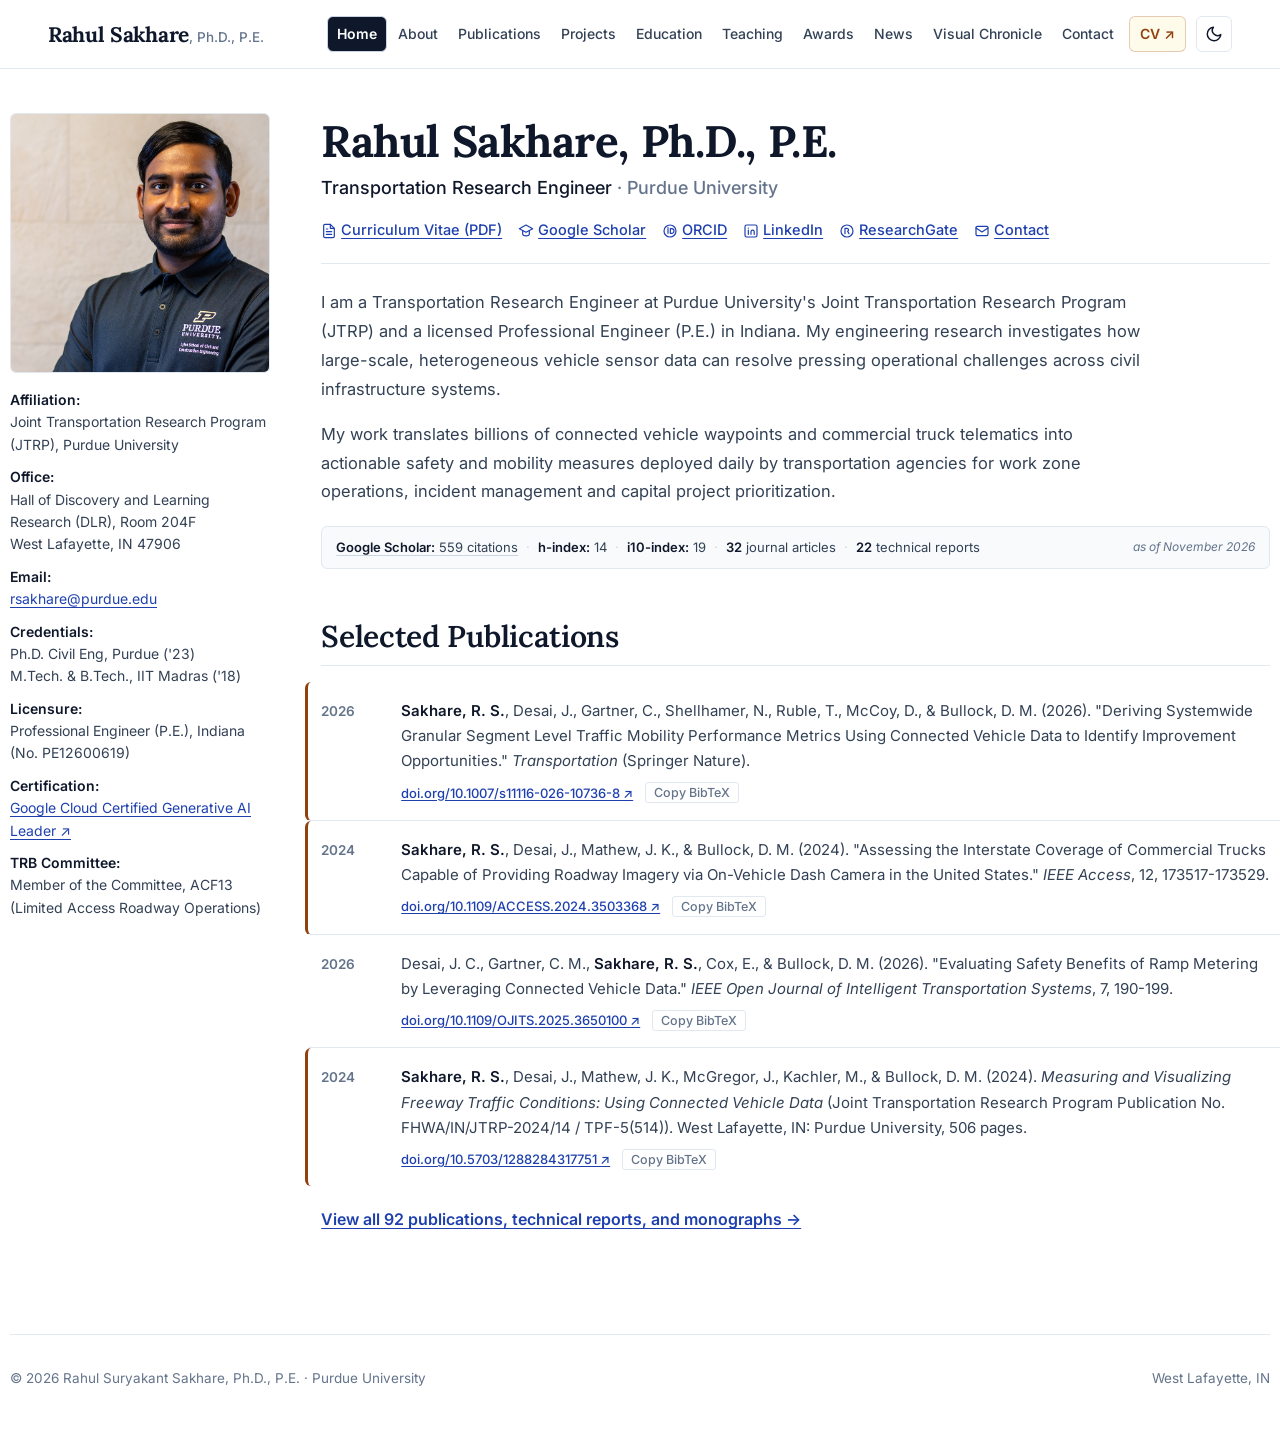
<file: index.html>
<!DOCTYPE html>
<html lang="en">
<head>
<!-- Google tag (gtag.js) -->
<script async src="https://www.googletagmanager.com/gtag/js?id=G-JX6RBVBKF6"></script>
<script>
  window.dataLayer = window.dataLayer || [];
  function gtag(){dataLayer.push(arguments);}
  gtag('js', new Date());

  gtag('config', 'G-JX6RBVBKF6');
</script>
<meta charset="utf-8">
<meta name="viewport" content="width=device-width, initial-scale=1.0">
<title>Rahul Sakhare, Ph.D., P.E. | Purdue University</title>
<meta name="description" content="Rahul Sakhare, Ph.D., P.E. — Transportation Research Engineer at Purdue University. Connected vehicle trajectory data, traffic operations, work zone safety, and cloud analytics.">
<link rel="canonical" href="https://rahul-sakhare.github.io/research/">
<meta name="google-site-verification" content="google368a88109246cfe6">

<!-- Open Graph / Social Sharing Meta Tags -->
<meta property="og:type" content="website">
<meta property="og:site_name" content="Rahul Sakhare, Ph.D., P.E. — Academic Research Profile">
<meta property="og:title" content="Rahul Sakhare, Ph.D., P.E. | Purdue University">
<meta property="og:description" content="Rahul Sakhare, Ph.D., P.E. — Transportation Research Engineer at Purdue University. Connected vehicle trajectory data, traffic operations, work zone safety, and cloud analytics.">
<meta property="og:url" content="https://rahul-sakhare.github.io/research/">
<meta property="og:image" content="https://rahul-sakhare.github.io/research/assets/img/sakhare_headshot.jpg">
<meta property="og:image:alt" content="Portrait photograph of Rahul Sakhare, Ph.D., P.E., Transportation Research Engineer at Purdue University">
<meta property="og:image:width" content="1080">
<meta property="og:image:height" content="720">

<!-- Twitter Card Meta Tags -->
<meta name="twitter:card" content="summary_large_image">
<meta name="twitter:title" content="Rahul Sakhare, Ph.D., P.E. | Purdue University">
<meta name="twitter:description" content="Rahul Sakhare, Ph.D., P.E. — Transportation Research Engineer at Purdue University. Connected vehicle trajectory data, traffic operations, work zone safety, and cloud analytics.">
<meta name="twitter:image" content="https://rahul-sakhare.github.io/research/assets/img/sakhare_headshot.jpg">
<meta name="twitter:image:alt" content="Portrait photograph of Rahul Sakhare, Ph.D., P.E., Transportation Research Engineer at Purdue University">

<link rel="preconnect" href="https://fonts.googleapis.com">
<link rel="preconnect" href="https://fonts.gstatic.com" crossorigin>
<link href="https://fonts.googleapis.com/css2?family=Lora:ital,wght@0,500;0,600;0,700;1,400;1,500&family=Inter:wght@400;500;600;700&display=swap" rel="stylesheet">
<link rel="stylesheet" href="styles.css?v=9.4">
<script>
(function(){
  var t = localStorage.getItem('theme');
  if (!t) {
    t = window.matchMedia('(prefers-color-scheme: dark)').matches ? 'dark' : 'light';
  }
  document.documentElement.setAttribute('data-theme', t);
})();
</script>
<script type="application/ld+json">
{
  "@context": "https://schema.org",
  "@graph": [
    {
      "@type": "Person",
      "@id": "https://rahul-sakhare.github.io/research/#person",
      "name": "Rahul Suryakant Sakhare",
      "alternateName": ["Rahul Sakhare", "Rahul S. Sakhare"],
      "honorificPrefix": "Dr.",
      "honorificSuffix": "Ph.D., P.E.",
      "jobTitle": "Transportation Research Engineer",
      "worksFor": {
        "@type": "EducationalOrganization",
        "name": "Purdue University",
        "url": "https://www.purdue.edu/"
      },
      "alumniOf": [
        {
          "@type": "EducationalOrganization",
          "name": "Purdue University",
          "url": "https://www.purdue.edu/"
        },
        {
          "@type": "EducationalOrganization",
          "name": "Indian Institute of Technology (IIT) Madras",
          "url": "https://www.iitm.ac.in/"
        }
      ],
      "url": "https://rahul-sakhare.github.io/research/",
      "image": "https://rahul-sakhare.github.io/research/assets/img/sakhare_headshot.jpg",
      "sameAs": [
        "https://scholar.google.com/citations?user=4crwCDoAAAAJ&hl=en",
        "https://orcid.org/0000-0001-7843-5707",
        "https://www.linkedin.com/in/rahulsakhare/",
        "https://www.researchgate.net/profile/Rahul-Suryakant-Sakhare",
        "https://github.com/rahul-sakhare"
      ]
    },
    {
      "@type": "WebSite",
      "@id": "https://rahul-sakhare.github.io/research/#website",
      "url": "https://rahul-sakhare.github.io/research/",
      "name": "Rahul Sakhare, Ph.D., P.E. — Academic Research Profile",
      "publisher": {
        "@id": "https://rahul-sakhare.github.io/research/#person"
      }
    }
  ]
}
</script>
</head>
<body class="home"><header class="site-head" id="site-head">
  <nav class="wrap nav" aria-label="Primary">
    <a class="brand" href="index.html">Rahul Sakhare<span class="creds">, Ph.D., P.E.</span></a>
    <div class="nav-right">
      <ul class="nav-links"><li><a href="index.html" class="active">Home</a></li><li><a href="about.html">About</a></li><li><a href="publications.html">Publications</a></li><li><a href="projects.html">Projects</a></li><li><a href="education.html">Education</a></li><li><a href="teaching.html">Teaching</a></li><li><a href="awards.html">Awards</a></li><li><a href="news.html">News</a></li><li><a href="gallery.html">Visual Chronicle</a></li><li><a href="contact.html">Contact</a></li><li><a class="cv" href="assets/Sakhare_CV.pdf" target="_blank" rel="noopener">CV ↗</a></li></ul>
      <button class="theme-toggle" id="theme-toggle" aria-label="Toggle dark theme" title="Toggle dark theme" type="button">
        <svg class="icon-sun" viewBox="0 0 24 24" fill="none" stroke="currentColor" stroke-width="2" stroke-linecap="round" stroke-linejoin="round" aria-hidden="true"><circle cx="12" cy="12" r="4"></circle><path d="M12 2v2M12 20v2M4.93 4.93l1.41 1.41M17.66 17.66l1.41 1.41M2 12h2M20 12h2M6.34 17.66l-1.41 1.41M19.07 4.93l-1.41 1.41"></path></svg>
        <svg class="icon-moon" viewBox="0 0 24 24" fill="none" stroke="currentColor" stroke-width="2" stroke-linecap="round" stroke-linejoin="round" aria-hidden="true"><path d="M21 12.79A9 9 0 1 1 11.21 3 7 7 0 0 0 21 12.79z"></path></svg>
      </button>
      <button class="nav-toggle" aria-label="Menu" aria-expanded="false" type="button">☰</button>
    </div>
  </nav>
</header>
<main>
  <section class="wrap profile-section">
    <div class="profile-grid">
      <!-- Left Column: Portrait & Academic Coordinates -->
      <aside class="profile-sidebar">
        <div class="profile-photo-frame">
          <img src="assets/img/sakhare_headshot.jpg" alt="Portrait photograph of Rahul Sakhare, Ph.D., P.E., Transportation Research Engineer at Purdue University in professional business attire" width="1080" height="720">
        </div>
        <div class="profile-sidebar-meta">
          <p><b>Affiliation:</b><br>Joint Transportation Research Program (JTRP), Purdue University</p>
          <p><b>Office:</b><br>Hall of Discovery and Learning Research (DLR), Room 204F<br>West Lafayette, IN 47906</p>
          <p><b>Email:</b><br><a href="mailto:rsakhare@purdue.edu">rsakhare@purdue.edu</a></p>
          <p><b>Credentials:</b><br>Ph.D. Civil Eng, Purdue ('23)<br>M.Tech. &amp; B.Tech., IIT Madras ('18)</p>
          <p><b>Licensure:</b><br>Professional Engineer (P.E.), Indiana (No. PE12600619)</p>
          <p><b>Certification:</b><br><a href="https://www.credly.com/badges/5c0f6fa1-c2d6-4c57-a6d4-d926aecd16b2/public_url" target="_blank" rel="noopener">Google Cloud Certified Generative AI Leader ↗</a></p>
          <p><b>TRB Committee:</b><br>Member of the Committee, ACF13 (Limited Access Roadway Operations)</p>
        </div>
      </aside>

      <!-- Right Column: Name, Title, Quick Links, Narrative Bio, and Highlights -->
      <div class="profile-main">
        <h1>Rahul Sakhare, Ph.D., P.E.</h1>
        <div class="profile-title">Transportation Research Engineer <span>· Purdue University</span></div>

        <!-- Academic Coordinates & Quick Profile Links -->
        <div class="profile-links">
          <a href="assets/Sakhare_CV.pdf" target="_blank" rel="noopener"><svg class="ico" viewBox="0 0 24 24"><path d="M14 2H6a2 2 0 0 0-2 2v16a2 2 0 0 0 2 2h12a2 2 0 0 0 2-2V8z"/><polyline points="14 2 14 8 20 8"/><line x1="16" y1="13" x2="8" y2="13"/><line x1="16" y1="17" x2="8" y2="17"/><polyline points="10 9 9 9 8 9"/></svg> Curriculum Vitae (PDF)</a>
          <a href="https://scholar.google.com/citations?user=4crwCDoAAAAJ&hl=en" target="_blank" rel="noopener"><svg class="ico" viewBox="0 0 24 24"><path d="M12 3 2 8.5l10 5.5 10-5.5z"/><path d="M7 11.5v5c0 1.5 2.2 2.8 5 2.8s5-1.3 5-2.8v-5"/></svg> Google Scholar</a>
          <a href="https://orcid.org/0000-0001-7843-5707" target="_blank" rel="noopener"><svg class="ico" viewBox="0 0 24 24"><circle cx="12" cy="12" r="9"/><path d="M9 8.5v7M9 6.7v.1M12.5 15.5v-7h2a3.5 3.5 0 0 1 0 7z"/></svg> ORCID</a>
          <a href="https://www.linkedin.com/in/rahulsakhare/" target="_blank" rel="noopener"><svg class="ico" viewBox="0 0 24 24"><rect x="3" y="3" width="18" height="18" rx="2.5"/><path d="M8 10.5V17M8 7.6v.1M12 17v-4a2.4 2.4 0 0 1 4.8 0v4"/></svg> LinkedIn</a>
          <a href="https://www.researchgate.net/profile/Rahul-Suryakant-Sakhare" target="_blank" rel="noopener"><svg class="ico" viewBox="0 0 24 24"><circle cx="12" cy="12" r="9"/><path d="M9 16V8h3a2.3 2.3 0 0 1 .9 4.4L15 16"/></svg> ResearchGate</a>
          <a href="mailto:rsakhare@purdue.edu"><svg class="ico" viewBox="0 0 24 24"><rect x="3" y="5" width="18" height="14" rx="2"/><path d="M3 7.5l9 6 9-6"/></svg> Contact</a>
        </div>

        <!-- Scholarly Biography Narrative -->
        <div class="profile-bio">
          <p>
            I am a Transportation Research Engineer at Purdue University's Joint Transportation Research Program (JTRP) and a licensed Professional Engineer (P.E.) in Indiana. My engineering research investigates how large-scale, heterogeneous vehicle sensor data can resolve pressing operational challenges across civil infrastructure systems.
          </p>
          <p>
            My work translates billions of connected vehicle waypoints and commercial truck telematics into actionable safety and mobility measures deployed daily by transportation agencies for work zone operations, incident management and capital project prioritization.
          </p>
        </div>

        <!-- Understated Scholarly Metrics Summary Bar -->
        <div class="metrics-summary-bar">
          <div class="metrics-items">
            <span><a href="https://scholar.google.com/citations?user=4crwCDoAAAAJ&amp;hl=en" target="_blank" rel="noopener" title="View Google Scholar Profile"><b>Google Scholar:</b> <span id="stat-cites" data-to="543">540+</span> citations</a></span>
            <span class="dot">·</span>
            <span><b>h-index:</b> <span id="stat-h" data-to="14">14</span></span>
            <span class="dot">·</span>
            <span><b>i10-index:</b> <span id="stat-i10" data-to="19">19</span></span>
            <span class="dot">·</span>
            <span><b><span id="stat-journal" data-to="32">32</span></b> journal articles</span>
            <span class="dot">·</span>
            <span><b><span id="stat-report" data-to="22">22</span></b> technical reports</span>
          </div>
          <span class="stat-asof" id="stat-asof">as of November 2026</span>
        </div>

        <!-- Selected Publications Preview -->
        <h2>Selected Publications</h2>
        <div class="pub-list">
          <div class="pub has-link is-first-author" data-url="https://doi.org/10.1007/s11116-026-10736-8" tabindex="0" role="link" title="Open publication in new tab">
            <div class="yr">2026</div>
            <div>
              <p class="cite"><b>Sakhare, R. S.</b>, Desai, J., Gartner, C., Shellhamer, N., Ruble, T., McCoy, D., &amp; Bullock, D. M. (2026). "Deriving Systemwide Granular Segment Level Traffic Mobility Performance Metrics Using Connected Vehicle Data to Identify Improvement Opportunities." <i>Transportation</i> (Springer Nature).</p>
              <div class="pub-actions">
                <a class="pub-doi" href="https://doi.org/10.1007/s11116-026-10736-8" target="_blank" rel="noopener">doi.org/10.1007/s11116-026-10736-8 ↗</a>
                <button class="btn-bib" data-bib="%40article%7Bsakhare2026transportation%2C%0A%20%20author%20%3D%20%7BSakhare%2C%20Rahul%20S.%20and%20Desai%2C%20Jash%20and%20Gartner%2C%20Chris%20and%20Shellhamer%2C%20Nathan%20and%20Ruble%2C%20Travis%20and%20McCoy%2C%20Dave%20and%20Bullock%2C%20Darcy%20M.%7D%2C%0A%20%20title%20%3D%20%7BDeriving%20Systemwide%20Granular%20Segment%20Level%20Traffic%20Mobility%20Performance%20Metrics%20Using%20Connected%20Vehicle%20Data%20to%20Identify%20Improvement%20Opportunities%7D%2C%0A%20%20journal%20%3D%20%7BTransportation%7D%2C%0A%20%20year%20%3D%20%7B2026%7D%2C%0A%20%20url%20%3D%20%7Bhttps%3A%2F%2Fdoi.org%2F10.1007%2Fs11116-026-10736-8%7D%0A%7D">Copy BibTeX</button>
              </div>
            </div>
          </div>

          <div class="pub has-link is-first-author" data-url="https://doi.org/10.1109/ACCESS.2024.3503368" tabindex="0" role="link" title="Open publication in new tab">
            <div class="yr">2024</div>
            <div>
              <p class="cite"><b>Sakhare, R. S.</b>, Desai, J., Mathew, J. K., &amp; Bullock, D. M. (2024). "Assessing the Interstate Coverage of Commercial Trucks Capable of Providing Roadway Imagery via On-Vehicle Dash Camera in the United States." <i>IEEE Access</i>, 12, 173517-173529.</p>
              <div class="pub-actions">
                <a class="pub-doi" href="https://doi.org/10.1109/ACCESS.2024.3503368" target="_blank" rel="noopener">doi.org/10.1109/ACCESS.2024.3503368 ↗</a>
                <button class="btn-bib" data-bib="%40article%7Bsakhare2024assessing%2C%0A%20%20author%20%3D%20%7BSakhare%2C%20Rahul%20S.%20and%20Desai%2C%20Jash%20and%20Mathew%2C%20Jijo%20K.%20and%20Bullock%2C%20Darcy%20M.%7D%2C%0A%20%20title%20%3D%20%7BAssessing%20the%20Interstate%20Coverage%20of%20Commercial%20Trucks%20Capable%20of%20Providing%20Roadway%20Imagery%20via%20On-Vehicle%20Dash%20Camera%20in%20the%20United%20States%7D%2C%0A%20%20journal%20%3D%20%7BIEEE%20Access%7D%2C%0A%20%20year%20%3D%20%7B2024%7D%2C%0A%20%20volume%20%3D%20%7B12%7D%2C%0A%20%20pages%20%3D%20%7B173517--173529%7D%2C%0A%20%20url%20%3D%20%7Bhttps%3A%2F%2Fdoi.org%2F10.1109%2FACCESS.2024.3503368%7D%0A%7D">Copy BibTeX</button>
              </div>
            </div>
          </div>

          <div class="pub has-link" data-url="https://doi.org/10.1109/OJITS.2025.3650100" tabindex="0" role="link" title="Open publication in new tab">
            <div class="yr">2026</div>
            <div>
              <p class="cite">Desai, J. C., Gartner, C. M., <b>Sakhare, R. S.</b>, Cox, E., &amp; Bullock, D. M. (2026). "Evaluating Safety Benefits of Ramp Metering by Leveraging Connected Vehicle Data." <i>IEEE Open Journal of Intelligent Transportation Systems</i>, 7, 190-199.</p>
              <div class="pub-actions">
                <a class="pub-doi" href="https://doi.org/10.1109/OJITS.2025.3650100" target="_blank" rel="noopener">doi.org/10.1109/OJITS.2025.3650100 ↗</a>
                <button class="btn-bib" data-bib="%40article%7Bdesai2026ojits%2C%0A%20%20author%20%3D%20%7BDesai%2C%20Jairaj%20C.%20and%20Gartner%2C%20Christopher%20M.%20and%20Sakhare%2C%20Rahul%20S.%20and%20Cox%2C%20Edward%20and%20Bullock%2C%20Darcy%20M.%7D%2C%0A%20%20title%20%3D%20%7BEvaluating%20Safety%20Benefits%20of%20Ramp%20Metering%20by%20Leveraging%20Connected%20Vehicle%20Data%7D%2C%0A%20%20journal%20%3D%20%7BIEEE%20Open%20Journal%20of%20Intelligent%20Transportation%20Systems%7D%2C%0A%20%20year%20%3D%20%7B2026%7D%2C%0A%20%20volume%20%3D%20%7B7%7D%2C%0A%20%20pages%20%3D%20%7B190--199%7D%2C%0A%20%20url%20%3D%20%7Bhttps%3A%2F%2Fdoi.org%2F10.1109%2FOJITS.2025.3650100%7D%0A%7D">Copy BibTeX</button>
              </div>
            </div>
          </div>

          <div class="pub has-link is-first-author" data-url="https://doi.org/10.5703/1288284317751" tabindex="0" role="link" title="Open publication in new tab">
            <div class="yr">2024</div>
            <div>
              <p class="cite"><b>Sakhare, R. S.</b>, Desai, J., Mathew, J. K., McGregor, J., Kachler, M., &amp; Bullock, D. M. (2024). <i>Measuring and Visualizing Freeway Traffic Conditions: Using Connected Vehicle Data</i> (Joint Transportation Research Program Publication No. FHWA/IN/JTRP-2024/14 / TPF-5(514)). West Lafayette, IN: Purdue University, 506 pages.</p>
              <div class="pub-actions">
                <a class="pub-doi" href="https://doi.org/10.5703/1288284317751" target="_blank" rel="noopener">doi.org/10.5703/1288284317751 ↗</a>
                <button class="btn-bib" data-bib="%40book%7Bsakhare2024measuring%2C%0A%20%20author%20%3D%20%7BSakhare%2C%20Rahul%20S.%20and%20Desai%2C%20Jash%20and%20Mathew%2C%20Jijo%20K.%20and%20McGregor%2C%20Joshua%20and%20Kachler%2C%20Michelle%20and%20Bullock%2C%20Darcy%20M.%7D%2C%0A%20%20title%20%3D%20%7BMeasuring%20and%20Visualizing%20Freeway%20Traffic%20Conditions%3A%20Using%20Connected%20Vehicle%20Data%7D%2C%0A%20%20publisher%20%3D%20%7BPurdue%20University%7D%2C%0A%20%20series%20%3D%20%7BJoint%20Transportation%20Research%20Program%20Publication%20No.%20FHWA%2FIN%2FJTRP-2024%2F14%7D%2C%0A%20%20year%20%3D%20%7B2024%7D%2C%0A%20%20url%20%3D%20%7Bhttps%3A%2F%2Fdoi.org%2F10.5703%2F1288284317751%7D%0A%7D">Copy BibTeX</button>
              </div>
            </div>
          </div>
        </div>

        <p style="margin-top:20px">
          <a href="publications.html" style="font-weight:600">View all 92 publications, technical reports, and monographs →</a>
        </p>
      </div>
    </div>
  </section>
</main>
<footer class="wrap site-foot">
  <span>© 2026 Rahul Suryakant Sakhare, Ph.D., P.E. · Purdue University</span>
  <span>West Lafayette, IN</span>
</footer>
<script src="pubs-data.js"></script>
<script src="script.js?v=9.2"></script>
</body>
</html>
</file>
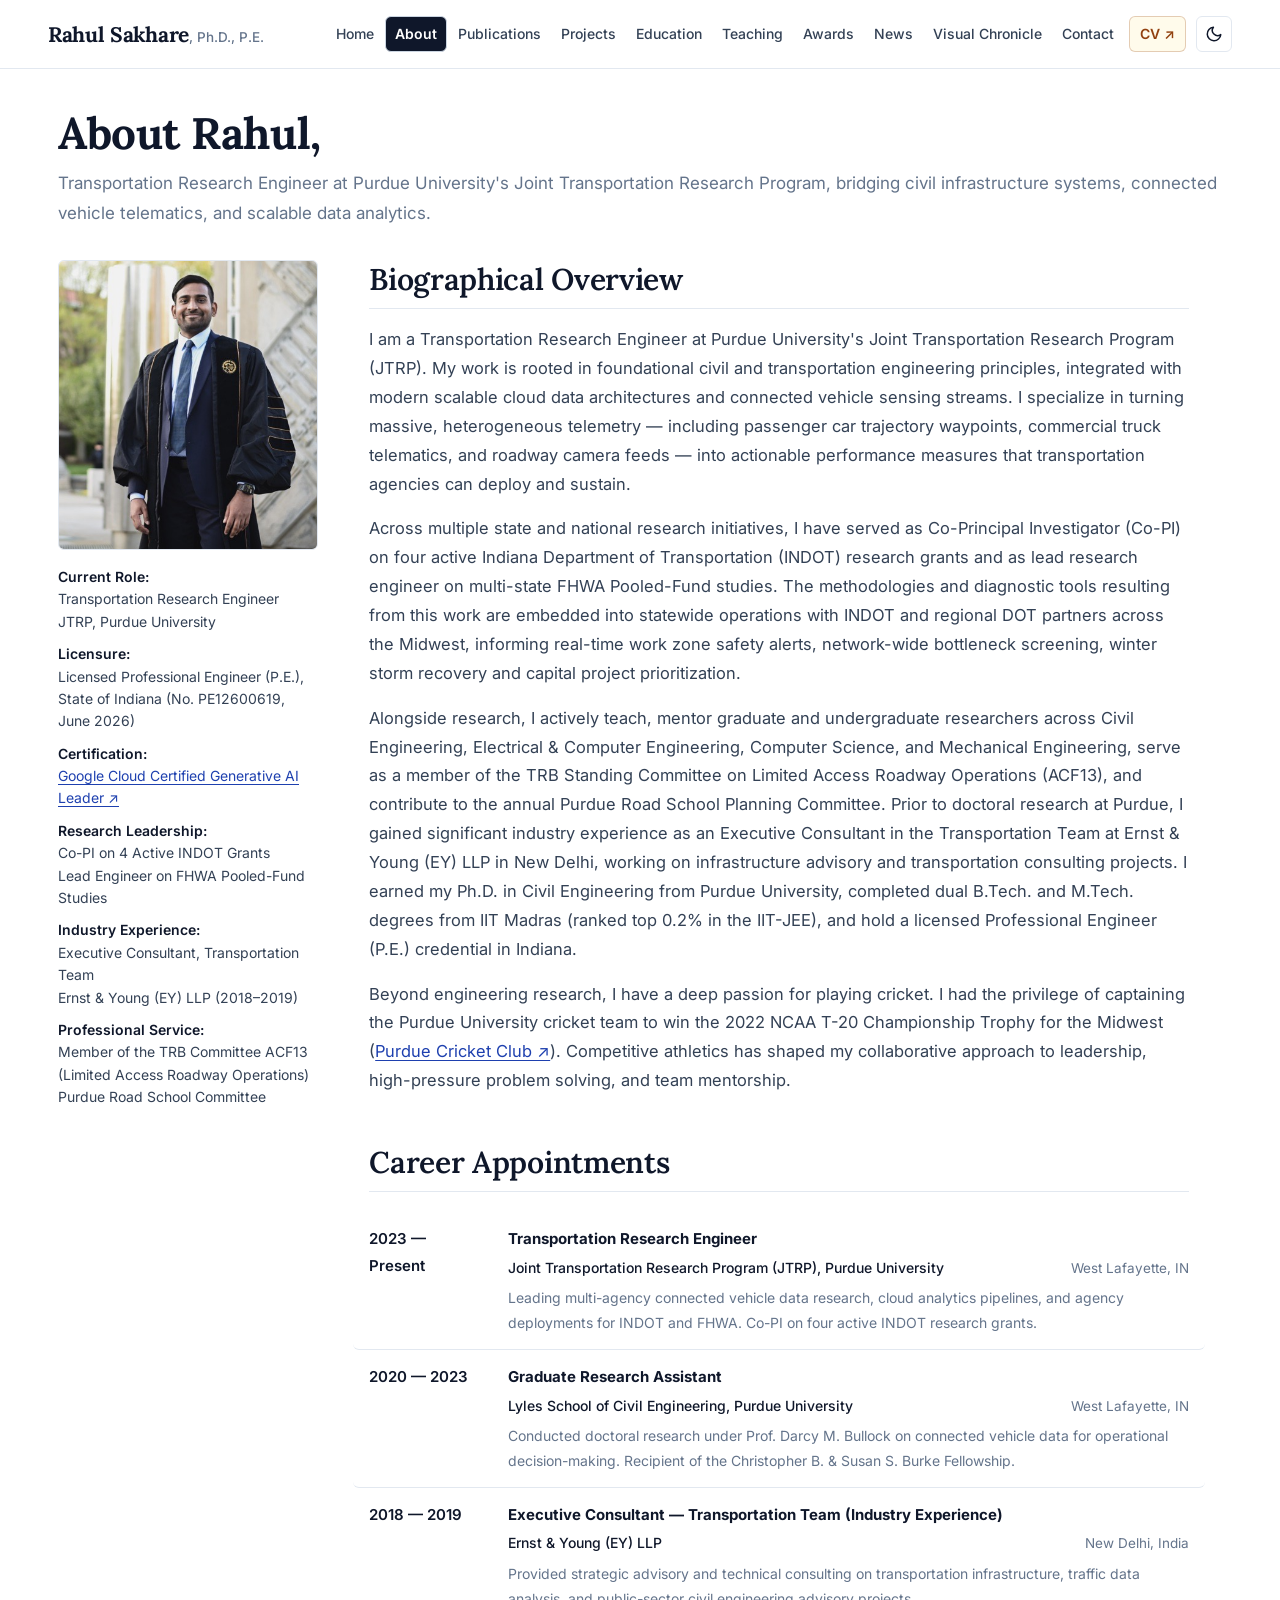
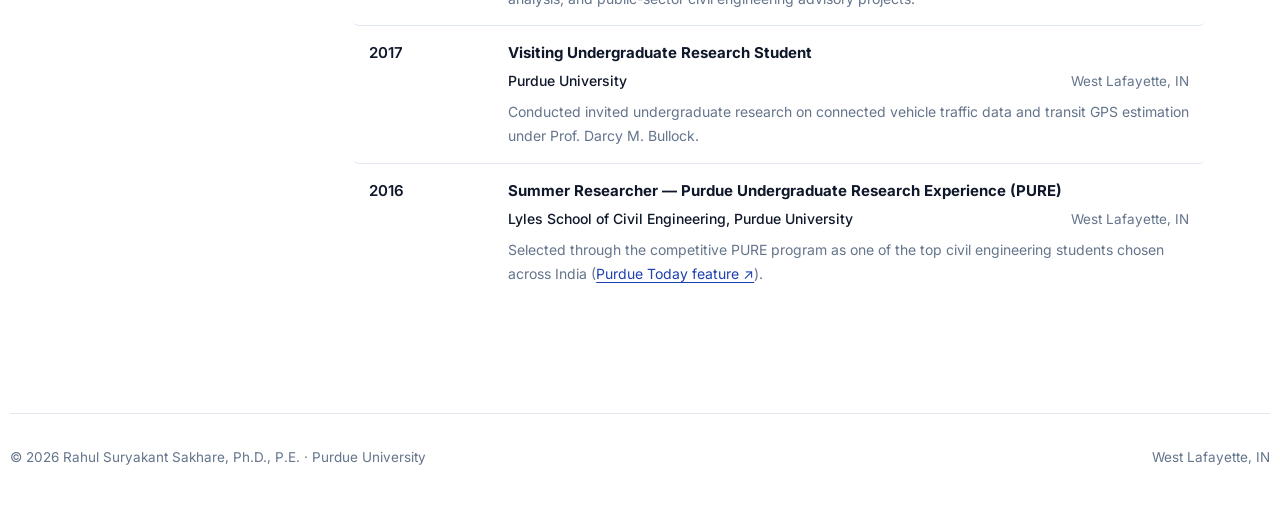
<file: about.html>
<!DOCTYPE html>
<html lang="en">
<head>
<!-- Google tag (gtag.js) -->
<script async src="https://www.googletagmanager.com/gtag/js?id=G-JX6RBVBKF6"></script>
<script>
  window.dataLayer = window.dataLayer || [];
  function gtag(){dataLayer.push(arguments);}
  gtag('js', new Date());

  gtag('config', 'G-JX6RBVBKF6');
</script>
<meta charset="utf-8">
<meta name="viewport" content="width=device-width, initial-scale=1.0">
<title>About | Rahul Sakhare, Ph.D., P.E.</title>
<meta name="description" content="Biographical background, academic appointments, and research trajectory of Rahul Sakhare, Ph.D., P.E., Purdue University.">
<link rel="canonical" href="https://rahul-sakhare.github.io/research/about.html">
<meta name="google-site-verification" content="google368a88109246cfe6">

<!-- Open Graph / Social Sharing Meta Tags -->
<meta property="og:type" content="website">
<meta property="og:site_name" content="Rahul Sakhare, Ph.D., P.E. — Academic Research Profile">
<meta property="og:title" content="About | Rahul Sakhare, Ph.D., P.E.">
<meta property="og:description" content="Biographical background, academic appointments, and research trajectory of Rahul Sakhare, Ph.D., P.E., Purdue University.">
<meta property="og:url" content="https://rahul-sakhare.github.io/research/about.html">
<meta property="og:image" content="https://rahul-sakhare.github.io/research/assets/img/sakhare_headshot.jpg">
<meta property="og:image:alt" content="Portrait photograph of Rahul Sakhare, Ph.D., P.E., Transportation Research Engineer at Purdue University">
<meta property="og:image:width" content="1080">
<meta property="og:image:height" content="720">

<!-- Twitter Card Meta Tags -->
<meta name="twitter:card" content="summary_large_image">
<meta name="twitter:title" content="About | Rahul Sakhare, Ph.D., P.E.">
<meta name="twitter:description" content="Biographical background, academic appointments, and research trajectory of Rahul Sakhare, Ph.D., P.E., Purdue University.">
<meta name="twitter:image" content="https://rahul-sakhare.github.io/research/assets/img/sakhare_headshot.jpg">
<meta name="twitter:image:alt" content="Portrait photograph of Rahul Sakhare, Ph.D., P.E., Transportation Research Engineer at Purdue University">

<link rel="preconnect" href="https://fonts.googleapis.com">
<link rel="preconnect" href="https://fonts.gstatic.com" crossorigin>
<link href="https://fonts.googleapis.com/css2?family=Lora:ital,wght@0,500;0,600;0,700;1,400;1,500&family=Inter:wght@400;500;600;700&display=swap" rel="stylesheet">
<link rel="stylesheet" href="styles.css?v=9.4">
<script>
(function(){
  var t = localStorage.getItem('theme');
  if (!t) {
    t = window.matchMedia('(prefers-color-scheme: dark)').matches ? 'dark' : 'light';
  }
  document.documentElement.setAttribute('data-theme', t);
})();
</script>
<script type="application/ld+json">
{
  "@context": "https://schema.org",
  "@graph": [
    {
      "@type": "Person",
      "@id": "https://rahul-sakhare.github.io/research/#person",
      "name": "Rahul Suryakant Sakhare",
      "alternateName": ["Rahul Sakhare", "Rahul S. Sakhare"],
      "honorificPrefix": "Dr.",
      "honorificSuffix": "Ph.D., P.E.",
      "jobTitle": "Transportation Research Engineer",
      "worksFor": {
        "@type": "EducationalOrganization",
        "name": "Purdue University",
        "url": "https://www.purdue.edu/"
      },
      "alumniOf": [
        {
          "@type": "EducationalOrganization",
          "name": "Purdue University",
          "url": "https://www.purdue.edu/"
        },
        {
          "@type": "EducationalOrganization",
          "name": "Indian Institute of Technology (IIT) Madras",
          "url": "https://www.iitm.ac.in/"
        }
      ],
      "url": "https://rahul-sakhare.github.io/research/",
      "image": "https://rahul-sakhare.github.io/research/assets/img/sakhare_headshot.jpg",
      "sameAs": [
        "https://scholar.google.com/citations?user=4crwCDoAAAAJ&hl=en",
        "https://orcid.org/0000-0001-7843-5707",
        "https://www.linkedin.com/in/rahulsakhare/",
        "https://www.researchgate.net/profile/Rahul-Suryakant-Sakhare",
        "https://github.com/rahul-sakhare"
      ]
    },
    {
      "@type": "WebSite",
      "@id": "https://rahul-sakhare.github.io/research/#website",
      "url": "https://rahul-sakhare.github.io/research/",
      "name": "Rahul Sakhare, Ph.D., P.E. — Academic Research Profile",
      "publisher": {
        "@id": "https://rahul-sakhare.github.io/research/#person"
      }
    }
  ]
}
</script>
</head>
<body class="sub"><header class="site-head" id="site-head">
  <nav class="wrap nav" aria-label="Primary">
    <a class="brand" href="index.html">Rahul Sakhare<span class="creds">, Ph.D., P.E.</span></a>
    <div class="nav-right">
      <ul class="nav-links"><li><a href="index.html">Home</a></li><li><a href="about.html" class="active">About</a></li><li><a href="publications.html">Publications</a></li><li><a href="projects.html">Projects</a></li><li><a href="education.html">Education</a></li><li><a href="teaching.html">Teaching</a></li><li><a href="awards.html">Awards</a></li><li><a href="news.html">News</a></li><li><a href="gallery.html">Visual Chronicle</a></li><li><a href="contact.html">Contact</a></li><li><a class="cv" href="assets/Sakhare_CV.pdf" target="_blank" rel="noopener">CV ↗</a></li></ul>
      <button class="theme-toggle" id="theme-toggle" aria-label="Toggle dark theme" title="Toggle dark theme" type="button">
        <svg class="icon-sun" viewBox="0 0 24 24" fill="none" stroke="currentColor" stroke-width="2" stroke-linecap="round" stroke-linejoin="round" aria-hidden="true"><circle cx="12" cy="12" r="4"></circle><path d="M12 2v2M12 20v2M4.93 4.93l1.41 1.41M17.66 17.66l1.41 1.41M2 12h2M20 12h2M6.34 17.66l-1.41 1.41M19.07 4.93l-1.41 1.41"></path></svg>
        <svg class="icon-moon" viewBox="0 0 24 24" fill="none" stroke="currentColor" stroke-width="2" stroke-linecap="round" stroke-linejoin="round" aria-hidden="true"><path d="M21 12.79A9 9 0 1 1 11.21 3 7 7 0 0 0 21 12.79z"></path></svg>
      </button>
      <button class="nav-toggle" aria-label="Menu" aria-expanded="false" type="button">☰</button>
    </div>
  </nav>
</header>
<main>
  <section class="wrap" style="padding-top:36px">
    <h1>About Rahul,</h1>
    <p style="font-size:17px;color:var(--ink-muted);margin-bottom:32px">
      Transportation Research Engineer at Purdue University's Joint Transportation Research Program, bridging civil infrastructure systems, connected vehicle telematics, and scalable data analytics.
    </p>

    <div class="profile-grid">
      <aside class="profile-sidebar">
        <div class="profile-photo-frame portrait-frame">
          <img src="assets/img/sakhare_about.png" alt="Portrait photograph of Dr. Rahul Sakhare in Purdue University doctoral academic regalia (black gown and doctoral hood)" width="422" height="471">
        </div>
        <div class="profile-sidebar-meta">
          <p><b>Current Role:</b><br>Transportation Research Engineer<br>JTRP, Purdue University</p>
          <p><b>Licensure:</b><br>Licensed Professional Engineer (P.E.), State of Indiana (No. PE12600619, June 2026)</p>
          <p><b>Certification:</b><br><a href="https://www.credly.com/badges/5c0f6fa1-c2d6-4c57-a6d4-d926aecd16b2/public_url" target="_blank" rel="noopener">Google Cloud Certified Generative AI Leader ↗</a></p>
          <p><b>Research Leadership:</b><br>Co-PI on 4 Active INDOT Grants<br>Lead Engineer on FHWA Pooled-Fund Studies</p>
          <p><b>Industry Experience:</b><br>Executive Consultant, Transportation Team<br>Ernst &amp; Young (EY) LLP (2018–2019)</p>
          <p><b>Professional Service:</b><br>Member of the TRB Committee ACF13 (Limited Access Roadway Operations)<br>Purdue Road School Committee</p>
        </div>
      </aside>

      <div class="profile-bio">
        <h2>Biographical Overview</h2>
        <p>
          I am a Transportation Research Engineer at Purdue University's Joint Transportation Research Program (JTRP). My work is rooted in foundational civil and transportation engineering principles, integrated with modern scalable cloud data architectures and connected vehicle sensing streams. I specialize in turning massive, heterogeneous telemetry — including passenger car trajectory waypoints, commercial truck telematics, and roadway camera feeds — into actionable performance measures that transportation agencies can deploy and sustain.
        </p>
        <p>
          Across multiple state and national research initiatives, I have served as Co-Principal Investigator (Co-PI) on four active Indiana Department of Transportation (INDOT) research grants and as lead research engineer on multi-state FHWA Pooled-Fund studies. The methodologies and diagnostic tools resulting from this work are embedded into statewide operations with INDOT and regional DOT partners across the Midwest, informing real-time work zone safety alerts, network-wide bottleneck screening, winter storm recovery and capital project prioritization.
        </p>
        <p>
          Alongside research, I actively teach, mentor graduate and undergraduate researchers across Civil Engineering, Electrical &amp; Computer Engineering, Computer Science, and Mechanical Engineering, serve as a member of the TRB Standing Committee on Limited Access Roadway Operations (ACF13), and contribute to the annual Purdue Road School Planning Committee. Prior to doctoral research at Purdue, I gained significant industry experience as an Executive Consultant in the Transportation Team at Ernst &amp; Young (EY) LLP in New Delhi, working on infrastructure advisory and transportation consulting projects. I earned my Ph.D. in Civil Engineering from Purdue University, completed dual B.Tech. and M.Tech. degrees from IIT Madras (ranked top 0.2% in the IIT-JEE), and hold a licensed Professional Engineer (P.E.) credential in Indiana.
        </p>
        <p>
          Beyond engineering research, I have a deep passion for playing cricket. I had the privilege of captaining the Purdue University cricket team to win the 2022 NCAA T-20 Championship Trophy for the Midwest (<a href="https://www.purduecricket.com/" target="_blank" rel="noopener">Purdue Cricket Club ↗</a>). Competitive athletics has shaped my collaborative approach to leadership, high-pressure problem solving, and team mentorship.
        </p>

        <h2>Career Appointments</h2>
        <ul class="award-list">
          <li class="award-item">
            <span class="award-yr">2023 — Present</span>
            <div class="award-desc">
              <b>Transportation Research Engineer</b>
              <div class="appt-inst">
                <span class="inst-name">Joint Transportation Research Program (JTRP), Purdue University</span>
                <span class="loc">West Lafayette, IN</span>
              </div>
              <span>Leading multi-agency connected vehicle data research, cloud analytics pipelines, and agency deployments for INDOT and FHWA. Co-PI on four active INDOT research grants.</span>
            </div>
          </li>
          <li class="award-item">
            <span class="award-yr">2020 — 2023</span>
            <div class="award-desc">
              <b>Graduate Research Assistant</b>
              <div class="appt-inst">
                <span class="inst-name">Lyles School of Civil Engineering, Purdue University</span>
                <span class="loc">West Lafayette, IN</span>
              </div>
              <span>Conducted doctoral research under Prof. Darcy M. Bullock on connected vehicle data for operational decision-making. Recipient of the Christopher B. &amp; Susan S. Burke Fellowship.</span>
            </div>
          </li>
          <li class="award-item">
            <span class="award-yr">2018 — 2019</span>
            <div class="award-desc">
              <b>Executive Consultant — Transportation Team (Industry Experience)</b>
              <div class="appt-inst">
                <span class="inst-name">Ernst &amp; Young (EY) LLP</span>
                <span class="loc">New Delhi, India</span>
              </div>
              <span>Provided strategic advisory and technical consulting on transportation infrastructure, traffic data analysis, and public-sector civil engineering advisory projects.</span>
            </div>
          </li>
          <li class="award-item">
            <span class="award-yr">2017</span>
            <div class="award-desc">
              <b>Visiting Undergraduate Research Student</b>
              <div class="appt-inst">
                <span class="inst-name">Purdue University</span>
                <span class="loc">West Lafayette, IN</span>
              </div>
              <span>Conducted invited undergraduate research on connected vehicle traffic data and transit GPS estimation under Prof. Darcy M. Bullock.</span>
            </div>
          </li>
          <li class="award-item">
            <span class="award-yr">2016</span>
            <div class="award-desc">
              <b>Summer Researcher — Purdue Undergraduate Research Experience (PURE)</b>
              <div class="appt-inst">
                <span class="inst-name">Lyles School of Civil Engineering, Purdue University</span>
                <span class="loc">West Lafayette, IN</span>
              </div>
              <span>Selected through the competitive PURE program as one of the top civil engineering students chosen across India (<a href="https://www.purdue.edu/newsroom/archive/purduetoday/releases/2016/Q3/undergraduate-research-experience-for-indian-institute-of-technology-students-addresses-grand-challenges.html" target="_blank" rel="noopener">Purdue Today feature ↗</a>).</span>
            </div>
          </li>
        </ul>
      </div>
    </div>
  </section>
</main>
<footer class="wrap site-foot">
  <span>© 2026 Rahul Suryakant Sakhare, Ph.D., P.E. · Purdue University</span>
  <span>West Lafayette, IN</span>
</footer>
<script src="script.js?v=9.2"></script>
</body>
</html>
</file>
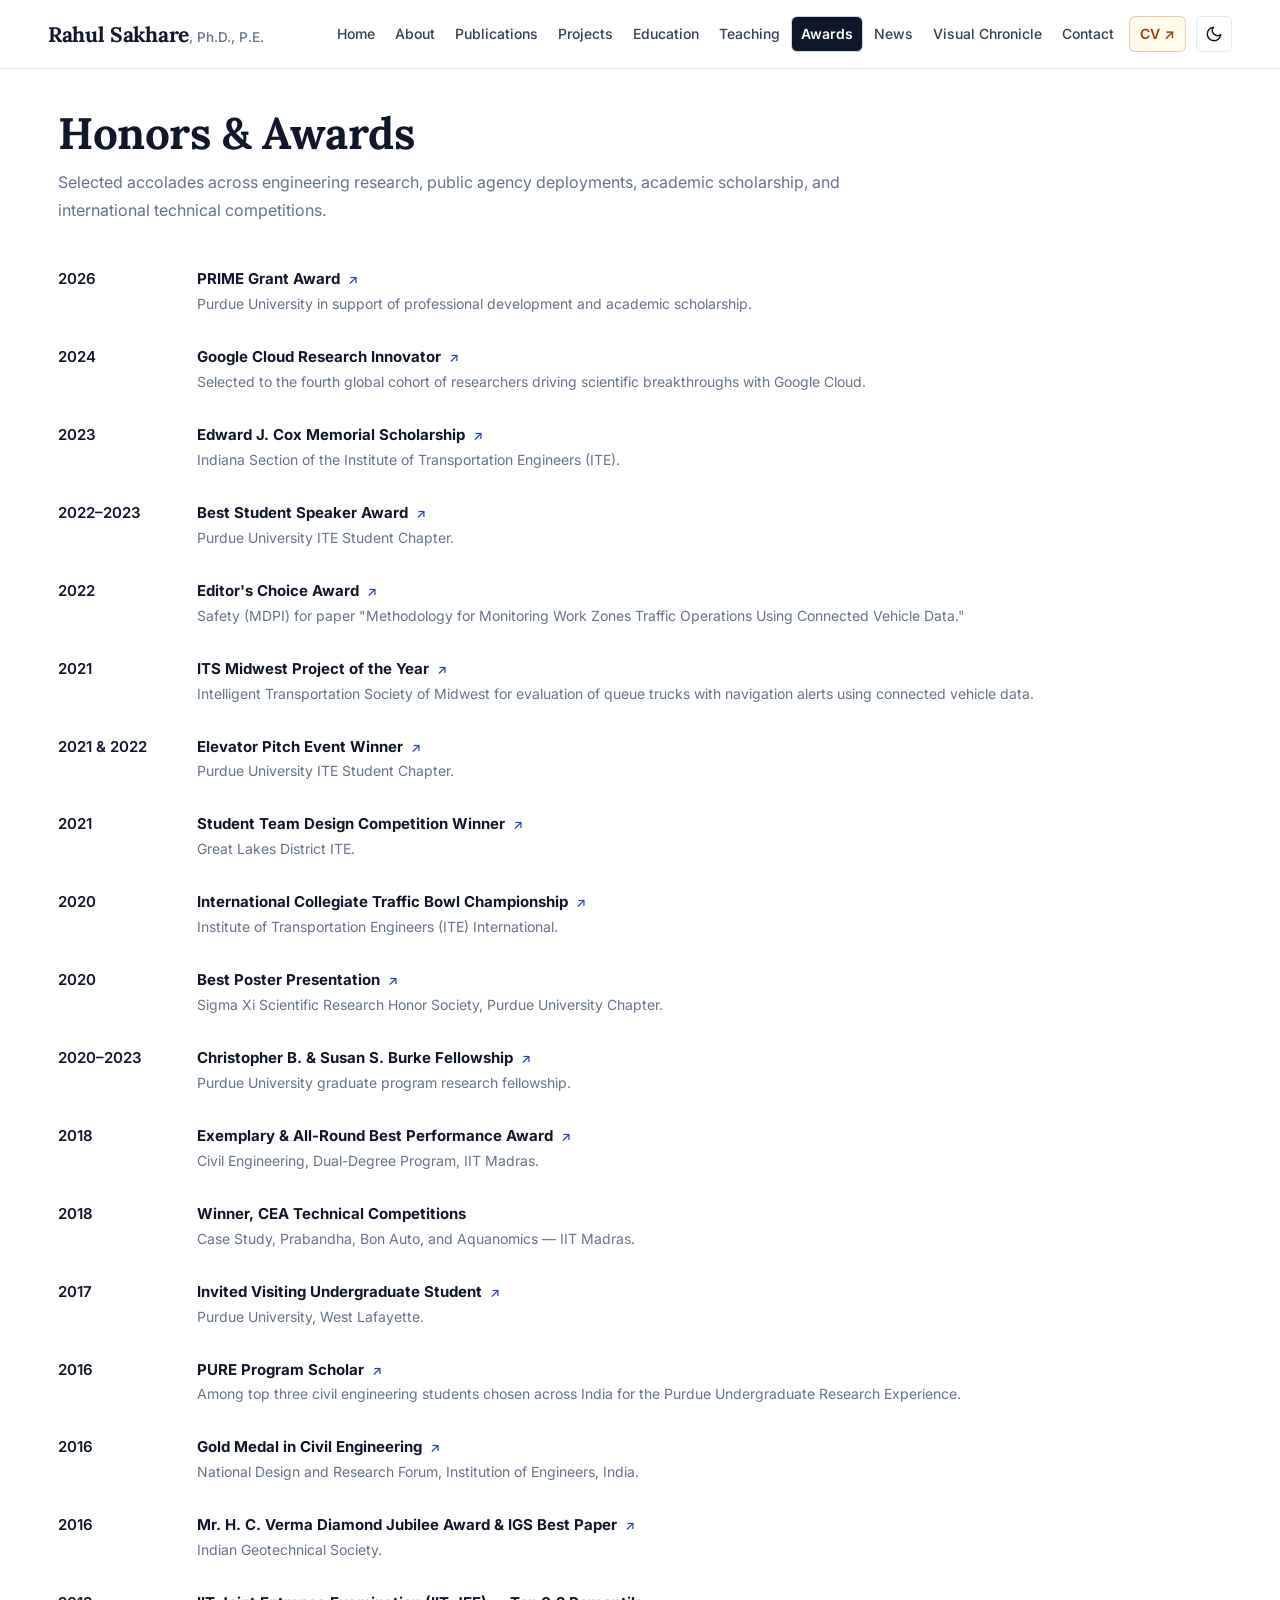
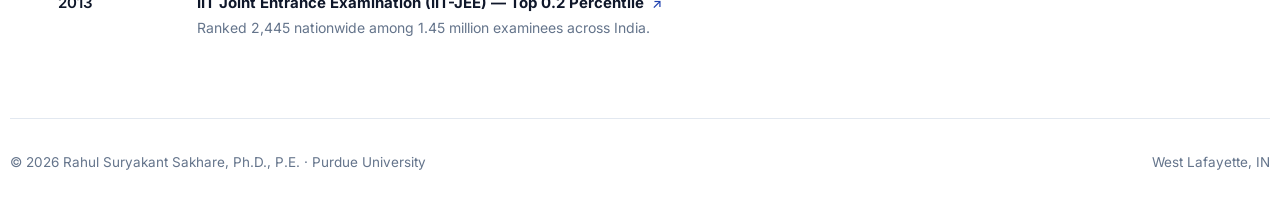
<file: awards.html>
<!DOCTYPE html>
<html lang="en">
<head>
<!-- Google tag (gtag.js) -->
<script async src="https://www.googletagmanager.com/gtag/js?id=G-JX6RBVBKF6"></script>
<script>
  window.dataLayer = window.dataLayer || [];
  function gtag(){dataLayer.push(arguments);}
  gtag('js', new Date());

  gtag('config', 'G-JX6RBVBKF6');
</script>
<meta charset="utf-8">
<meta name="viewport" content="width=device-width, initial-scale=1.0">
<title>Honors & Awards | Rahul Sakhare, Ph.D., P.E.</title>
<meta name="description" content="Academic, professional, and research accolades of Rahul Sakhare, Ph.D., P.E.">
<link rel="canonical" href="https://rahul-sakhare.github.io/research/awards.html">
<meta name="google-site-verification" content="google368a88109246cfe6">

<!-- Open Graph / Social Sharing Meta Tags -->
<meta property="og:type" content="website">
<meta property="og:site_name" content="Rahul Sakhare, Ph.D., P.E. — Academic Research Profile">
<meta property="og:title" content="Honors & Awards | Rahul Sakhare, Ph.D., P.E.">
<meta property="og:description" content="Academic, professional, and research accolades of Rahul Sakhare, Ph.D., P.E.">
<meta property="og:url" content="https://rahul-sakhare.github.io/research/awards.html">
<meta property="og:image" content="https://rahul-sakhare.github.io/research/assets/img/sakhare_headshot.jpg">
<meta property="og:image:alt" content="Portrait photograph of Rahul Sakhare, Ph.D., P.E., Transportation Research Engineer at Purdue University">
<meta property="og:image:width" content="1080">
<meta property="og:image:height" content="720">

<!-- Twitter Card Meta Tags -->
<meta name="twitter:card" content="summary_large_image">
<meta name="twitter:title" content="Honors & Awards | Rahul Sakhare, Ph.D., P.E.">
<meta name="twitter:description" content="Academic, professional, and research accolades of Rahul Sakhare, Ph.D., P.E.">
<meta name="twitter:image" content="https://rahul-sakhare.github.io/research/assets/img/sakhare_headshot.jpg">
<meta name="twitter:image:alt" content="Portrait photograph of Rahul Sakhare, Ph.D., P.E., Transportation Research Engineer at Purdue University">

<link rel="preconnect" href="https://fonts.googleapis.com">
<link rel="preconnect" href="https://fonts.gstatic.com" crossorigin>
<link href="https://fonts.googleapis.com/css2?family=Lora:ital,wght@0,500;0,600;0,700;1,400;1,500&family=Inter:wght@400;500;600;700&display=swap" rel="stylesheet">
<link rel="stylesheet" href="styles.css?v=9.4">
<script>
(function(){
  var t = localStorage.getItem('theme');
  if (!t) {
    t = window.matchMedia('(prefers-color-scheme: dark)').matches ? 'dark' : 'light';
  }
  document.documentElement.setAttribute('data-theme', t);
})();
</script>
<script type="application/ld+json">
{
  "@context": "https://schema.org",
  "@graph": [
    {
      "@type": "Person",
      "@id": "https://rahul-sakhare.github.io/research/#person",
      "name": "Rahul Suryakant Sakhare",
      "alternateName": ["Rahul Sakhare", "Rahul S. Sakhare"],
      "honorificPrefix": "Dr.",
      "honorificSuffix": "Ph.D., P.E.",
      "jobTitle": "Transportation Research Engineer",
      "worksFor": {
        "@type": "EducationalOrganization",
        "name": "Purdue University",
        "url": "https://www.purdue.edu/"
      },
      "alumniOf": [
        {
          "@type": "EducationalOrganization",
          "name": "Purdue University",
          "url": "https://www.purdue.edu/"
        },
        {
          "@type": "EducationalOrganization",
          "name": "Indian Institute of Technology (IIT) Madras",
          "url": "https://www.iitm.ac.in/"
        }
      ],
      "url": "https://rahul-sakhare.github.io/research/",
      "image": "https://rahul-sakhare.github.io/research/assets/img/sakhare_headshot.jpg",
      "sameAs": [
        "https://scholar.google.com/citations?user=4crwCDoAAAAJ&hl=en",
        "https://orcid.org/0000-0001-7843-5707",
        "https://www.linkedin.com/in/rahulsakhare/",
        "https://www.researchgate.net/profile/Rahul-Suryakant-Sakhare",
        "https://github.com/rahul-sakhare"
      ]
    },
    {
      "@type": "WebSite",
      "@id": "https://rahul-sakhare.github.io/research/#website",
      "url": "https://rahul-sakhare.github.io/research/",
      "name": "Rahul Sakhare, Ph.D., P.E. — Academic Research Profile",
      "publisher": {
        "@id": "https://rahul-sakhare.github.io/research/#person"
      }
    }
  ]
}
</script>
</head>
<body class="sub"><header class="site-head" id="site-head">
  <nav class="wrap nav" aria-label="Primary">
    <a class="brand" href="index.html">Rahul Sakhare<span class="creds">, Ph.D., P.E.</span></a>
    <div class="nav-right">
      <ul class="nav-links"><li><a href="index.html">Home</a></li><li><a href="about.html">About</a></li><li><a href="publications.html">Publications</a></li><li><a href="projects.html">Projects</a></li><li><a href="education.html">Education</a></li><li><a href="teaching.html">Teaching</a></li><li><a href="awards.html" class="active">Awards</a></li><li><a href="news.html">News</a></li><li><a href="gallery.html">Visual Chronicle</a></li><li><a href="contact.html">Contact</a></li><li><a class="cv" href="assets/Sakhare_CV.pdf" target="_blank" rel="noopener">CV ↗</a></li></ul>
      <button class="theme-toggle" id="theme-toggle" aria-label="Toggle dark theme" title="Toggle dark theme" type="button">
        <svg class="icon-sun" viewBox="0 0 24 24" fill="none" stroke="currentColor" stroke-width="2" stroke-linecap="round" stroke-linejoin="round" aria-hidden="true"><circle cx="12" cy="12" r="4"></circle><path d="M12 2v2M12 20v2M4.93 4.93l1.41 1.41M17.66 17.66l1.41 1.41M2 12h2M20 12h2M6.34 17.66l-1.41 1.41M19.07 4.93l-1.41 1.41"></path></svg>
        <svg class="icon-moon" viewBox="0 0 24 24" fill="none" stroke="currentColor" stroke-width="2" stroke-linecap="round" stroke-linejoin="round" aria-hidden="true"><path d="M21 12.79A9 9 0 1 1 11.21 3 7 7 0 0 0 21 12.79z"></path></svg>
      </button>
      <button class="nav-toggle" aria-label="Menu" aria-expanded="false" type="button">☰</button>
    </div>
  </nav>
</header>
<main>
  <section class="wrap" style="padding-top:36px">
    <h1>Honors &amp; Awards</h1>
    <p style="font-size:16px;color:var(--ink-muted);max-width:85ch;margin-bottom:28px">
      Selected accolades across engineering research, public agency deployments, academic scholarship, and international technical competitions.
    </p>

    <ul class="award-list">
      <li>
        <a class="award-item has-link" href="https://engineering.purdue.edu/Engr/People/Staff/prime-grants" target="_blank" rel="noopener" title="Open Purdue PRIME Grant announcement">
          <span class="award-yr">2026</span>
          <div class="award-desc">
            <b>PRIME Grant Award <span class="ext-hint">↗</span></b>
            <span>Purdue University in support of professional development and academic scholarship.</span>
          </div>
        </a>
      </li>
      <li>
        <a class="award-item has-link" href="https://cloud.google.com/blog/topics/public-sector/google-cloud-research-innovators-launch-fourth-cohort-to-drive-innovation/#:~:text=Rahul%20Suryakant%20Sakhare" target="_blank" rel="noopener" title="Open Google Cloud Research Innovators announcement highlighting Rahul Suryakant Sakhare">
          <span class="award-yr">2024</span>
          <div class="award-desc">
            <b>Google Cloud Research Innovator <span class="ext-hint">↗</span></b>
            <span>Selected to the fourth global cohort of researchers driving scientific breakthroughs with Google Cloud.</span>
          </div>
        </a>
      </li>
      <li>
        <a class="award-item has-link" href="https://indianaite.org/Scholarship#:~:text=Rahul%20Sakhare" target="_blank" rel="noopener" title="Open Indiana ITE scholarship listing for Rahul Sakhare">
          <span class="award-yr">2023</span>
          <div class="award-desc">
            <b>Edward J. Cox Memorial Scholarship <span class="ext-hint">↗</span></b>
            <span>Indiana Section of the Institute of Transportation Engineers (ITE).</span>
          </div>
        </a>
      </li>
      <li>
        <a class="award-item has-link" href="https://purdueite.com/" target="_blank" rel="noopener" title="Open Purdue ITE Chapter">
          <span class="award-yr">2022–2023</span>
          <div class="award-desc">
            <b>Best Student Speaker Award <span class="ext-hint">↗</span></b>
            <span>Purdue University ITE Student Chapter.</span>
          </div>
        </a>
      </li>
      <li>
        <a class="award-item has-link" href="https://www.mdpi.com/2313-576X/8/2/41" target="_blank" rel="noopener" title="Open Editor's Choice award-winning article">
          <span class="award-yr">2022</span>
          <div class="award-desc">
            <b>Editor's Choice Award <span class="ext-hint">↗</span></b>
            <span>Safety (MDPI) for paper "Methodology for Monitoring Work Zones Traffic Operations Using Connected Vehicle Data."</span>
          </div>
        </a>
      </li>
      <li>
        <a class="award-item has-link" href="https://doi.org/10.4236/jtts.2021.114035" target="_blank" rel="noopener" title="Open Project of the Year article">
          <span class="award-yr">2021</span>
          <div class="award-desc">
            <b>ITS Midwest Project of the Year <span class="ext-hint">↗</span></b>
            <span>Intelligent Transportation Society of Midwest for evaluation of queue trucks with navigation alerts using connected vehicle data.</span>
          </div>
        </a>
      </li>
      <li>
        <a class="award-item has-link" href="https://purdueite.com/" target="_blank" rel="noopener" title="Open Purdue ITE Chapter">
          <span class="award-yr">2021 &amp; 2022</span>
          <div class="award-desc">
            <b>Elevator Pitch Event Winner <span class="ext-hint">↗</span></b>
            <span>Purdue University ITE Student Chapter.</span>
          </div>
        </a>
      </li>
      <li>
        <a class="award-item has-link" href="https://greatlakesite.org/" target="_blank" rel="noopener" title="Open Great Lakes District ITE">
          <span class="award-yr">2021</span>
          <div class="award-desc">
            <b>Student Team Design Competition Winner <span class="ext-hint">↗</span></b>
            <span>Great Lakes District ITE.</span>
          </div>
        </a>
      </li>
      <li>
        <a class="award-item has-link" href="https://www.ite.org/membership/students/traffic-bowl/" target="_blank" rel="noopener" title="Open ITE International Traffic Bowl Championship">
          <span class="award-yr">2020</span>
          <div class="award-desc">
            <b>International Collegiate Traffic Bowl Championship <span class="ext-hint">↗</span></b>
            <span>Institute of Transportation Engineers (ITE) International.</span>
          </div>
        </a>
      </li>
      <li>
        <a class="award-item has-link" href="https://www.purdue.edu/discoverypark/sigmaxi/" target="_blank" rel="noopener" title="Open Purdue Sigma Xi chapter">
          <span class="award-yr">2020</span>
          <div class="award-desc">
            <b>Best Poster Presentation <span class="ext-hint">↗</span></b>
            <span>Sigma Xi Scientific Research Honor Society, Purdue University Chapter.</span>
          </div>
        </a>
      </li>
      <li>
        <a class="award-item has-link" href="https://engineering.purdue.edu/CE/Academics/Graduate/Scholarships" target="_blank" rel="noopener" title="Open Purdue Lyles School Graduate Scholarships">
          <span class="award-yr">2020–2023</span>
          <div class="award-desc">
            <b>Christopher B. &amp; Susan S. Burke Fellowship <span class="ext-hint">↗</span></b>
            <span>Purdue University graduate program research fellowship.</span>
          </div>
        </a>
      </li>
      <li>
        <a class="award-item has-link" href="https://civil.iitm.ac.in/" target="_blank" rel="noopener" title="Open IIT Madras Civil Engineering">
          <span class="award-yr">2018</span>
          <div class="award-desc">
            <b>Exemplary &amp; All-Round Best Performance Award <span class="ext-hint">↗</span></b>
            <span>Civil Engineering, Dual-Degree Program, IIT Madras.</span>
          </div>
        </a>
      </li>
      <li>
        <div class="award-item">
          <span class="award-yr">2018</span>
          <div class="award-desc">
            <b>Winner, CEA Technical Competitions</b>
            <span>Case Study, Prabandha, Bon Auto, and Aquanomics — IIT Madras.</span>
          </div>
        </div>
      </li>
      <li>
        <a class="award-item has-link" href="https://engineering.purdue.edu/JTRP" target="_blank" rel="noopener" title="Open Joint Transportation Research Program, Purdue University">
          <span class="award-yr">2017</span>
          <div class="award-desc">
            <b>Invited Visiting Undergraduate Student <span class="ext-hint">↗</span></b>
            <span>Purdue University, West Lafayette.</span>
          </div>
        </a>
      </li>
      <li>
        <a class="award-item has-link" href="https://www.purdue.edu/newsroom/archive/purduetoday/releases/2016/Q3/undergraduate-research-experience-for-indian-institute-of-technology-students-addresses-grand-challenges.html" target="_blank" rel="noopener" title="Open Purdue Today feature on PURE program">
          <span class="award-yr">2016</span>
          <div class="award-desc">
            <b>PURE Program Scholar <span class="ext-hint">↗</span></b>
            <span>Among top three civil engineering students chosen across India for the Purdue Undergraduate Research Experience.</span>
          </div>
        </a>
      </li>
      <li>
        <a class="award-item has-link" href="https://www.ndrf.res.in/" target="_blank" rel="noopener" title="Open National Design and Research Forum">
          <span class="award-yr">2016</span>
          <div class="award-desc">
            <b>Gold Medal in Civil Engineering <span class="ext-hint">↗</span></b>
            <span>National Design and Research Forum, Institution of Engineers, India.</span>
          </div>
        </a>
      </li>
      <li>
        <a class="award-item has-link" href="https://igs.org.in/" target="_blank" rel="noopener" title="Open Indian Geotechnical Society">
          <span class="award-yr">2016</span>
          <div class="award-desc">
            <b>Mr. H. C. Verma Diamond Jubilee Award &amp; IGS Best Paper <span class="ext-hint">↗</span></b>
            <span>Indian Geotechnical Society.</span>
          </div>
        </a>
      </li>
      <li>
        <a class="award-item has-link" href="https://jeeadv.ac.in/" target="_blank" rel="noopener" title="Open IIT JEE Advanced Portal">
          <span class="award-yr">2013</span>
          <div class="award-desc">
            <b>IIT Joint Entrance Examination (IIT-JEE) — Top 0.2 Percentile <span class="ext-hint">↗</span></b>
            <span>Ranked 2,445 nationwide among 1.45 million examinees across India.</span>
          </div>
        </a>
      </li>
    </ul>
  </section>
</main>
<footer class="wrap site-foot">
  <span>© 2026 Rahul Suryakant Sakhare, Ph.D., P.E. · Purdue University</span>
  <span>West Lafayette, IN</span>
</footer>
<script src="script.js?v=9.2"></script>
</body>
</html>
</file>
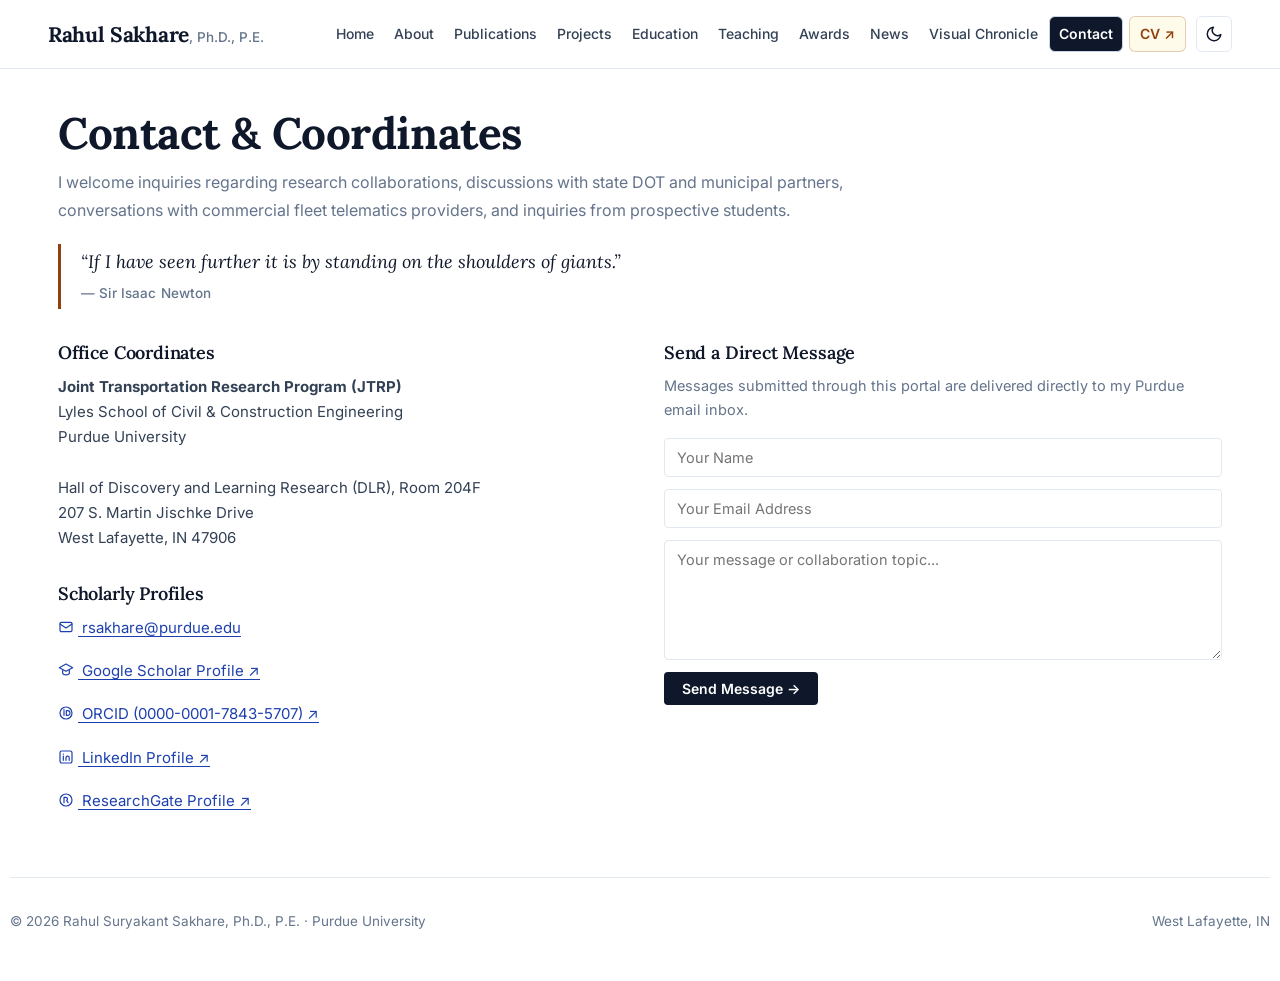
<file: contact.html>
<!DOCTYPE html>
<html lang="en">
<head>
<!-- Google tag (gtag.js) -->
<script async src="https://www.googletagmanager.com/gtag/js?id=G-JX6RBVBKF6"></script>
<script>
  window.dataLayer = window.dataLayer || [];
  function gtag(){dataLayer.push(arguments);}
  gtag('js', new Date());

  gtag('config', 'G-JX6RBVBKF6');
</script>
<meta charset="utf-8">
<meta name="viewport" content="width=device-width, initial-scale=1.0">
<title>Contact & Coordinates | Rahul Sakhare, Ph.D., P.E.</title>
<meta name="description" content="Contact Rahul Sakhare — Office location at Purdue University, scholarly profiles, and message portal.">
<link rel="canonical" href="https://rahul-sakhare.github.io/research/contact.html">
<meta name="google-site-verification" content="google368a88109246cfe6">

<!-- Open Graph / Social Sharing Meta Tags -->
<meta property="og:type" content="website">
<meta property="og:site_name" content="Rahul Sakhare, Ph.D., P.E. — Academic Research Profile">
<meta property="og:title" content="Contact & Coordinates | Rahul Sakhare, Ph.D., P.E.">
<meta property="og:description" content="Contact Rahul Sakhare — Office location at Purdue University, scholarly profiles, and message portal.">
<meta property="og:url" content="https://rahul-sakhare.github.io/research/contact.html">
<meta property="og:image" content="https://rahul-sakhare.github.io/research/assets/img/sakhare_headshot.jpg">
<meta property="og:image:alt" content="Portrait photograph of Rahul Sakhare, Ph.D., P.E., Transportation Research Engineer at Purdue University">
<meta property="og:image:width" content="1080">
<meta property="og:image:height" content="720">

<!-- Twitter Card Meta Tags -->
<meta name="twitter:card" content="summary_large_image">
<meta name="twitter:title" content="Contact & Coordinates | Rahul Sakhare, Ph.D., P.E.">
<meta name="twitter:description" content="Contact Rahul Sakhare — Office location at Purdue University, scholarly profiles, and message portal.">
<meta name="twitter:image" content="https://rahul-sakhare.github.io/research/assets/img/sakhare_headshot.jpg">
<meta name="twitter:image:alt" content="Portrait photograph of Rahul Sakhare, Ph.D., P.E., Transportation Research Engineer at Purdue University">

<link rel="preconnect" href="https://fonts.googleapis.com">
<link rel="preconnect" href="https://fonts.gstatic.com" crossorigin>
<link href="https://fonts.googleapis.com/css2?family=Lora:ital,wght@0,500;0,600;0,700;1,400;1,500&family=Inter:wght@400;500;600;700&display=swap" rel="stylesheet">
<link rel="stylesheet" href="styles.css?v=9.4">
<script>
(function(){
  var t = localStorage.getItem('theme');
  if (!t) {
    t = window.matchMedia('(prefers-color-scheme: dark)').matches ? 'dark' : 'light';
  }
  document.documentElement.setAttribute('data-theme', t);
})();
</script>
<script type="application/ld+json">
{
  "@context": "https://schema.org",
  "@graph": [
    {
      "@type": "Person",
      "@id": "https://rahul-sakhare.github.io/research/#person",
      "name": "Rahul Suryakant Sakhare",
      "alternateName": ["Rahul Sakhare", "Rahul S. Sakhare"],
      "honorificPrefix": "Dr.",
      "honorificSuffix": "Ph.D., P.E.",
      "jobTitle": "Transportation Research Engineer",
      "worksFor": {
        "@type": "EducationalOrganization",
        "name": "Purdue University",
        "url": "https://www.purdue.edu/"
      },
      "alumniOf": [
        {
          "@type": "EducationalOrganization",
          "name": "Purdue University",
          "url": "https://www.purdue.edu/"
        },
        {
          "@type": "EducationalOrganization",
          "name": "Indian Institute of Technology (IIT) Madras",
          "url": "https://www.iitm.ac.in/"
        }
      ],
      "url": "https://rahul-sakhare.github.io/research/",
      "image": "https://rahul-sakhare.github.io/research/assets/img/sakhare_headshot.jpg",
      "sameAs": [
        "https://scholar.google.com/citations?user=4crwCDoAAAAJ&hl=en",
        "https://orcid.org/0000-0001-7843-5707",
        "https://www.linkedin.com/in/rahulsakhare/",
        "https://www.researchgate.net/profile/Rahul-Suryakant-Sakhare",
        "https://github.com/rahul-sakhare"
      ]
    },
    {
      "@type": "WebSite",
      "@id": "https://rahul-sakhare.github.io/research/#website",
      "url": "https://rahul-sakhare.github.io/research/",
      "name": "Rahul Sakhare, Ph.D., P.E. — Academic Research Profile",
      "publisher": {
        "@id": "https://rahul-sakhare.github.io/research/#person"
      }
    }
  ]
}
</script>
</head>
<body class="sub"><header class="site-head" id="site-head">
  <nav class="wrap nav" aria-label="Primary">
    <a class="brand" href="index.html">Rahul Sakhare<span class="creds">, Ph.D., P.E.</span></a>
    <div class="nav-right">
      <ul class="nav-links"><li><a href="index.html">Home</a></li><li><a href="about.html">About</a></li><li><a href="publications.html">Publications</a></li><li><a href="projects.html">Projects</a></li><li><a href="education.html">Education</a></li><li><a href="teaching.html">Teaching</a></li><li><a href="awards.html">Awards</a></li><li><a href="news.html">News</a></li><li><a href="gallery.html">Visual Chronicle</a></li><li><a href="contact.html" class="active">Contact</a></li><li><a class="cv" href="assets/Sakhare_CV.pdf" target="_blank" rel="noopener">CV ↗</a></li></ul>
      <button class="theme-toggle" id="theme-toggle" aria-label="Toggle dark theme" title="Toggle dark theme" type="button">
        <svg class="icon-sun" viewBox="0 0 24 24" fill="none" stroke="currentColor" stroke-width="2" stroke-linecap="round" stroke-linejoin="round" aria-hidden="true"><circle cx="12" cy="12" r="4"></circle><path d="M12 2v2M12 20v2M4.93 4.93l1.41 1.41M17.66 17.66l1.41 1.41M2 12h2M20 12h2M6.34 17.66l-1.41 1.41M19.07 4.93l-1.41 1.41"></path></svg>
        <svg class="icon-moon" viewBox="0 0 24 24" fill="none" stroke="currentColor" stroke-width="2" stroke-linecap="round" stroke-linejoin="round" aria-hidden="true"><path d="M21 12.79A9 9 0 1 1 11.21 3 7 7 0 0 0 21 12.79z"></path></svg>
      </button>
      <button class="nav-toggle" aria-label="Menu" aria-expanded="false" type="button">☰</button>
    </div>
  </nav>
</header>
<main>
  <section class="wrap" style="padding-top:36px">
    <h1>Contact &amp; Coordinates</h1>
    <p style="font-size:16px;color:var(--ink-muted);max-width:85ch;margin-bottom:20px">
      I welcome inquiries regarding research collaborations, discussions with state DOT and municipal partners, conversations with commercial fleet telematics providers, and inquiries from prospective students.
    </p>

    <!-- Scholarly Quote -->
    <blockquote class="contact-quote">
      “If I have seen further it is by standing on the shoulders of giants.”
      <cite>— Sir Isaac Newton</cite>
    </blockquote>

    <div class="contact-layout">
      <!-- Left Column: Office Coordinates & Scholarly Profiles -->
      <div class="contact-block">
        <h3>Office Coordinates</h3>
        <p>
          <b>Joint Transportation Research Program (JTRP)</b><br>
          Lyles School of Civil &amp; Construction Engineering<br>
          Purdue University<br><br>
          Hall of Discovery and Learning Research (DLR), Room 204F<br>
          207 S. Martin Jischke Drive<br>
          West Lafayette, IN 47906
        </p>

        <h3 style="margin-top:32px">Scholarly Profiles</h3>
        <p><a href="mailto:rsakhare@purdue.edu"><svg class="ico" viewBox="0 0 24 24"><rect x="3" y="5" width="18" height="14" rx="2"/><path d="M3 7.5l9 6 9-6"/></svg> rsakhare@purdue.edu</a></p>
        <p><a href="https://scholar.google.com/citations?user=4crwCDoAAAAJ&hl=en" target="_blank" rel="noopener"><svg class="ico" viewBox="0 0 24 24"><path d="M12 3 2 8.5l10 5.5 10-5.5z"/><path d="M7 11.5v5c0 1.5 2.2 2.8 5 2.8s5-1.3 5-2.8v-5"/></svg> Google Scholar Profile ↗</a></p>
        <p><a href="https://orcid.org/0000-0001-7843-5707" target="_blank" rel="noopener"><svg class="ico" viewBox="0 0 24 24"><circle cx="12" cy="12" r="9"/><path d="M9 8.5v7M9 6.7v.1M12.5 15.5v-7h2a3.5 3.5 0 0 1 0 7z"/></svg> ORCID (0000-0001-7843-5707) ↗</a></p>
        <p><a href="https://www.linkedin.com/in/rahulsakhare/" target="_blank" rel="noopener"><svg class="ico" viewBox="0 0 24 24"><rect x="3" y="3" width="18" height="18" rx="2.5"/><path d="M8 10.5V17M8 7.6v.1M12 17v-4a2.4 2.4 0 0 1 4.8 0v4"/></svg> LinkedIn Profile ↗</a></p>
        <p><a href="https://www.researchgate.net/profile/Rahul-Suryakant-Sakhare" target="_blank" rel="noopener"><svg class="ico" viewBox="0 0 24 24"><circle cx="12" cy="12" r="9"/><path d="M9 16V8h3a2.3 2.3 0 0 1 .9 4.4L15 16"/></svg> ResearchGate Profile ↗</a></p>
      </div>

      <!-- Right Column: Direct Message Form -->
      <div class="contact-block">
        <h3>Send a Direct Message</h3>
        <p style="color:var(--ink-muted);font-size:14.5px;margin-bottom:16px">
          Messages submitted through this portal are delivered directly to my Purdue email inbox.
        </p>
        <form class="contact-form" action="https://formsubmit.co/rsakhare@purdue.edu" method="POST">
          <input type="hidden" name="_subject" value="Research Website Inquiry — Rahul Sakhare Portal">
          <input type="hidden" name="_next" value="https://rahul-sakhare.github.io/research/contact.html">
          <input type="text" name="_honey" style="display:none">
          <input type="text" name="name" placeholder="Your Name" autocomplete="name">
          <input type="email" name="email" placeholder="Your Email Address" required autocomplete="email">
          <textarea name="message" placeholder="Your message or collaboration topic..." required></textarea>
          <button class="btn-submit" type="submit">Send Message →</button>
        </form>
      </div>
    </div>
  </section>
</main>
<footer class="wrap site-foot">
  <span>© 2026 Rahul Suryakant Sakhare, Ph.D., P.E. · Purdue University</span>
  <span>West Lafayette, IN</span>
</footer>
<script src="script.js?v=9.2"></script>
</body>
</html>
</file>
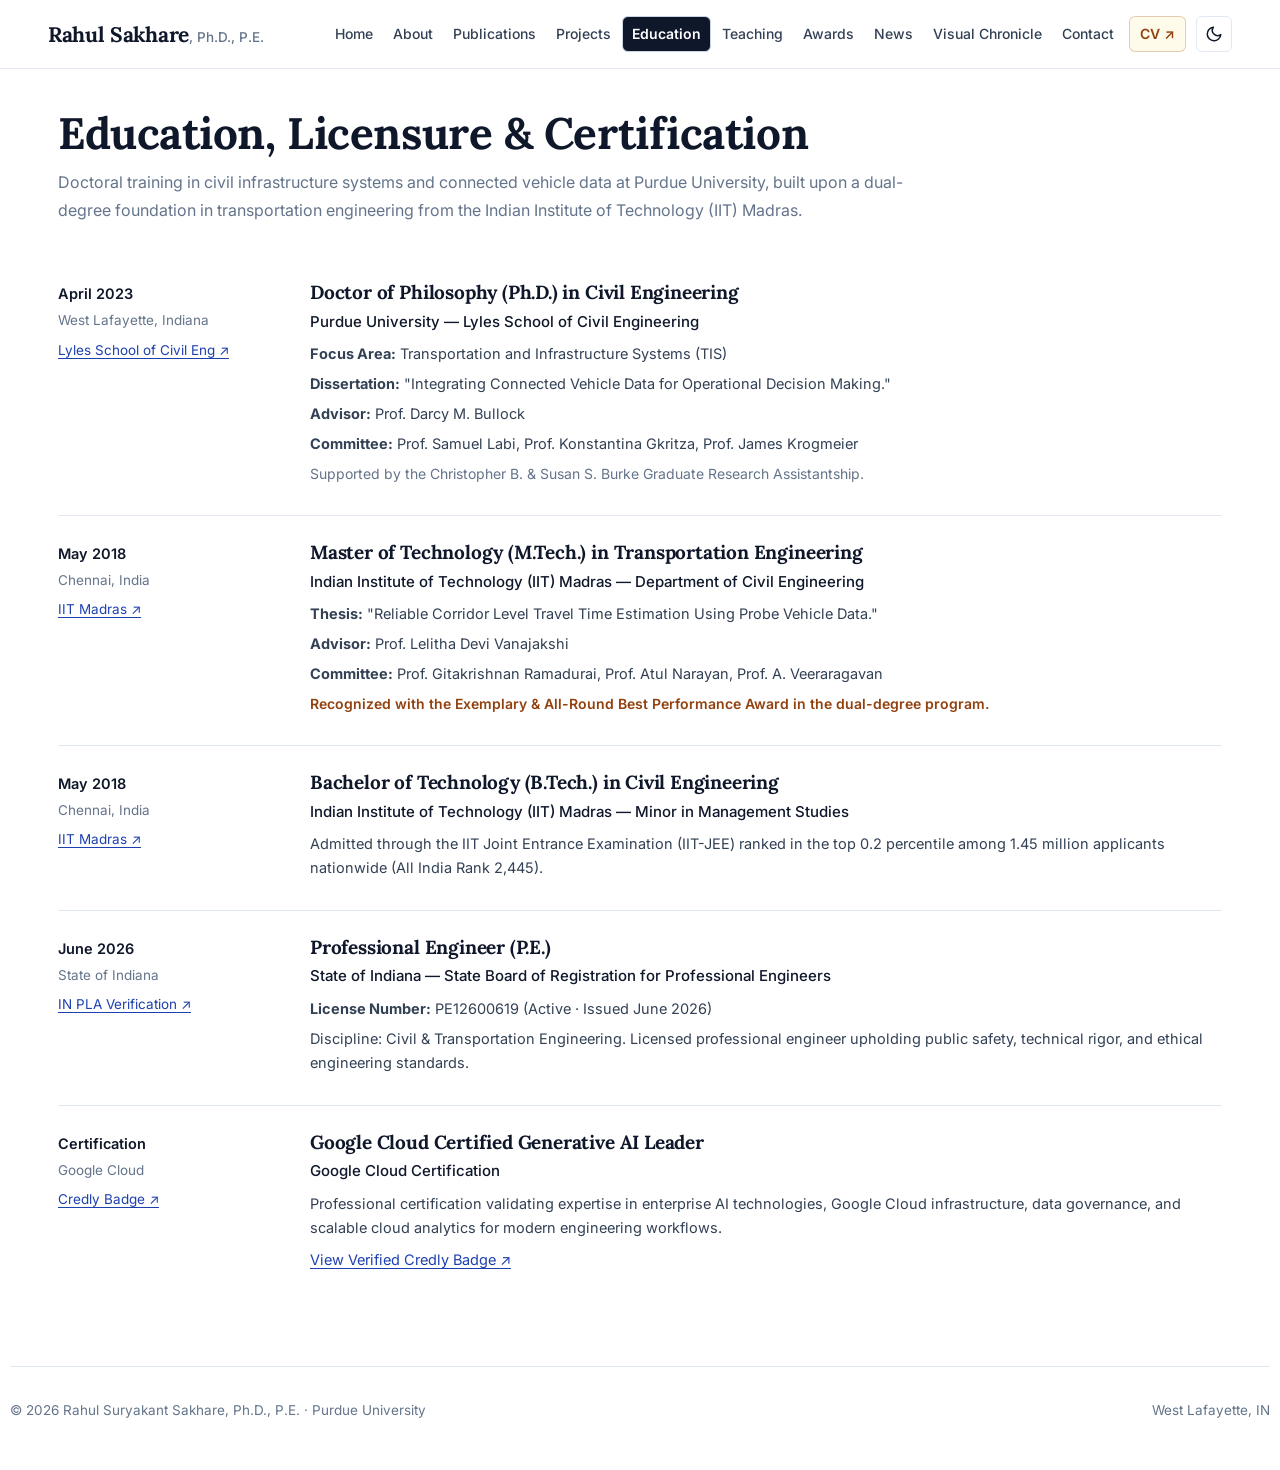
<file: education.html>
<!DOCTYPE html>
<html lang="en">
<head>
<!-- Google tag (gtag.js) -->
<script async src="https://www.googletagmanager.com/gtag/js?id=G-JX6RBVBKF6"></script>
<script>
  window.dataLayer = window.dataLayer || [];
  function gtag(){dataLayer.push(arguments);}
  gtag('js', new Date());

  gtag('config', 'G-JX6RBVBKF6');
</script>
<meta charset="utf-8">
<meta name="viewport" content="width=device-width, initial-scale=1.0">
<title>Education & Licensure | Rahul Sakhare, Ph.D., P.E.</title>
<meta name="description" content="Academic degrees from Purdue University and IIT Madras, and professional engineering licensure.">
<link rel="canonical" href="https://rahul-sakhare.github.io/research/education.html">
<meta name="google-site-verification" content="google368a88109246cfe6">

<!-- Open Graph / Social Sharing Meta Tags -->
<meta property="og:type" content="website">
<meta property="og:site_name" content="Rahul Sakhare, Ph.D., P.E. — Academic Research Profile">
<meta property="og:title" content="Education & Licensure | Rahul Sakhare, Ph.D., P.E.">
<meta property="og:description" content="Academic degrees from Purdue University and IIT Madras, and professional engineering licensure.">
<meta property="og:url" content="https://rahul-sakhare.github.io/research/education.html">
<meta property="og:image" content="https://rahul-sakhare.github.io/research/assets/img/sakhare_headshot.jpg">
<meta property="og:image:alt" content="Portrait photograph of Rahul Sakhare, Ph.D., P.E., Transportation Research Engineer at Purdue University">
<meta property="og:image:width" content="1080">
<meta property="og:image:height" content="720">

<!-- Twitter Card Meta Tags -->
<meta name="twitter:card" content="summary_large_image">
<meta name="twitter:title" content="Education & Licensure | Rahul Sakhare, Ph.D., P.E.">
<meta name="twitter:description" content="Academic degrees from Purdue University and IIT Madras, and professional engineering licensure.">
<meta name="twitter:image" content="https://rahul-sakhare.github.io/research/assets/img/sakhare_headshot.jpg">
<meta name="twitter:image:alt" content="Portrait photograph of Rahul Sakhare, Ph.D., P.E., Transportation Research Engineer at Purdue University">

<link rel="preconnect" href="https://fonts.googleapis.com">
<link rel="preconnect" href="https://fonts.gstatic.com" crossorigin>
<link href="https://fonts.googleapis.com/css2?family=Lora:ital,wght@0,500;0,600;0,700;1,400;1,500&family=Inter:wght@400;500;600;700&display=swap" rel="stylesheet">
<link rel="stylesheet" href="styles.css?v=9.4">
<script>
(function(){
  var t = localStorage.getItem('theme');
  if (!t) {
    t = window.matchMedia('(prefers-color-scheme: dark)').matches ? 'dark' : 'light';
  }
  document.documentElement.setAttribute('data-theme', t);
})();
</script>
<script type="application/ld+json">
{
  "@context": "https://schema.org",
  "@graph": [
    {
      "@type": "Person",
      "@id": "https://rahul-sakhare.github.io/research/#person",
      "name": "Rahul Suryakant Sakhare",
      "alternateName": ["Rahul Sakhare", "Rahul S. Sakhare"],
      "honorificPrefix": "Dr.",
      "honorificSuffix": "Ph.D., P.E.",
      "jobTitle": "Transportation Research Engineer",
      "worksFor": {
        "@type": "EducationalOrganization",
        "name": "Purdue University",
        "url": "https://www.purdue.edu/"
      },
      "alumniOf": [
        {
          "@type": "EducationalOrganization",
          "name": "Purdue University",
          "url": "https://www.purdue.edu/"
        },
        {
          "@type": "EducationalOrganization",
          "name": "Indian Institute of Technology (IIT) Madras",
          "url": "https://www.iitm.ac.in/"
        }
      ],
      "url": "https://rahul-sakhare.github.io/research/",
      "image": "https://rahul-sakhare.github.io/research/assets/img/sakhare_headshot.jpg",
      "sameAs": [
        "https://scholar.google.com/citations?user=4crwCDoAAAAJ&hl=en",
        "https://orcid.org/0000-0001-7843-5707",
        "https://www.linkedin.com/in/rahulsakhare/",
        "https://www.researchgate.net/profile/Rahul-Suryakant-Sakhare",
        "https://github.com/rahul-sakhare"
      ]
    },
    {
      "@type": "WebSite",
      "@id": "https://rahul-sakhare.github.io/research/#website",
      "url": "https://rahul-sakhare.github.io/research/",
      "name": "Rahul Sakhare, Ph.D., P.E. — Academic Research Profile",
      "publisher": {
        "@id": "https://rahul-sakhare.github.io/research/#person"
      }
    }
  ]
}
</script>
</head>
<body class="sub"><header class="site-head" id="site-head">
  <nav class="wrap nav" aria-label="Primary">
    <a class="brand" href="index.html">Rahul Sakhare<span class="creds">, Ph.D., P.E.</span></a>
    <div class="nav-right">
      <ul class="nav-links"><li><a href="index.html">Home</a></li><li><a href="about.html">About</a></li><li><a href="publications.html">Publications</a></li><li><a href="projects.html">Projects</a></li><li><a href="education.html" class="active">Education</a></li><li><a href="teaching.html">Teaching</a></li><li><a href="awards.html">Awards</a></li><li><a href="news.html">News</a></li><li><a href="gallery.html">Visual Chronicle</a></li><li><a href="contact.html">Contact</a></li><li><a class="cv" href="assets/Sakhare_CV.pdf" target="_blank" rel="noopener">CV ↗</a></li></ul>
      <button class="theme-toggle" id="theme-toggle" aria-label="Toggle dark theme" title="Toggle dark theme" type="button">
        <svg class="icon-sun" viewBox="0 0 24 24" fill="none" stroke="currentColor" stroke-width="2" stroke-linecap="round" stroke-linejoin="round" aria-hidden="true"><circle cx="12" cy="12" r="4"></circle><path d="M12 2v2M12 20v2M4.93 4.93l1.41 1.41M17.66 17.66l1.41 1.41M2 12h2M20 12h2M6.34 17.66l-1.41 1.41M19.07 4.93l-1.41 1.41"></path></svg>
        <svg class="icon-moon" viewBox="0 0 24 24" fill="none" stroke="currentColor" stroke-width="2" stroke-linecap="round" stroke-linejoin="round" aria-hidden="true"><path d="M21 12.79A9 9 0 1 1 11.21 3 7 7 0 0 0 21 12.79z"></path></svg>
      </button>
      <button class="nav-toggle" aria-label="Menu" aria-expanded="false" type="button">☰</button>
    </div>
  </nav>
</header>
<main>
  <section class="wrap" style="padding-top:36px">
    <h1>Education, Licensure &amp; Certification</h1>
    <p style="font-size:16px;color:var(--ink-muted);max-width:85ch;margin-bottom:32px">
      Doctoral training in civil infrastructure systems and connected vehicle data at Purdue University, built upon a dual-degree foundation in transportation engineering from the Indian Institute of Technology (IIT) Madras.
    </p>

    <div class="edu-entry">
      <div class="edu-meta">
        <span class="yr">April 2023</span>
        <span>West Lafayette, Indiana</span>
        <div style="margin-top:6px"><a href="https://engineering.purdue.edu/CE" target="_blank" rel="noopener">Lyles School of Civil Eng ↗</a></div>
      </div>
      <div class="edu-detail">
        <h3><b>Doctor of Philosophy (Ph.D.) in Civil Engineering</b></h3>
        <div class="inst">Purdue University — Lyles School of Civil Engineering</div>
        <p><b>Focus Area:</b> Transportation and Infrastructure Systems (TIS)</p>
        <p><b>Dissertation:</b> "Integrating Connected Vehicle Data for Operational Decision Making."</p>
        <p><b>Advisor:</b> Prof. Darcy M. Bullock</p>
        <p><b>Committee:</b> Prof. Samuel Labi, Prof. Konstantina Gkritza, Prof. James Krogmeier</p>
        <p style="color:var(--ink-muted);font-size:14px">Supported by the Christopher B. &amp; Susan S. Burke Graduate Research Assistantship.</p>
      </div>
    </div>

    <div class="edu-entry">
      <div class="edu-meta">
        <span class="yr">May 2018</span>
        <span>Chennai, India</span>
        <div style="margin-top:6px"><a href="https://www.iitm.ac.in/" target="_blank" rel="noopener">IIT Madras ↗</a></div>
      </div>
      <div class="edu-detail">
        <h3><b>Master of Technology (M.Tech.) in Transportation Engineering</b></h3>
        <div class="inst">Indian Institute of Technology (IIT) Madras — Department of Civil Engineering</div>
        <p><b>Thesis:</b> "Reliable Corridor Level Travel Time Estimation Using Probe Vehicle Data."</p>
        <p><b>Advisor:</b> Prof. Lelitha Devi Vanajakshi</p>
        <p><b>Committee:</b> Prof. Gitakrishnan Ramadurai, Prof. Atul Narayan, Prof. A. Veeraragavan</p>
        <p style="color:var(--accent-gold);font-weight:600;font-size:14px">Recognized with the Exemplary &amp; All-Round Best Performance Award in the dual-degree program.</p>
      </div>
    </div>

    <div class="edu-entry">
      <div class="edu-meta">
        <span class="yr">May 2018</span>
        <span>Chennai, India</span>
        <div style="margin-top:6px"><a href="https://www.iitm.ac.in/" target="_blank" rel="noopener">IIT Madras ↗</a></div>
      </div>
      <div class="edu-detail">
        <h3><b>Bachelor of Technology (B.Tech.) in Civil Engineering</b></h3>
        <div class="inst">Indian Institute of Technology (IIT) Madras — Minor in Management Studies</div>
        <p>Admitted through the IIT Joint Entrance Examination (IIT-JEE) ranked in the top 0.2 percentile among 1.45 million applicants nationwide (All India Rank 2,445).</p>
      </div>
    </div>

    <div class="edu-entry">
      <div class="edu-meta">
        <span class="yr">June 2026</span>
        <span>State of Indiana</span>
        <div style="margin-top:6px"><a href="https://mylicense.in.gov/EVerification/" target="_blank" rel="noopener">IN PLA Verification ↗</a></div>
      </div>
      <div class="edu-detail">
        <h3><b>Professional Engineer (P.E.)</b></h3>
        <div class="inst">State of Indiana — State Board of Registration for Professional Engineers</div>
        <p><b>License Number:</b> PE12600619 (Active · Issued June 2026)</p>
        <p>Discipline: Civil &amp; Transportation Engineering. Licensed professional engineer upholding public safety, technical rigor, and ethical engineering standards.</p>
      </div>
    </div>

    <div class="edu-entry">
      <div class="edu-meta">
        <span class="yr">Certification</span>
        <span>Google Cloud</span>
        <div style="margin-top:6px"><a href="https://www.credly.com/badges/5c0f6fa1-c2d6-4c57-a6d4-d926aecd16b2/public_url" target="_blank" rel="noopener">Credly Badge ↗</a></div>
      </div>
      <div class="edu-detail">
        <h3><b>Google Cloud Certified Generative AI Leader</b></h3>
        <div class="inst">Google Cloud Certification</div>
        <p>Professional certification validating expertise in enterprise AI technologies, Google Cloud infrastructure, data governance, and scalable cloud analytics for modern engineering workflows.</p>
        <p style="margin-top:8px"><a href="https://www.credly.com/badges/5c0f6fa1-c2d6-4c57-a6d4-d926aecd16b2/public_url" target="_blank" rel="noopener">View Verified Credly Badge ↗</a></p>
      </div>
    </div>
  </section>
</main>
<footer class="wrap site-foot">
  <span>© 2026 Rahul Suryakant Sakhare, Ph.D., P.E. · Purdue University</span>
  <span>West Lafayette, IN</span>
</footer>
<script src="script.js?v=9.2"></script>
</body>
</html>
</file>
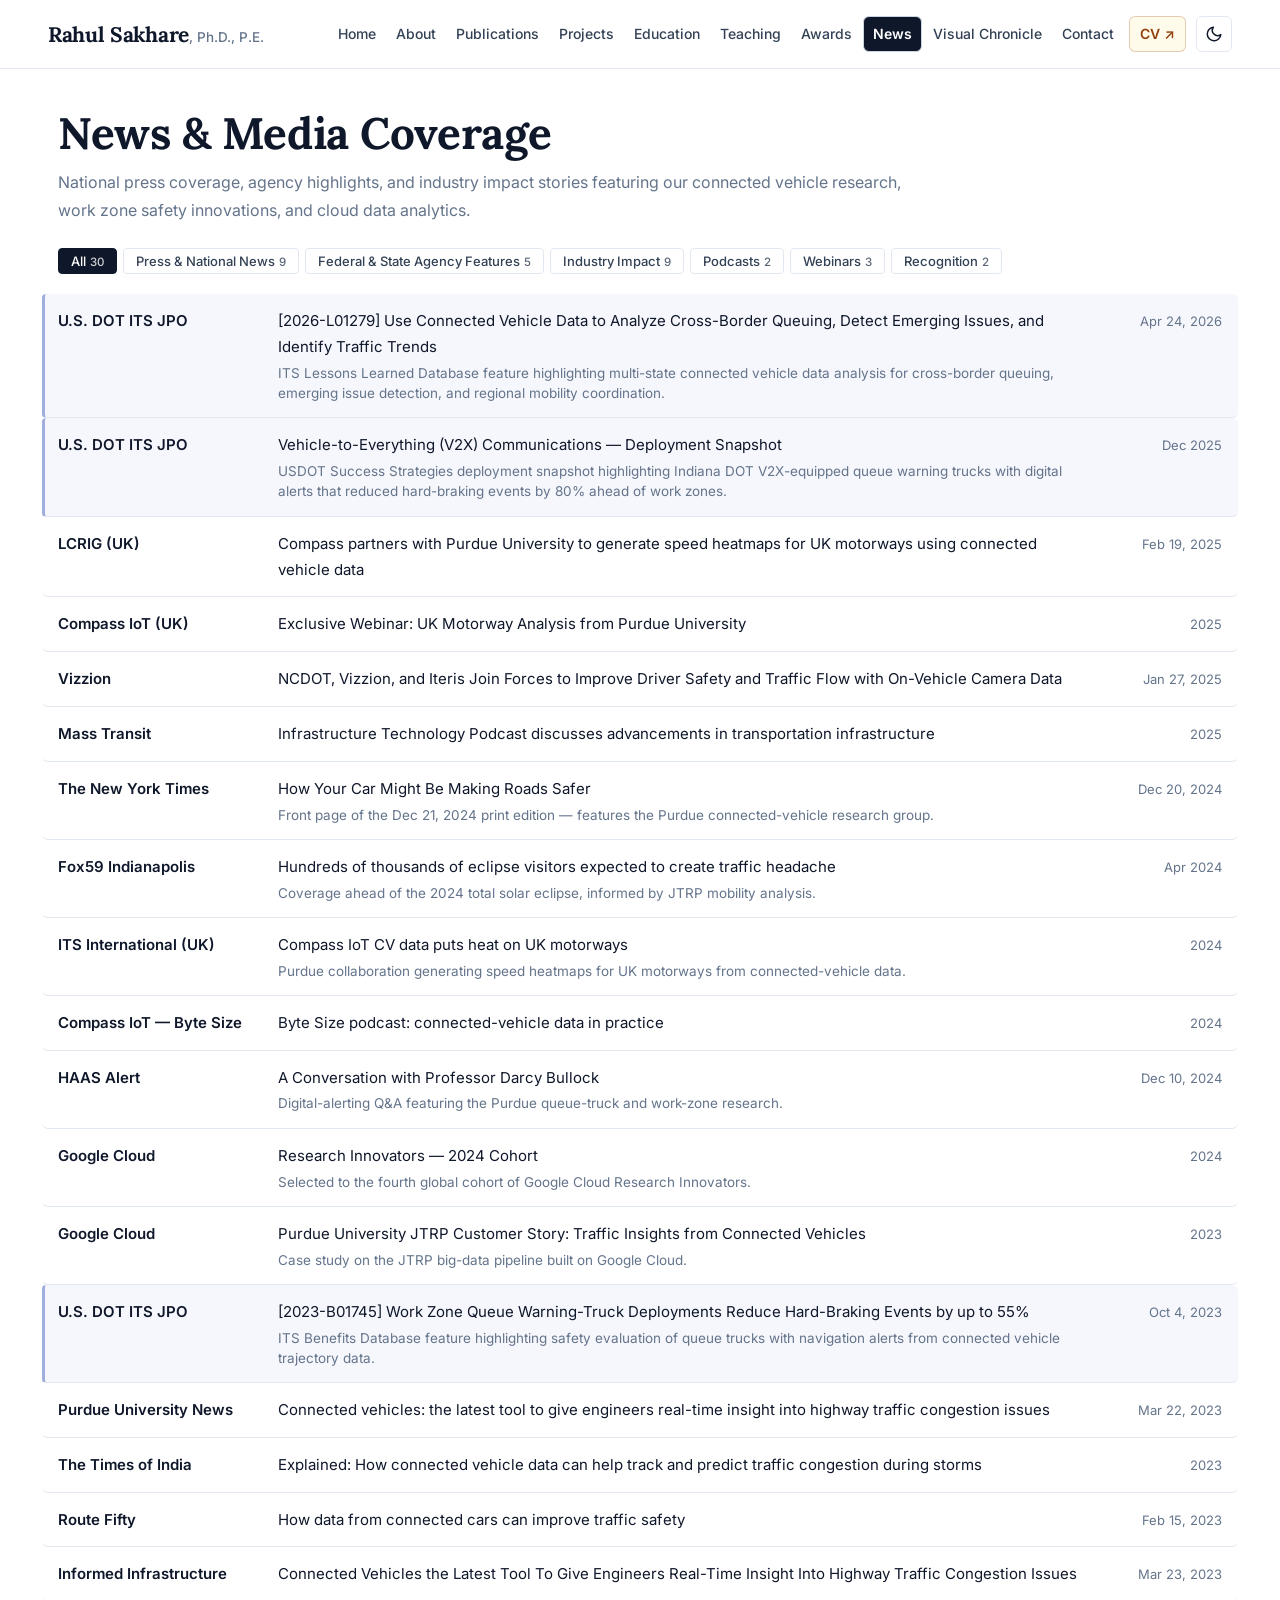
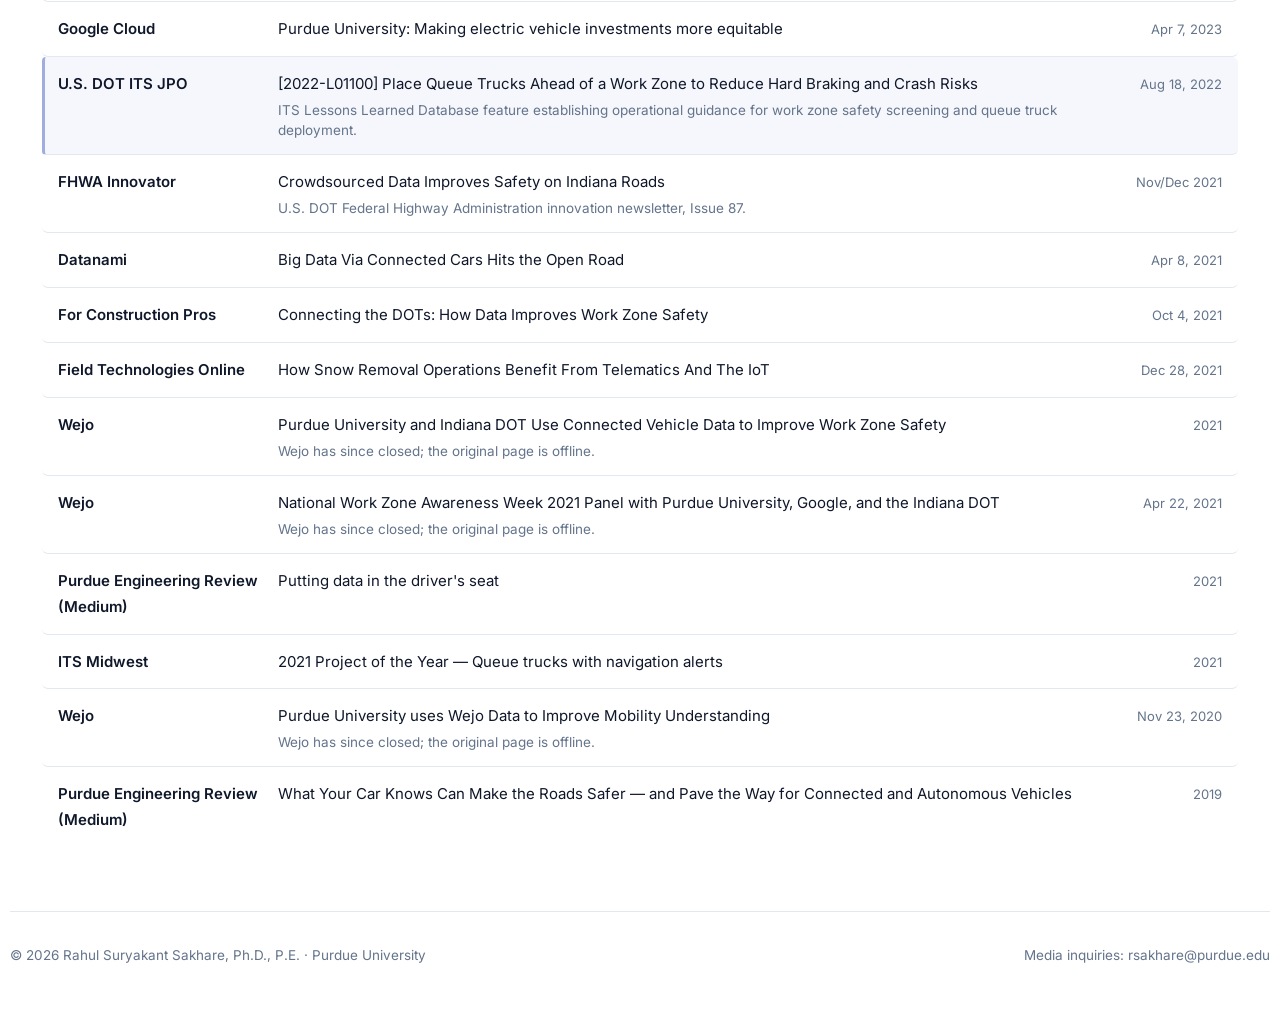
<file: news.html>
<!DOCTYPE html>
<html lang="en">
<head>
<!-- Google tag (gtag.js) -->
<script async src="https://www.googletagmanager.com/gtag/js?id=G-JX6RBVBKF6"></script>
<script>
  window.dataLayer = window.dataLayer || [];
  function gtag(){dataLayer.push(arguments);}
  gtag('js', new Date());

  gtag('config', 'G-JX6RBVBKF6');
</script>
<meta charset="utf-8">
<meta name="viewport" content="width=device-width, initial-scale=1.0">
<title>News & Media Coverage | Rahul Sakhare, Ph.D., P.E.</title>
<meta name="description" content="Media coverage from The New York Times, FHWA Innovator, Google Cloud, and transportation industry outlets.">
<link rel="canonical" href="https://rahul-sakhare.github.io/research/news.html">
<meta name="google-site-verification" content="google368a88109246cfe6">

<!-- Open Graph / Social Sharing Meta Tags -->
<meta property="og:type" content="website">
<meta property="og:site_name" content="Rahul Sakhare, Ph.D., P.E. — Academic Research Profile">
<meta property="og:title" content="News & Media Coverage | Rahul Sakhare, Ph.D., P.E.">
<meta property="og:description" content="Media coverage from The New York Times, FHWA Innovator, Google Cloud, and transportation industry outlets.">
<meta property="og:url" content="https://rahul-sakhare.github.io/research/news.html">
<meta property="og:image" content="https://rahul-sakhare.github.io/research/assets/img/sakhare_headshot.jpg">
<meta property="og:image:alt" content="Portrait photograph of Rahul Sakhare, Ph.D., P.E., Transportation Research Engineer at Purdue University">
<meta property="og:image:width" content="1080">
<meta property="og:image:height" content="720">

<!-- Twitter Card Meta Tags -->
<meta name="twitter:card" content="summary_large_image">
<meta name="twitter:title" content="News & Media Coverage | Rahul Sakhare, Ph.D., P.E.">
<meta name="twitter:description" content="Media coverage from The New York Times, FHWA Innovator, Google Cloud, and transportation industry outlets.">
<meta name="twitter:image" content="https://rahul-sakhare.github.io/research/assets/img/sakhare_headshot.jpg">
<meta name="twitter:image:alt" content="Portrait photograph of Rahul Sakhare, Ph.D., P.E., Transportation Research Engineer at Purdue University">

<link rel="preconnect" href="https://fonts.googleapis.com">
<link rel="preconnect" href="https://fonts.gstatic.com" crossorigin>
<link href="https://fonts.googleapis.com/css2?family=Lora:ital,wght@0,500;0,600;0,700;1,400;1,500&family=Inter:wght@400;500;600;700&display=swap" rel="stylesheet">
<link rel="stylesheet" href="styles.css?v=9.4">
<script>
(function(){
  var t = localStorage.getItem('theme');
  if (!t) {
    t = window.matchMedia('(prefers-color-scheme: dark)').matches ? 'dark' : 'light';
  }
  document.documentElement.setAttribute('data-theme', t);
})();
</script>
<script type="application/ld+json">
{
  "@context": "https://schema.org",
  "@graph": [
    {
      "@type": "Person",
      "@id": "https://rahul-sakhare.github.io/research/#person",
      "name": "Rahul Suryakant Sakhare",
      "alternateName": ["Rahul Sakhare", "Rahul S. Sakhare"],
      "honorificPrefix": "Dr.",
      "honorificSuffix": "Ph.D., P.E.",
      "jobTitle": "Transportation Research Engineer",
      "worksFor": {
        "@type": "EducationalOrganization",
        "name": "Purdue University",
        "url": "https://www.purdue.edu/"
      },
      "alumniOf": [
        {
          "@type": "EducationalOrganization",
          "name": "Purdue University",
          "url": "https://www.purdue.edu/"
        },
        {
          "@type": "EducationalOrganization",
          "name": "Indian Institute of Technology (IIT) Madras",
          "url": "https://www.iitm.ac.in/"
        }
      ],
      "url": "https://rahul-sakhare.github.io/research/",
      "image": "https://rahul-sakhare.github.io/research/assets/img/sakhare_headshot.jpg",
      "sameAs": [
        "https://scholar.google.com/citations?user=4crwCDoAAAAJ&hl=en",
        "https://orcid.org/0000-0001-7843-5707",
        "https://www.linkedin.com/in/rahulsakhare/",
        "https://www.researchgate.net/profile/Rahul-Suryakant-Sakhare",
        "https://github.com/rahul-sakhare"
      ]
    },
    {
      "@type": "WebSite",
      "@id": "https://rahul-sakhare.github.io/research/#website",
      "url": "https://rahul-sakhare.github.io/research/",
      "name": "Rahul Sakhare, Ph.D., P.E. — Academic Research Profile",
      "publisher": {
        "@id": "https://rahul-sakhare.github.io/research/#person"
      }
    }
  ]
}
</script>
</head>
<body class="sub"><header class="site-head" id="site-head">
  <nav class="wrap nav" aria-label="Primary">
    <a class="brand" href="index.html">Rahul Sakhare<span class="creds">, Ph.D., P.E.</span></a>
    <div class="nav-right">
      <ul class="nav-links"><li><a href="index.html">Home</a></li><li><a href="about.html">About</a></li><li><a href="publications.html">Publications</a></li><li><a href="projects.html">Projects</a></li><li><a href="education.html">Education</a></li><li><a href="teaching.html">Teaching</a></li><li><a href="awards.html">Awards</a></li><li><a href="news.html" class="active">News</a></li><li><a href="gallery.html">Visual Chronicle</a></li><li><a href="contact.html">Contact</a></li><li><a class="cv" href="assets/Sakhare_CV.pdf" target="_blank" rel="noopener">CV ↗</a></li></ul>
      <button class="theme-toggle" id="theme-toggle" aria-label="Toggle dark theme" title="Toggle dark theme" type="button">
        <svg class="icon-sun" viewBox="0 0 24 24" fill="none" stroke="currentColor" stroke-width="2" stroke-linecap="round" stroke-linejoin="round" aria-hidden="true"><circle cx="12" cy="12" r="4"></circle><path d="M12 2v2M12 20v2M4.93 4.93l1.41 1.41M17.66 17.66l1.41 1.41M2 12h2M20 12h2M6.34 17.66l-1.41 1.41M19.07 4.93l-1.41 1.41"></path></svg>
        <svg class="icon-moon" viewBox="0 0 24 24" fill="none" stroke="currentColor" stroke-width="2" stroke-linecap="round" stroke-linejoin="round" aria-hidden="true"><path d="M21 12.79A9 9 0 1 1 11.21 3 7 7 0 0 0 21 12.79z"></path></svg>
      </button>
      <button class="nav-toggle" aria-label="Menu" aria-expanded="false" type="button">☰</button>
    </div>
  </nav>
</header>
<main>
  <section class="wrap" style="padding-top:36px">
    <h1>News &amp; Media Coverage</h1>
    <p style="font-size:16px;color:var(--ink-muted);max-width:85ch;margin-bottom:24px">
      National press coverage, agency highlights, and industry impact stories featuring our connected vehicle research, work zone safety innovations, and cloud data analytics.
    </p>

    <div class="filters" id="media-filters"></div>
    <div id="media-root"></div>
  </section>
</main>
<footer class="wrap site-foot">
  <span>© 2026 Rahul Suryakant Sakhare, Ph.D., P.E. · Purdue University</span>
  <span>Media inquiries: rsakhare@purdue.edu</span>
</footer>
<script src="media-data.js?v=8.8"></script>
<script src="script.js?v=9.2"></script>
</body>
</html>
</file>
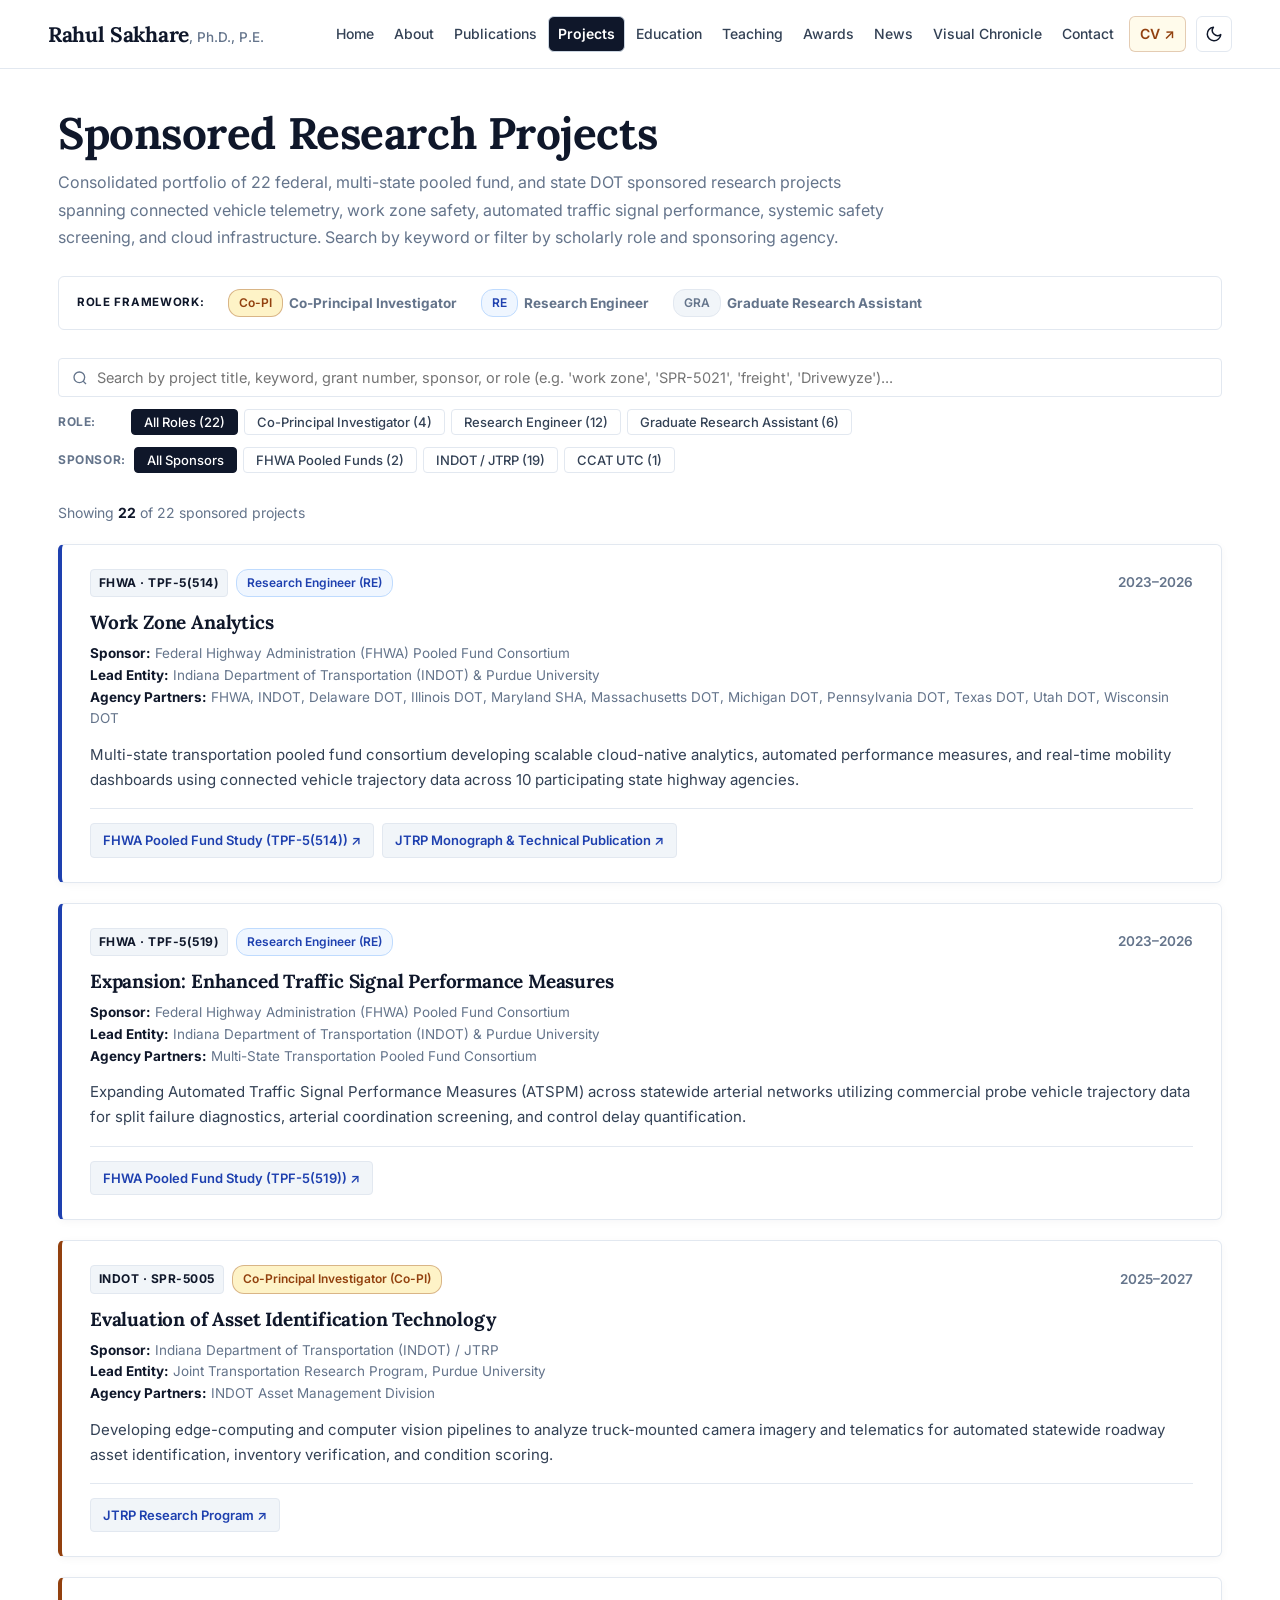
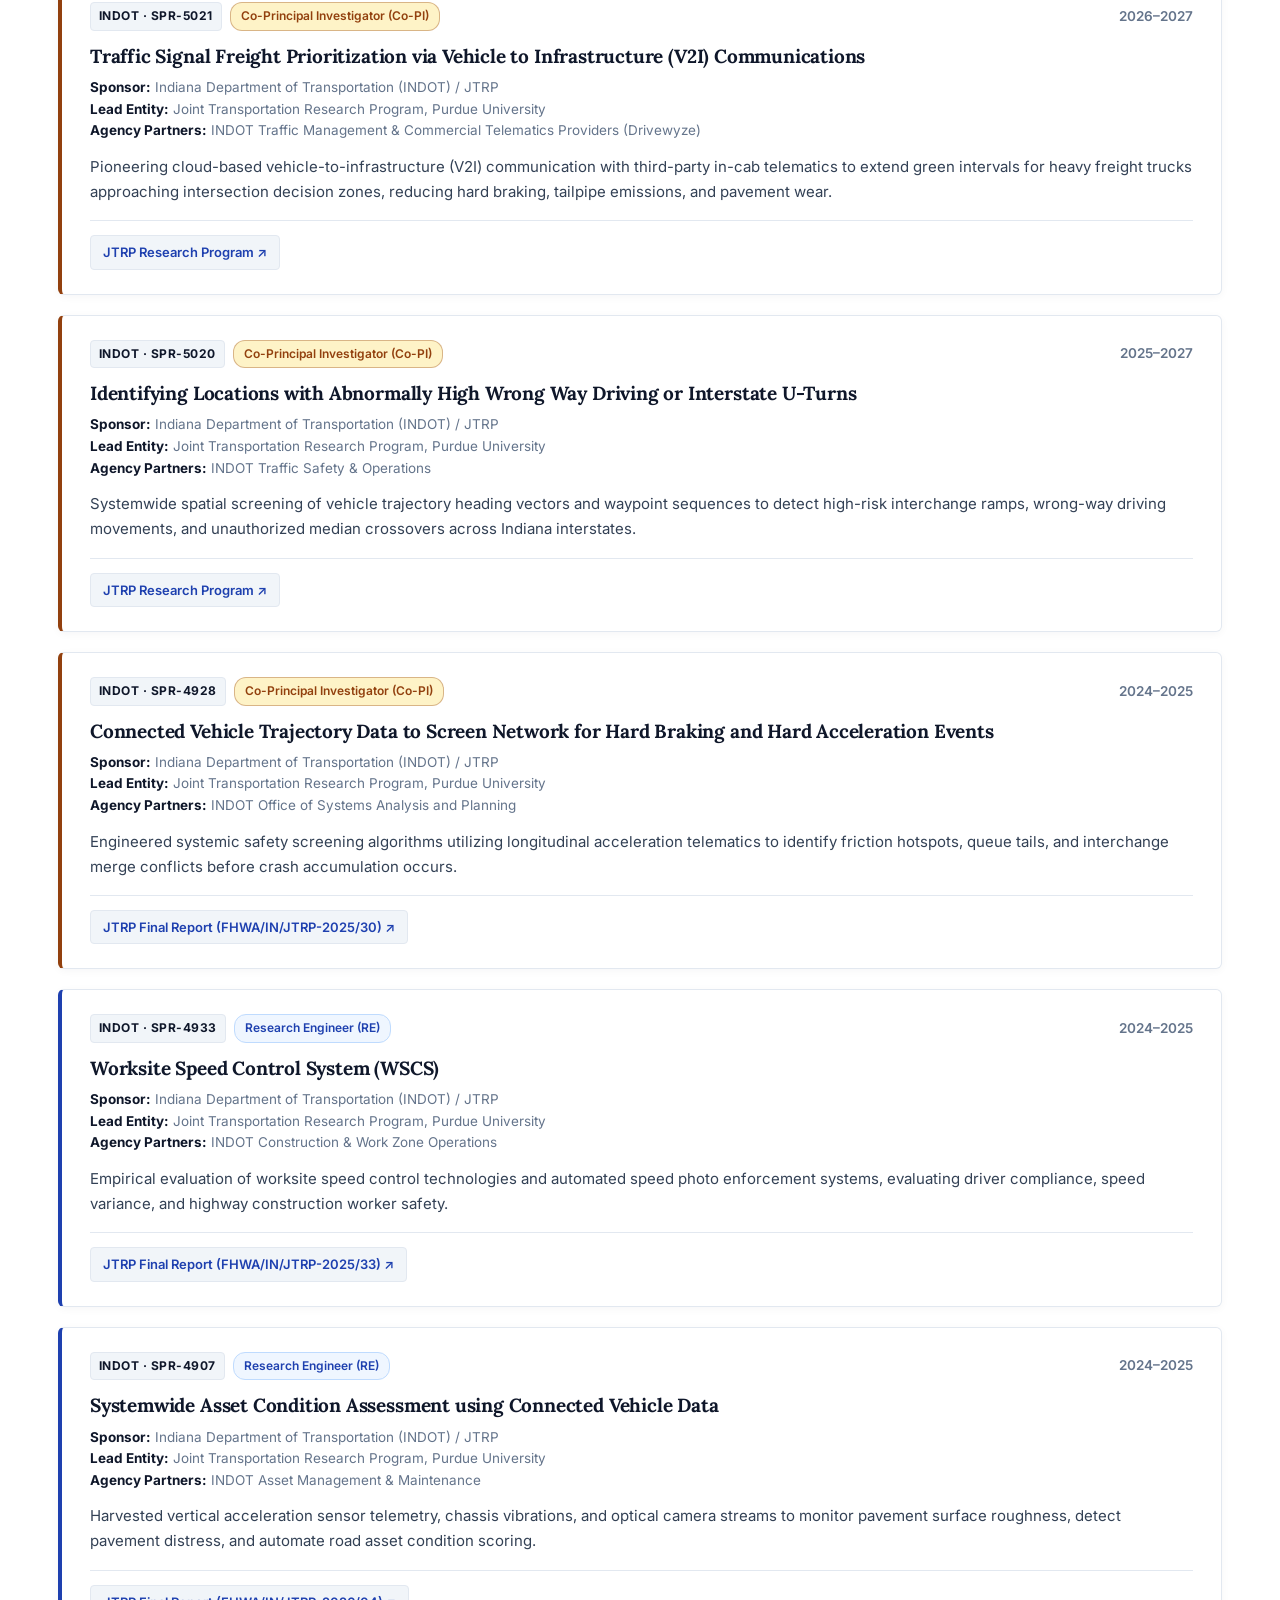
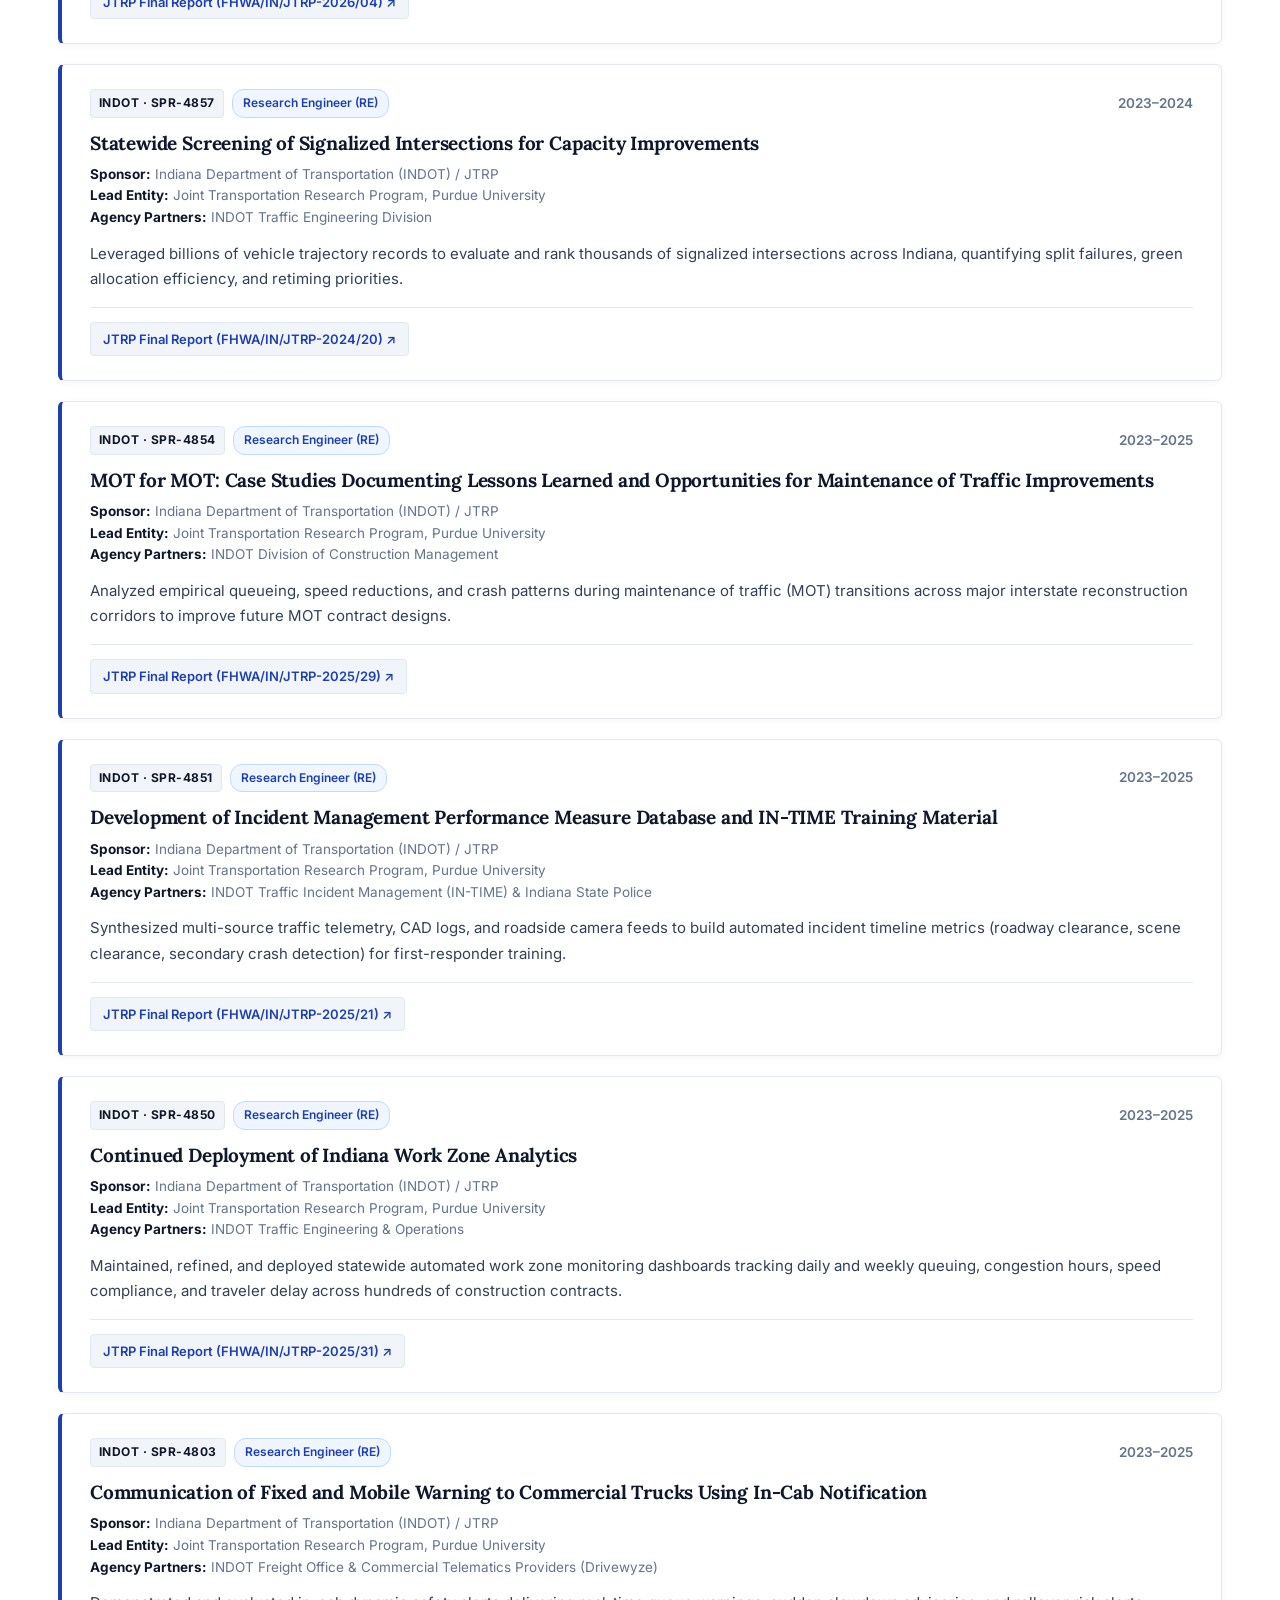
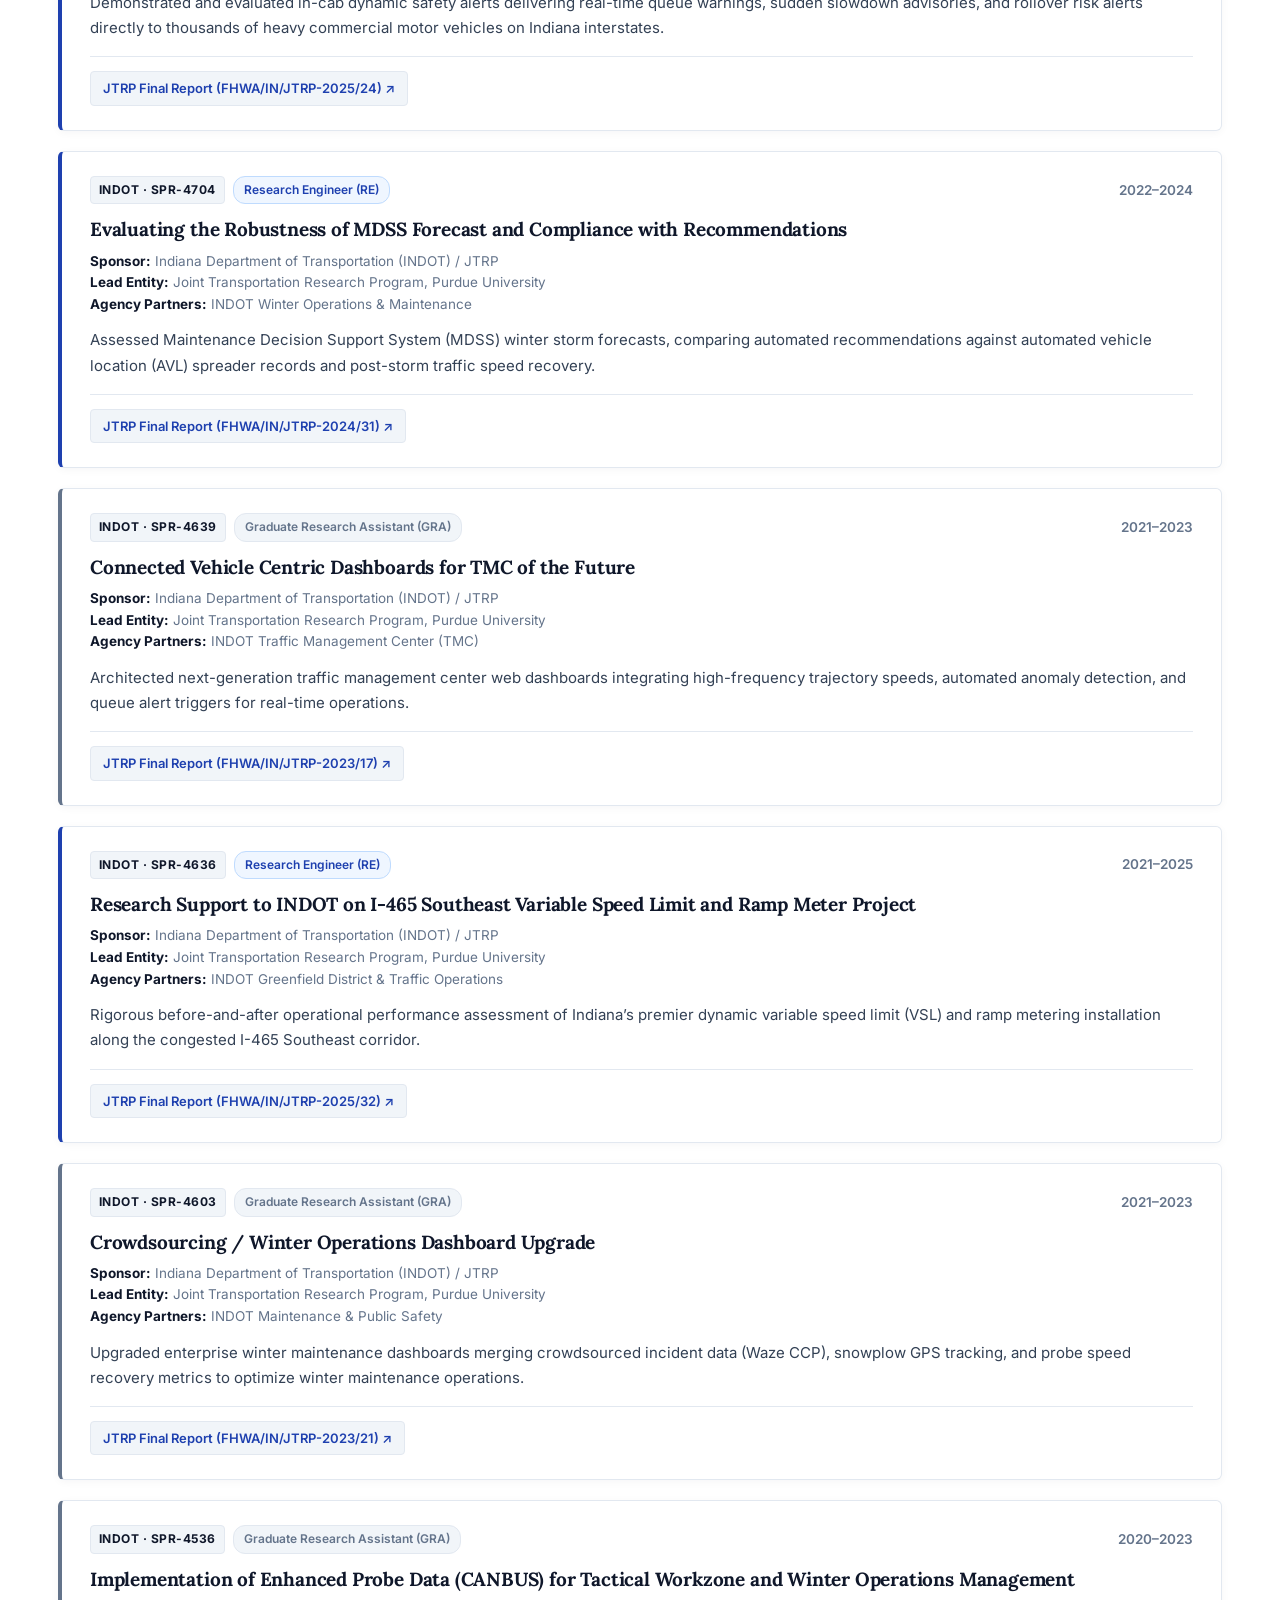
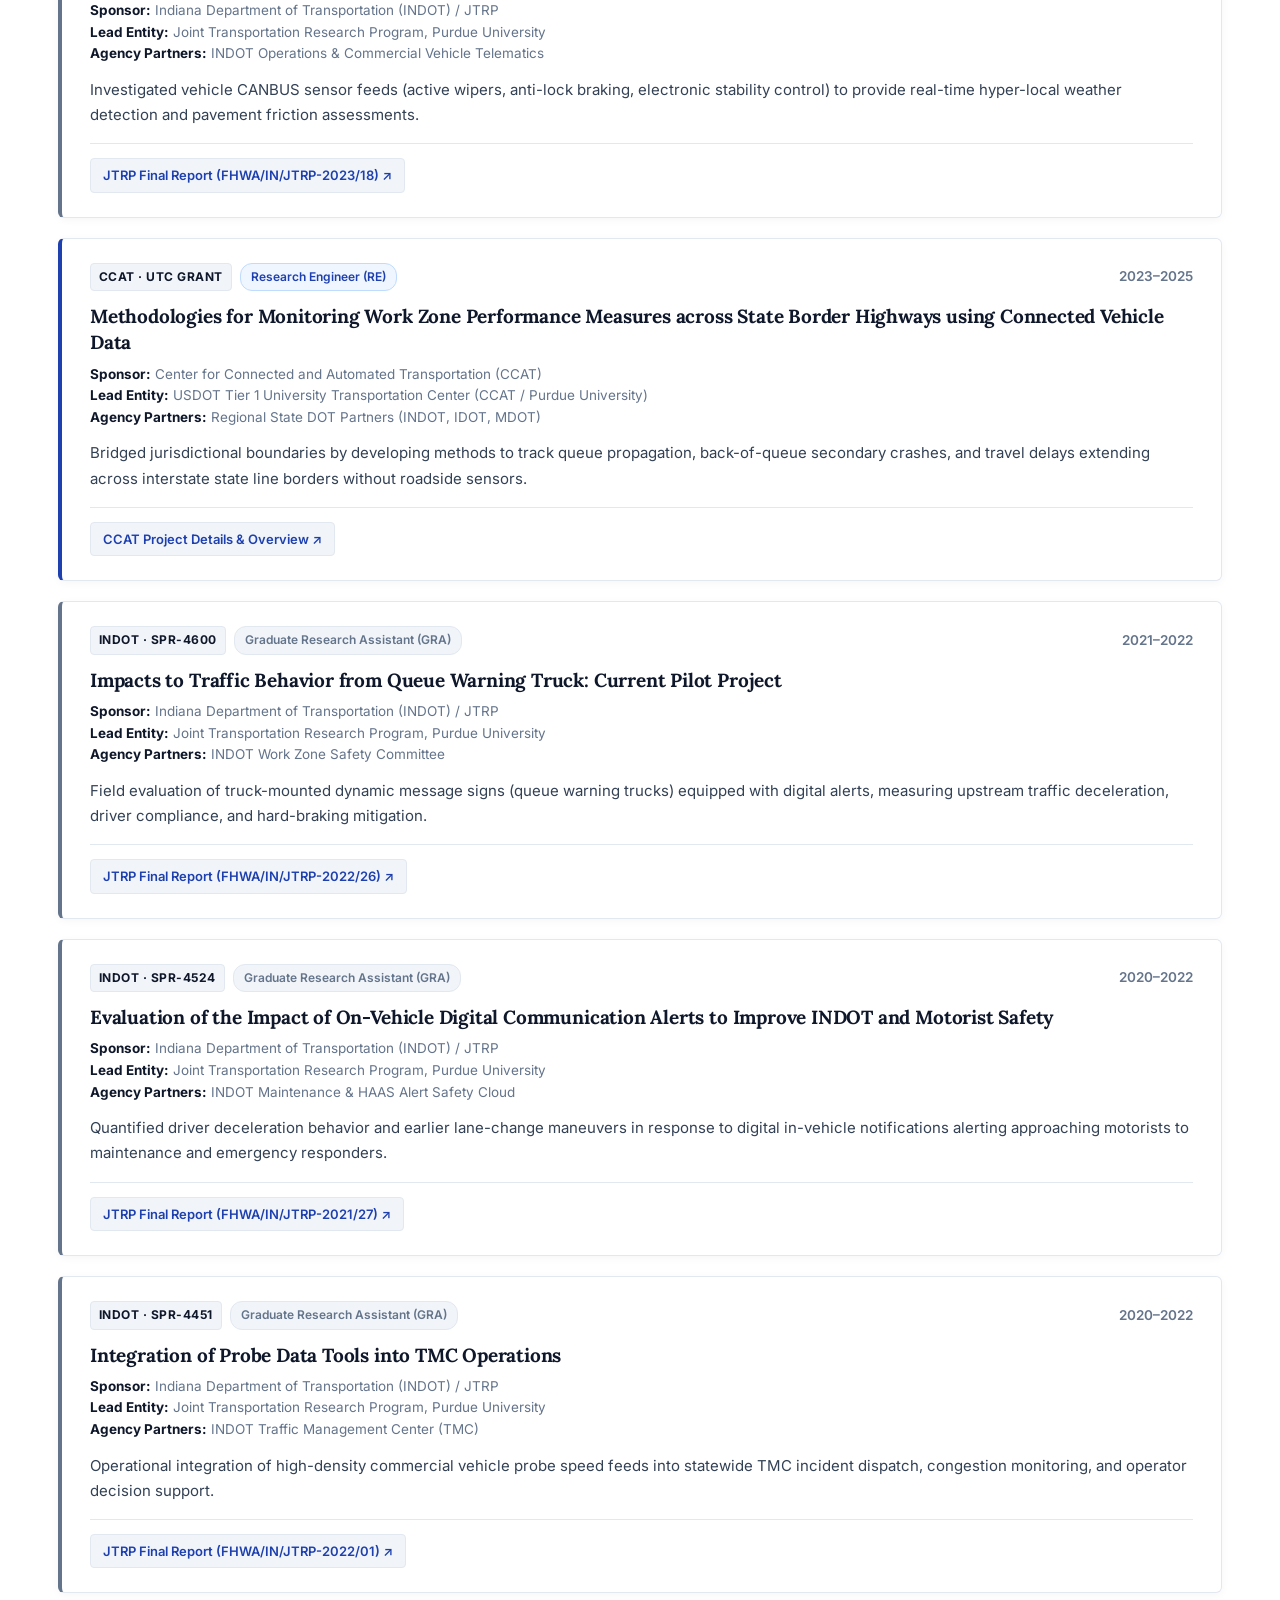
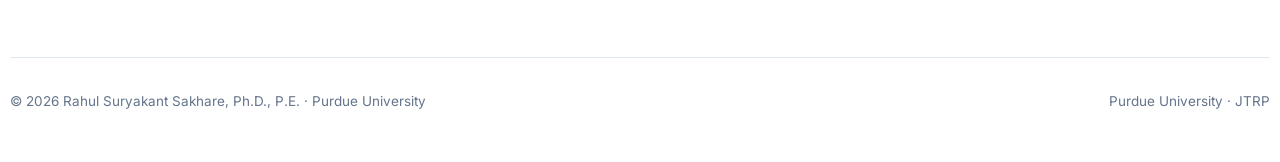
<file: projects.html>
<!DOCTYPE html>
<html lang="en">
<head>
<!-- Google tag (gtag.js) -->
<script async src="https://www.googletagmanager.com/gtag/js?id=G-JX6RBVBKF6"></script>
<script>
  window.dataLayer = window.dataLayer || [];
  function gtag(){dataLayer.push(arguments);}
  gtag('js', new Date());

  gtag('config', 'G-JX6RBVBKF6');
</script>
<meta charset="utf-8">
<meta name="viewport" content="width=device-width, initial-scale=1.0">
<title>Sponsored Research Projects | Rahul Sakhare, Ph.D., P.E.</title>
<meta name="description" content="Federal, multi-state pooled fund, and state DOT sponsored research projects led and engineered by Rahul Sakhare, Ph.D., P.E. at Purdue University.">
<link rel="canonical" href="https://rahul-sakhare.github.io/research/projects.html">
<meta name="google-site-verification" content="google368a88109246cfe6">

<!-- Open Graph / Social Sharing Meta Tags -->
<meta property="og:type" content="website">
<meta property="og:site_name" content="Rahul Sakhare, Ph.D., P.E. — Academic Research Profile">
<meta property="og:title" content="Sponsored Research Projects | Rahul Sakhare, Ph.D., P.E.">
<meta property="og:description" content="Federal, multi-state pooled fund, and state DOT sponsored research projects led and engineered by Rahul Sakhare, Ph.D., P.E. at Purdue University.">
<meta property="og:url" content="https://rahul-sakhare.github.io/research/projects.html">
<meta property="og:image" content="https://rahul-sakhare.github.io/research/assets/img/sakhare_headshot.jpg">
<meta property="og:image:alt" content="Portrait photograph of Rahul Sakhare, Ph.D., P.E., Transportation Research Engineer at Purdue University">
<meta property="og:image:width" content="1080">
<meta property="og:image:height" content="720">

<!-- Twitter Card Meta Tags -->
<meta name="twitter:card" content="summary_large_image">
<meta name="twitter:title" content="Sponsored Research Projects | Rahul Sakhare, Ph.D., P.E.">
<meta name="twitter:description" content="Federal, multi-state pooled fund, and state DOT sponsored research projects led and engineered by Rahul Sakhare, Ph.D., P.E. at Purdue University.">
<meta name="twitter:image" content="https://rahul-sakhare.github.io/research/assets/img/sakhare_headshot.jpg">
<meta name="twitter:image:alt" content="Portrait photograph of Rahul Sakhare, Ph.D., P.E., Transportation Research Engineer at Purdue University">

<link rel="preconnect" href="https://fonts.googleapis.com">
<link rel="preconnect" href="https://fonts.gstatic.com" crossorigin>
<link href="https://fonts.googleapis.com/css2?family=Lora:ital,wght@0,500;0,600;0,700;1,400;1,500&family=Inter:wght@400;500;600;700&display=swap" rel="stylesheet">
<link rel="stylesheet" href="styles.css?v=9.4">
<script>
(function(){
  var t = localStorage.getItem('theme');
  if (!t) {
    t = window.matchMedia('(prefers-color-scheme: dark)').matches ? 'dark' : 'light';
  }
  document.documentElement.setAttribute('data-theme', t);
})();
</script>
<script type="application/ld+json">
{
  "@context": "https://schema.org",
  "@graph": [
    {
      "@type": "Person",
      "@id": "https://rahul-sakhare.github.io/research/#person",
      "name": "Rahul Suryakant Sakhare",
      "alternateName": ["Rahul Sakhare", "Rahul S. Sakhare"],
      "honorificPrefix": "Dr.",
      "honorificSuffix": "Ph.D., P.E.",
      "jobTitle": "Transportation Research Engineer",
      "worksFor": {
        "@type": "EducationalOrganization",
        "name": "Purdue University",
        "url": "https://www.purdue.edu/"
      },
      "alumniOf": [
        {
          "@type": "EducationalOrganization",
          "name": "Purdue University",
          "url": "https://www.purdue.edu/"
        },
        {
          "@type": "EducationalOrganization",
          "name": "Indian Institute of Technology (IIT) Madras",
          "url": "https://www.iitm.ac.in/"
        }
      ],
      "url": "https://rahul-sakhare.github.io/research/",
      "image": "https://rahul-sakhare.github.io/research/assets/img/sakhare_headshot.jpg",
      "sameAs": [
        "https://scholar.google.com/citations?user=4crwCDoAAAAJ&hl=en",
        "https://orcid.org/0000-0001-7843-5707",
        "https://www.linkedin.com/in/rahulsakhare/",
        "https://www.researchgate.net/profile/Rahul-Suryakant-Sakhare",
        "https://github.com/rahul-sakhare"
      ]
    },
    {
      "@type": "WebSite",
      "@id": "https://rahul-sakhare.github.io/research/#website",
      "url": "https://rahul-sakhare.github.io/research/",
      "name": "Rahul Sakhare, Ph.D., P.E. — Academic Research Profile",
      "publisher": {
        "@id": "https://rahul-sakhare.github.io/research/#person"
      }
    }
  ]
}
</script>
</head>
<body class="sub"><header class="site-head" id="site-head">
  <nav class="wrap nav" aria-label="Primary">
    <a class="brand" href="index.html">Rahul Sakhare<span class="creds">, Ph.D., P.E.</span></a>
    <div class="nav-right">
      <ul class="nav-links"><li><a href="index.html">Home</a></li><li><a href="about.html">About</a></li><li><a href="publications.html">Publications</a></li><li><a href="projects.html" class="active">Projects</a></li><li><a href="education.html">Education</a></li><li><a href="teaching.html">Teaching</a></li><li><a href="awards.html">Awards</a></li><li><a href="news.html">News</a></li><li><a href="gallery.html">Visual Chronicle</a></li><li><a href="contact.html">Contact</a></li><li><a class="cv" href="assets/Sakhare_CV.pdf" target="_blank" rel="noopener">CV ↗</a></li></ul>
      <button class="theme-toggle" id="theme-toggle" aria-label="Toggle dark theme" title="Toggle dark theme" type="button">
        <svg class="icon-sun" viewBox="0 0 24 24" fill="none" stroke="currentColor" stroke-width="2" stroke-linecap="round" stroke-linejoin="round" aria-hidden="true"><circle cx="12" cy="12" r="4"></circle><path d="M12 2v2M12 20v2M4.93 4.93l1.41 1.41M17.66 17.66l1.41 1.41M2 12h2M20 12h2M6.34 17.66l-1.41 1.41M19.07 4.93l-1.41 1.41"></path></svg>
        <svg class="icon-moon" viewBox="0 0 24 24" fill="none" stroke="currentColor" stroke-width="2" stroke-linecap="round" stroke-linejoin="round" aria-hidden="true"><path d="M21 12.79A9 9 0 1 1 11.21 3 7 7 0 0 0 21 12.79z"></path></svg>
      </button>
      <button class="nav-toggle" aria-label="Menu" aria-expanded="false" type="button">☰</button>
    </div>
  </nav>
</header>
<main>
  <section class="wrap" style="padding-top:36px">
    <h1>Sponsored Research Projects</h1>
    <p style="font-size:16px;color:var(--ink-muted);max-width:85ch;margin-bottom:24px">
      Consolidated portfolio of 22 federal, multi-state pooled fund, and state DOT sponsored research projects spanning connected vehicle telemetry, work zone safety, automated traffic signal performance, systemic safety screening, and cloud infrastructure. Search by keyword or filter by scholarly role and sponsoring agency.
    </p>

    <!-- Role Definition & Framework Legend -->
    <div class="projects-legend">
      <span class="legend-title">Role Framework:</span>
      <span class="legend-item"><span class="proj-role-badge badge-copi">Co-PI</span> <b>Co-Principal Investigator</b></span>
      <span class="legend-item"><span class="proj-role-badge badge-re">RE</span> <b>Research Engineer</b></span>
      <span class="legend-item"><span class="proj-role-badge badge-gra">GRA</span> <b>Graduate Research Assistant</b></span>
    </div>

    <!-- Search & Filter Toolbar -->
    <div class="projects-toolbar">
      <div class="pub-search-wrap">
        <svg class="pub-search-ico" viewBox="0 0 24 24" fill="none" stroke="currentColor" stroke-width="2"><circle cx="11" cy="11" r="8"/><line x1="21" y1="21" x2="16.65" y2="16.65"/></svg>
        <input type="text" class="pub-search-input" id="proj-search-input" placeholder="Search by project title, keyword, grant number, sponsor, or role (e.g. 'work zone', 'SPR-5021', 'freight', 'Drivewyze')..." autocomplete="off">
        <button class="pub-clear-btn" id="proj-clear-btn" title="Clear search">✕</button>
      </div>

      <div class="filter-group">
        <span class="filter-group-label">Role:</span>
        <div class="filters">
          <button class="filter role-filter active" data-role="all" type="button">All Roles (22)</button>
          <button class="filter role-filter" data-role="Co-PI" type="button">Co-Principal Investigator (4)</button>
          <button class="filter role-filter" data-role="RE" type="button">Research Engineer (12)</button>
          <button class="filter role-filter" data-role="GRA" type="button">Graduate Research Assistant (6)</button>
        </div>
      </div>

      <div class="filter-group">
        <span class="filter-group-label">Sponsor:</span>
        <div class="filters">
          <button class="filter sponsor-filter active" data-sponsor="all" type="button">All Sponsors</button>
          <button class="filter sponsor-filter" data-sponsor="FHWA" type="button">FHWA Pooled Funds (2)</button>
          <button class="filter sponsor-filter" data-sponsor="INDOT" type="button">INDOT / JTRP (19)</button>
          <button class="filter sponsor-filter" data-sponsor="CCAT" type="button">CCAT UTC (1)</button>
        </div>
      </div>
    </div>

    <!-- Live Counter -->
    <div style="font-size:14px;color:var(--ink-muted);margin-bottom:18px">
      Showing <b id="proj-visible-count" style="color:var(--ink-heading)">22</b> of 22 sponsored projects
    </div>

    <!-- No Matches Fallback -->
    <div id="proj-no-matches" class="hidden" style="padding:48px 0;text-align:center;color:var(--ink-muted)">
      <h3>No matching projects found</h3>
      <p>Try refining your search query or resetting the filters above.</p>
    </div>

    <!-- Projects List -->
    <div class="projects-list" id="projects-list">

      <article class="project-card role-re" data-role="RE" data-sponsor="FHWA">
        <div class="proj-top">
          <div class="proj-tags">
            <span class="proj-code">FHWA · TPF-5(514)</span>
            <span class="proj-role-badge badge-re">Research Engineer (RE)</span>
          </div>
          <div class="proj-meta-right">
            <span class="proj-period">2023–2026</span>
          </div>
        </div>
        <h3>Work Zone Analytics</h3>
        <div class="proj-meta-line">
          <b>Sponsor:</b> Federal Highway Administration (FHWA) Pooled Fund Consortium<br>
          <b>Lead Entity:</b> Indiana Department of Transportation (INDOT) & Purdue University<br><b>Agency Partners:</b> FHWA, INDOT, Delaware DOT, Illinois DOT, Maryland SHA, Massachusetts DOT, Michigan DOT, Pennsylvania DOT, Texas DOT, Utah DOT, Wisconsin DOT
        </div>
        <div class="proj-desc">
          Multi-state transportation pooled fund consortium developing scalable cloud-native analytics, automated performance measures, and real-time mobility dashboards using connected vehicle trajectory data across 10 participating state highway agencies.
        </div>
        <div class="proj-links"><a class="proj-link-btn" href="https://pooledfund.org/Details/Study/746" target="_blank" rel="noopener">FHWA Pooled Fund Study (TPF-5(514)) ↗</a><a class="proj-link-btn" href="https://doi.org/10.5703/1288284317751" target="_blank" rel="noopener">JTRP Monograph & Technical Publication ↗</a></div>
      </article>

      <article class="project-card role-re" data-role="RE" data-sponsor="FHWA">
        <div class="proj-top">
          <div class="proj-tags">
            <span class="proj-code">FHWA · TPF-5(519)</span>
            <span class="proj-role-badge badge-re">Research Engineer (RE)</span>
          </div>
          <div class="proj-meta-right">
            <span class="proj-period">2023–2026</span>
          </div>
        </div>
        <h3>Expansion: Enhanced Traffic Signal Performance Measures</h3>
        <div class="proj-meta-line">
          <b>Sponsor:</b> Federal Highway Administration (FHWA) Pooled Fund Consortium<br>
          <b>Lead Entity:</b> Indiana Department of Transportation (INDOT) & Purdue University<br><b>Agency Partners:</b> Multi-State Transportation Pooled Fund Consortium
        </div>
        <div class="proj-desc">
          Expanding Automated Traffic Signal Performance Measures (ATSPM) across statewide arterial networks utilizing commercial probe vehicle trajectory data for split failure diagnostics, arterial coordination screening, and control delay quantification.
        </div>
        <div class="proj-links"><a class="proj-link-btn" href="https://pooledfund.org/Details/Study/751" target="_blank" rel="noopener">FHWA Pooled Fund Study (TPF-5(519)) ↗</a></div>
      </article>

      <article class="project-card role-copi" data-role="Co-PI" data-sponsor="INDOT">
        <div class="proj-top">
          <div class="proj-tags">
            <span class="proj-code">INDOT · SPR-5005</span>
            <span class="proj-role-badge badge-copi">Co-Principal Investigator (Co-PI)</span>
          </div>
          <div class="proj-meta-right">
            <span class="proj-period">2025–2027</span>
          </div>
        </div>
        <h3>Evaluation of Asset Identification Technology</h3>
        <div class="proj-meta-line">
          <b>Sponsor:</b> Indiana Department of Transportation (INDOT) / JTRP<br>
          <b>Lead Entity:</b> Joint Transportation Research Program, Purdue University<br><b>Agency Partners:</b> INDOT Asset Management Division
        </div>
        <div class="proj-desc">
          Developing edge-computing and computer vision pipelines to analyze truck-mounted camera imagery and telematics for automated statewide roadway asset identification, inventory verification, and condition scoring.
        </div>
        <div class="proj-links"><a class="proj-link-btn" href="https://engineering.purdue.edu/JTRP/Research" target="_blank" rel="noopener">JTRP Research Program ↗</a></div>
      </article>

      <article class="project-card role-copi" data-role="Co-PI" data-sponsor="INDOT">
        <div class="proj-top">
          <div class="proj-tags">
            <span class="proj-code">INDOT · SPR-5021</span>
            <span class="proj-role-badge badge-copi">Co-Principal Investigator (Co-PI)</span>
          </div>
          <div class="proj-meta-right">
            <span class="proj-period">2026–2027</span>
          </div>
        </div>
        <h3>Traffic Signal Freight Prioritization via Vehicle to Infrastructure (V2I) Communications</h3>
        <div class="proj-meta-line">
          <b>Sponsor:</b> Indiana Department of Transportation (INDOT) / JTRP<br>
          <b>Lead Entity:</b> Joint Transportation Research Program, Purdue University<br><b>Agency Partners:</b> INDOT Traffic Management & Commercial Telematics Providers (Drivewyze)
        </div>
        <div class="proj-desc">
          Pioneering cloud-based vehicle-to-infrastructure (V2I) communication with third-party in-cab telematics to extend green intervals for heavy freight trucks approaching intersection decision zones, reducing hard braking, tailpipe emissions, and pavement wear.
        </div>
        <div class="proj-links"><a class="proj-link-btn" href="https://engineering.purdue.edu/JTRP/Research" target="_blank" rel="noopener">JTRP Research Program ↗</a></div>
      </article>

      <article class="project-card role-copi" data-role="Co-PI" data-sponsor="INDOT">
        <div class="proj-top">
          <div class="proj-tags">
            <span class="proj-code">INDOT · SPR-5020</span>
            <span class="proj-role-badge badge-copi">Co-Principal Investigator (Co-PI)</span>
          </div>
          <div class="proj-meta-right">
            <span class="proj-period">2025–2027</span>
          </div>
        </div>
        <h3>Identifying Locations with Abnormally High Wrong Way Driving or Interstate U-Turns</h3>
        <div class="proj-meta-line">
          <b>Sponsor:</b> Indiana Department of Transportation (INDOT) / JTRP<br>
          <b>Lead Entity:</b> Joint Transportation Research Program, Purdue University<br><b>Agency Partners:</b> INDOT Traffic Safety & Operations
        </div>
        <div class="proj-desc">
          Systemwide spatial screening of vehicle trajectory heading vectors and waypoint sequences to detect high-risk interchange ramps, wrong-way driving movements, and unauthorized median crossovers across Indiana interstates.
        </div>
        <div class="proj-links"><a class="proj-link-btn" href="https://engineering.purdue.edu/JTRP/Research" target="_blank" rel="noopener">JTRP Research Program ↗</a></div>
      </article>

      <article class="project-card role-copi" data-role="Co-PI" data-sponsor="INDOT">
        <div class="proj-top">
          <div class="proj-tags">
            <span class="proj-code">INDOT · SPR-4928</span>
            <span class="proj-role-badge badge-copi">Co-Principal Investigator (Co-PI)</span>
          </div>
          <div class="proj-meta-right">
            <span class="proj-period">2024–2025</span>
          </div>
        </div>
        <h3>Connected Vehicle Trajectory Data to Screen Network for Hard Braking and Hard Acceleration Events</h3>
        <div class="proj-meta-line">
          <b>Sponsor:</b> Indiana Department of Transportation (INDOT) / JTRP<br>
          <b>Lead Entity:</b> Joint Transportation Research Program, Purdue University<br><b>Agency Partners:</b> INDOT Office of Systems Analysis and Planning
        </div>
        <div class="proj-desc">
          Engineered systemic safety screening algorithms utilizing longitudinal acceleration telematics to identify friction hotspots, queue tails, and interchange merge conflicts before crash accumulation occurs.
        </div>
        <div class="proj-links"><a class="proj-link-btn" href="https://doi.org/10.5703/1288284318579" target="_blank" rel="noopener">JTRP Final Report (FHWA/IN/JTRP-2025/30) ↗</a></div>
      </article>

      <article class="project-card role-re" data-role="RE" data-sponsor="INDOT">
        <div class="proj-top">
          <div class="proj-tags">
            <span class="proj-code">INDOT · SPR-4933</span>
            <span class="proj-role-badge badge-re">Research Engineer (RE)</span>
          </div>
          <div class="proj-meta-right">
            <span class="proj-period">2024–2025</span>
          </div>
        </div>
        <h3>Worksite Speed Control System (WSCS)</h3>
        <div class="proj-meta-line">
          <b>Sponsor:</b> Indiana Department of Transportation (INDOT) / JTRP<br>
          <b>Lead Entity:</b> Joint Transportation Research Program, Purdue University<br><b>Agency Partners:</b> INDOT Construction & Work Zone Operations
        </div>
        <div class="proj-desc">
          Empirical evaluation of worksite speed control technologies and automated speed photo enforcement systems, evaluating driver compliance, speed variance, and highway construction worker safety.
        </div>
        <div class="proj-links"><a class="proj-link-btn" href="https://doi.org/10.5703/1288284318595" target="_blank" rel="noopener">JTRP Final Report (FHWA/IN/JTRP-2025/33) ↗</a></div>
      </article>

      <article class="project-card role-re" data-role="RE" data-sponsor="INDOT">
        <div class="proj-top">
          <div class="proj-tags">
            <span class="proj-code">INDOT · SPR-4907</span>
            <span class="proj-role-badge badge-re">Research Engineer (RE)</span>
          </div>
          <div class="proj-meta-right">
            <span class="proj-period">2024–2025</span>
          </div>
        </div>
        <h3>Systemwide Asset Condition Assessment using Connected Vehicle Data</h3>
        <div class="proj-meta-line">
          <b>Sponsor:</b> Indiana Department of Transportation (INDOT) / JTRP<br>
          <b>Lead Entity:</b> Joint Transportation Research Program, Purdue University<br><b>Agency Partners:</b> INDOT Asset Management & Maintenance
        </div>
        <div class="proj-desc">
          Harvested vertical acceleration sensor telemetry, chassis vibrations, and optical camera streams to monitor pavement surface roughness, detect pavement distress, and automate road asset condition scoring.
        </div>
        <div class="proj-links"><a class="proj-link-btn" href="https://doi.org/10.5703/1288284318612" target="_blank" rel="noopener">JTRP Final Report (FHWA/IN/JTRP-2026/04) ↗</a></div>
      </article>

      <article class="project-card role-re" data-role="RE" data-sponsor="INDOT">
        <div class="proj-top">
          <div class="proj-tags">
            <span class="proj-code">INDOT · SPR-4857</span>
            <span class="proj-role-badge badge-re">Research Engineer (RE)</span>
          </div>
          <div class="proj-meta-right">
            <span class="proj-period">2023–2024</span>
          </div>
        </div>
        <h3>Statewide Screening of Signalized Intersections for Capacity Improvements</h3>
        <div class="proj-meta-line">
          <b>Sponsor:</b> Indiana Department of Transportation (INDOT) / JTRP<br>
          <b>Lead Entity:</b> Joint Transportation Research Program, Purdue University<br><b>Agency Partners:</b> INDOT Traffic Engineering Division
        </div>
        <div class="proj-desc">
          Leveraged billions of vehicle trajectory records to evaluate and rank thousands of signalized intersections across Indiana, quantifying split failures, green allocation efficiency, and retiming priorities.
        </div>
        <div class="proj-links"><a class="proj-link-btn" href="https://doi.org/10.5703/1288284317755" target="_blank" rel="noopener">JTRP Final Report (FHWA/IN/JTRP-2024/20) ↗</a></div>
      </article>

      <article class="project-card role-re" data-role="RE" data-sponsor="INDOT">
        <div class="proj-top">
          <div class="proj-tags">
            <span class="proj-code">INDOT · SPR-4854</span>
            <span class="proj-role-badge badge-re">Research Engineer (RE)</span>
          </div>
          <div class="proj-meta-right">
            <span class="proj-period">2023–2025</span>
          </div>
        </div>
        <h3>MOT for MOT: Case Studies Documenting Lessons Learned and Opportunities for Maintenance of Traffic Improvements</h3>
        <div class="proj-meta-line">
          <b>Sponsor:</b> Indiana Department of Transportation (INDOT) / JTRP<br>
          <b>Lead Entity:</b> Joint Transportation Research Program, Purdue University<br><b>Agency Partners:</b> INDOT Division of Construction Management
        </div>
        <div class="proj-desc">
          Analyzed empirical queueing, speed reductions, and crash patterns during maintenance of traffic (MOT) transitions across major interstate reconstruction corridors to improve future MOT contract designs.
        </div>
        <div class="proj-links"><a class="proj-link-btn" href="https://doi.org/10.5703/1288284318578" target="_blank" rel="noopener">JTRP Final Report (FHWA/IN/JTRP-2025/29) ↗</a></div>
      </article>

      <article class="project-card role-re" data-role="RE" data-sponsor="INDOT">
        <div class="proj-top">
          <div class="proj-tags">
            <span class="proj-code">INDOT · SPR-4851</span>
            <span class="proj-role-badge badge-re">Research Engineer (RE)</span>
          </div>
          <div class="proj-meta-right">
            <span class="proj-period">2023–2025</span>
          </div>
        </div>
        <h3>Development of Incident Management Performance Measure Database and IN-TIME Training Material</h3>
        <div class="proj-meta-line">
          <b>Sponsor:</b> Indiana Department of Transportation (INDOT) / JTRP<br>
          <b>Lead Entity:</b> Joint Transportation Research Program, Purdue University<br><b>Agency Partners:</b> INDOT Traffic Incident Management (IN-TIME) & Indiana State Police
        </div>
        <div class="proj-desc">
          Synthesized multi-source traffic telemetry, CAD logs, and roadside camera feeds to build automated incident timeline metrics (roadway clearance, scene clearance, secondary crash detection) for first-responder training.
        </div>
        <div class="proj-links"><a class="proj-link-btn" href="https://doi.org/10.5703/1288284317907" target="_blank" rel="noopener">JTRP Final Report (FHWA/IN/JTRP-2025/21) ↗</a></div>
      </article>

      <article class="project-card role-re" data-role="RE" data-sponsor="INDOT">
        <div class="proj-top">
          <div class="proj-tags">
            <span class="proj-code">INDOT · SPR-4850</span>
            <span class="proj-role-badge badge-re">Research Engineer (RE)</span>
          </div>
          <div class="proj-meta-right">
            <span class="proj-period">2023–2025</span>
          </div>
        </div>
        <h3>Continued Deployment of Indiana Work Zone Analytics</h3>
        <div class="proj-meta-line">
          <b>Sponsor:</b> Indiana Department of Transportation (INDOT) / JTRP<br>
          <b>Lead Entity:</b> Joint Transportation Research Program, Purdue University<br><b>Agency Partners:</b> INDOT Traffic Engineering & Operations
        </div>
        <div class="proj-desc">
          Maintained, refined, and deployed statewide automated work zone monitoring dashboards tracking daily and weekly queuing, congestion hours, speed compliance, and traveler delay across hundreds of construction contracts.
        </div>
        <div class="proj-links"><a class="proj-link-btn" href="https://doi.org/10.5703/1288284318581" target="_blank" rel="noopener">JTRP Final Report (FHWA/IN/JTRP-2025/31) ↗</a></div>
      </article>

      <article class="project-card role-re" data-role="RE" data-sponsor="INDOT">
        <div class="proj-top">
          <div class="proj-tags">
            <span class="proj-code">INDOT · SPR-4803</span>
            <span class="proj-role-badge badge-re">Research Engineer (RE)</span>
          </div>
          <div class="proj-meta-right">
            <span class="proj-period">2023–2025</span>
          </div>
        </div>
        <h3>Communication of Fixed and Mobile Warning to Commercial Trucks Using In-Cab Notification</h3>
        <div class="proj-meta-line">
          <b>Sponsor:</b> Indiana Department of Transportation (INDOT) / JTRP<br>
          <b>Lead Entity:</b> Joint Transportation Research Program, Purdue University<br><b>Agency Partners:</b> INDOT Freight Office & Commercial Telematics Providers (Drivewyze)
        </div>
        <div class="proj-desc">
          Demonstrated and evaluated in-cab dynamic safety alerts delivering real-time queue warnings, sudden slowdown advisories, and rollover risk alerts directly to thousands of heavy commercial motor vehicles on Indiana interstates.
        </div>
        <div class="proj-links"><a class="proj-link-btn" href="https://doi.org/10.5703/1288284318232" target="_blank" rel="noopener">JTRP Final Report (FHWA/IN/JTRP-2025/24) ↗</a></div>
      </article>

      <article class="project-card role-re" data-role="RE" data-sponsor="INDOT">
        <div class="proj-top">
          <div class="proj-tags">
            <span class="proj-code">INDOT · SPR-4704</span>
            <span class="proj-role-badge badge-re">Research Engineer (RE)</span>
          </div>
          <div class="proj-meta-right">
            <span class="proj-period">2022–2024</span>
          </div>
        </div>
        <h3>Evaluating the Robustness of MDSS Forecast and Compliance with Recommendations</h3>
        <div class="proj-meta-line">
          <b>Sponsor:</b> Indiana Department of Transportation (INDOT) / JTRP<br>
          <b>Lead Entity:</b> Joint Transportation Research Program, Purdue University<br><b>Agency Partners:</b> INDOT Winter Operations & Maintenance
        </div>
        <div class="proj-desc">
          Assessed Maintenance Decision Support System (MDSS) winter storm forecasts, comparing automated recommendations against automated vehicle location (AVL) spreader records and post-storm traffic speed recovery.
        </div>
        <div class="proj-links"><a class="proj-link-btn" href="https://doi.org/10.5703/1288284317805" target="_blank" rel="noopener">JTRP Final Report (FHWA/IN/JTRP-2024/31) ↗</a></div>
      </article>

      <article class="project-card role-gra" data-role="GRA" data-sponsor="INDOT">
        <div class="proj-top">
          <div class="proj-tags">
            <span class="proj-code">INDOT · SPR-4639</span>
            <span class="proj-role-badge badge-gra">Graduate Research Assistant (GRA)</span>
          </div>
          <div class="proj-meta-right">
            <span class="proj-period">2021–2023</span>
          </div>
        </div>
        <h3>Connected Vehicle Centric Dashboards for TMC of the Future</h3>
        <div class="proj-meta-line">
          <b>Sponsor:</b> Indiana Department of Transportation (INDOT) / JTRP<br>
          <b>Lead Entity:</b> Joint Transportation Research Program, Purdue University<br><b>Agency Partners:</b> INDOT Traffic Management Center (TMC)
        </div>
        <div class="proj-desc">
          Architected next-generation traffic management center web dashboards integrating high-frequency trajectory speeds, automated anomaly detection, and queue alert triggers for real-time operations.
        </div>
        <div class="proj-links"><a class="proj-link-btn" href="https://doi.org/10.5703/1288284317642" target="_blank" rel="noopener">JTRP Final Report (FHWA/IN/JTRP-2023/17) ↗</a></div>
      </article>

      <article class="project-card role-re" data-role="RE" data-sponsor="INDOT">
        <div class="proj-top">
          <div class="proj-tags">
            <span class="proj-code">INDOT · SPR-4636</span>
            <span class="proj-role-badge badge-re">Research Engineer (RE)</span>
          </div>
          <div class="proj-meta-right">
            <span class="proj-period">2021–2025</span>
          </div>
        </div>
        <h3>Research Support to INDOT on I-465 Southeast Variable Speed Limit and Ramp Meter Project</h3>
        <div class="proj-meta-line">
          <b>Sponsor:</b> Indiana Department of Transportation (INDOT) / JTRP<br>
          <b>Lead Entity:</b> Joint Transportation Research Program, Purdue University<br><b>Agency Partners:</b> INDOT Greenfield District & Traffic Operations
        </div>
        <div class="proj-desc">
          Rigorous before-and-after operational performance assessment of Indiana’s premier dynamic variable speed limit (VSL) and ramp metering installation along the congested I-465 Southeast corridor.
        </div>
        <div class="proj-links"><a class="proj-link-btn" href="https://doi.org/10.5703/1288284318592" target="_blank" rel="noopener">JTRP Final Report (FHWA/IN/JTRP-2025/32) ↗</a></div>
      </article>

      <article class="project-card role-gra" data-role="GRA" data-sponsor="INDOT">
        <div class="proj-top">
          <div class="proj-tags">
            <span class="proj-code">INDOT · SPR-4603</span>
            <span class="proj-role-badge badge-gra">Graduate Research Assistant (GRA)</span>
          </div>
          <div class="proj-meta-right">
            <span class="proj-period">2021–2023</span>
          </div>
        </div>
        <h3>Crowdsourcing / Winter Operations Dashboard Upgrade</h3>
        <div class="proj-meta-line">
          <b>Sponsor:</b> Indiana Department of Transportation (INDOT) / JTRP<br>
          <b>Lead Entity:</b> Joint Transportation Research Program, Purdue University<br><b>Agency Partners:</b> INDOT Maintenance & Public Safety
        </div>
        <div class="proj-desc">
          Upgraded enterprise winter maintenance dashboards merging crowdsourced incident data (Waze CCP), snowplow GPS tracking, and probe speed recovery metrics to optimize winter maintenance operations.
        </div>
        <div class="proj-links"><a class="proj-link-btn" href="https://doi.org/10.5703/1288284317652" target="_blank" rel="noopener">JTRP Final Report (FHWA/IN/JTRP-2023/21) ↗</a></div>
      </article>

      <article class="project-card role-gra" data-role="GRA" data-sponsor="INDOT">
        <div class="proj-top">
          <div class="proj-tags">
            <span class="proj-code">INDOT · SPR-4536</span>
            <span class="proj-role-badge badge-gra">Graduate Research Assistant (GRA)</span>
          </div>
          <div class="proj-meta-right">
            <span class="proj-period">2020–2023</span>
          </div>
        </div>
        <h3>Implementation of Enhanced Probe Data (CANBUS) for Tactical Workzone and Winter Operations Management</h3>
        <div class="proj-meta-line">
          <b>Sponsor:</b> Indiana Department of Transportation (INDOT) / JTRP<br>
          <b>Lead Entity:</b> Joint Transportation Research Program, Purdue University<br><b>Agency Partners:</b> INDOT Operations & Commercial Vehicle Telematics
        </div>
        <div class="proj-desc">
          Investigated vehicle CANBUS sensor feeds (active wipers, anti-lock braking, electronic stability control) to provide real-time hyper-local weather detection and pavement friction assessments.
        </div>
        <div class="proj-links"><a class="proj-link-btn" href="https://doi.org/10.5703/1288284317643" target="_blank" rel="noopener">JTRP Final Report (FHWA/IN/JTRP-2023/18) ↗</a></div>
      </article>

      <article class="project-card role-re" data-role="RE" data-sponsor="CCAT">
        <div class="proj-top">
          <div class="proj-tags">
            <span class="proj-code">CCAT · UTC Grant</span>
            <span class="proj-role-badge badge-re">Research Engineer (RE)</span>
          </div>
          <div class="proj-meta-right">
            <span class="proj-period">2023–2025</span>
          </div>
        </div>
        <h3>Methodologies for Monitoring Work Zone Performance Measures across State Border Highways using Connected Vehicle Data</h3>
        <div class="proj-meta-line">
          <b>Sponsor:</b> Center for Connected and Automated Transportation (CCAT)<br>
          <b>Lead Entity:</b> USDOT Tier 1 University Transportation Center (CCAT / Purdue University)<br><b>Agency Partners:</b> Regional State DOT Partners (INDOT, IDOT, MDOT)
        </div>
        <div class="proj-desc">
          Bridged jurisdictional boundaries by developing methods to track queue propagation, back-of-queue secondary crashes, and travel delays extending across interstate state line borders without roadside sensors.
        </div>
        <div class="proj-links"><a class="proj-link-btn" href="https://ccat.umtri.umich.edu/research/purdue/methodologies-for-monitoring-work-zone-performance-measures-across-state-border-highways-using-connected-vehicle-data/" target="_blank" rel="noopener">CCAT Project Details & Overview ↗</a></div>
      </article>

      <article class="project-card role-gra" data-role="GRA" data-sponsor="INDOT">
        <div class="proj-top">
          <div class="proj-tags">
            <span class="proj-code">INDOT · SPR-4600</span>
            <span class="proj-role-badge badge-gra">Graduate Research Assistant (GRA)</span>
          </div>
          <div class="proj-meta-right">
            <span class="proj-period">2021–2022</span>
          </div>
        </div>
        <h3>Impacts to Traffic Behavior from Queue Warning Truck: Current Pilot Project</h3>
        <div class="proj-meta-line">
          <b>Sponsor:</b> Indiana Department of Transportation (INDOT) / JTRP<br>
          <b>Lead Entity:</b> Joint Transportation Research Program, Purdue University<br><b>Agency Partners:</b> INDOT Work Zone Safety Committee
        </div>
        <div class="proj-desc">
          Field evaluation of truck-mounted dynamic message signs (queue warning trucks) equipped with digital alerts, measuring upstream traffic deceleration, driver compliance, and hard-braking mitigation.
        </div>
        <div class="proj-links"><a class="proj-link-btn" href="https://doi.org/10.5703/1288284317448" target="_blank" rel="noopener">JTRP Final Report (FHWA/IN/JTRP-2022/26) ↗</a></div>
      </article>

      <article class="project-card role-gra" data-role="GRA" data-sponsor="INDOT">
        <div class="proj-top">
          <div class="proj-tags">
            <span class="proj-code">INDOT · SPR-4524</span>
            <span class="proj-role-badge badge-gra">Graduate Research Assistant (GRA)</span>
          </div>
          <div class="proj-meta-right">
            <span class="proj-period">2020–2022</span>
          </div>
        </div>
        <h3>Evaluation of the Impact of On-Vehicle Digital Communication Alerts to Improve INDOT and Motorist Safety</h3>
        <div class="proj-meta-line">
          <b>Sponsor:</b> Indiana Department of Transportation (INDOT) / JTRP<br>
          <b>Lead Entity:</b> Joint Transportation Research Program, Purdue University<br><b>Agency Partners:</b> INDOT Maintenance & HAAS Alert Safety Cloud
        </div>
        <div class="proj-desc">
          Quantified driver deceleration behavior and earlier lane-change maneuvers in response to digital in-vehicle notifications alerting approaching motorists to maintenance and emergency responders.
        </div>
        <div class="proj-links"><a class="proj-link-btn" href="https://doi.org/10.5703/1288284317324" target="_blank" rel="noopener">JTRP Final Report (FHWA/IN/JTRP-2021/27) ↗</a></div>
      </article>

      <article class="project-card role-gra" data-role="GRA" data-sponsor="INDOT">
        <div class="proj-top">
          <div class="proj-tags">
            <span class="proj-code">INDOT · SPR-4451</span>
            <span class="proj-role-badge badge-gra">Graduate Research Assistant (GRA)</span>
          </div>
          <div class="proj-meta-right">
            <span class="proj-period">2020–2022</span>
          </div>
        </div>
        <h3>Integration of Probe Data Tools into TMC Operations</h3>
        <div class="proj-meta-line">
          <b>Sponsor:</b> Indiana Department of Transportation (INDOT) / JTRP<br>
          <b>Lead Entity:</b> Joint Transportation Research Program, Purdue University<br><b>Agency Partners:</b> INDOT Traffic Management Center (TMC)
        </div>
        <div class="proj-desc">
          Operational integration of high-density commercial vehicle probe speed feeds into statewide TMC incident dispatch, congestion monitoring, and operator decision support.
        </div>
        <div class="proj-links"><a class="proj-link-btn" href="https://doi.org/10.5703/1288284317363" target="_blank" rel="noopener">JTRP Final Report (FHWA/IN/JTRP-2022/01) ↗</a></div>
      </article>
    </div>
  </section>
</main>
<footer class="wrap site-foot">
  <span>© 2026 Rahul Suryakant Sakhare, Ph.D., P.E. · Purdue University</span>
  <span>Purdue University · JTRP</span>
</footer>
<script>
(function(){
  const searchInput = document.getElementById('proj-search-input');
  const clearBtn = document.getElementById('proj-clear-btn');
  const roleFilters = document.querySelectorAll('.role-filter');
  const sponsorFilters = document.querySelectorAll('.sponsor-filter');
  const cards = document.querySelectorAll('.project-card');
  const countEl = document.getElementById('proj-visible-count');
  const noMatches = document.getElementById('proj-no-matches');

  let currentRole = 'all';
  let currentSponsor = 'all';
  let currentQuery = '';

  function filterProjects() {
    let visible = 0;
    const q = currentQuery.toLowerCase().trim();

    cards.forEach(card => {
      const role = card.getAttribute('data-role');
      const sponsor = card.getAttribute('data-sponsor');
      const text = card.textContent.toLowerCase();

      const matchRole = (currentRole === 'all' || role === currentRole);
      const matchSponsor = (currentSponsor === 'all' || sponsor === currentSponsor);
      const matchQuery = (!q || text.includes(q));

      if (matchRole && matchSponsor && matchQuery) {
        card.style.display = '';
        visible++;
      } else {
        card.style.display = 'none';
      }
    });

    if (countEl) countEl.textContent = visible;
    if (noMatches) {
      if (visible === 0) noMatches.classList.remove('hidden');
      else noMatches.classList.add('hidden');
    }
  }

  if (searchInput) {
    searchInput.addEventListener('input', (e) => {
      currentQuery = e.target.value;
      if (clearBtn) {
        if (currentQuery) clearBtn.classList.add('visible');
        else clearBtn.classList.remove('visible');
      }
      filterProjects();
    });
  }

  if (clearBtn) {
    clearBtn.addEventListener('click', () => {
      searchInput.value = '';
      currentQuery = '';
      clearBtn.classList.remove('visible');
      searchInput.focus();
      filterProjects();
    });
  }

  roleFilters.forEach(btn => {
    btn.addEventListener('click', () => {
      roleFilters.forEach(b => b.classList.remove('active'));
      btn.classList.add('active');
      currentRole = btn.getAttribute('data-role');
      filterProjects();
    });
  });

  sponsorFilters.forEach(btn => {
    btn.addEventListener('click', () => {
      sponsorFilters.forEach(b => b.classList.remove('active'));
      btn.classList.add('active');
      currentSponsor = btn.getAttribute('data-sponsor');
      filterProjects();
    });
  });
})();
</script>
<script src="script.js?v=9.2"></script>
</body>
</html>
</file>
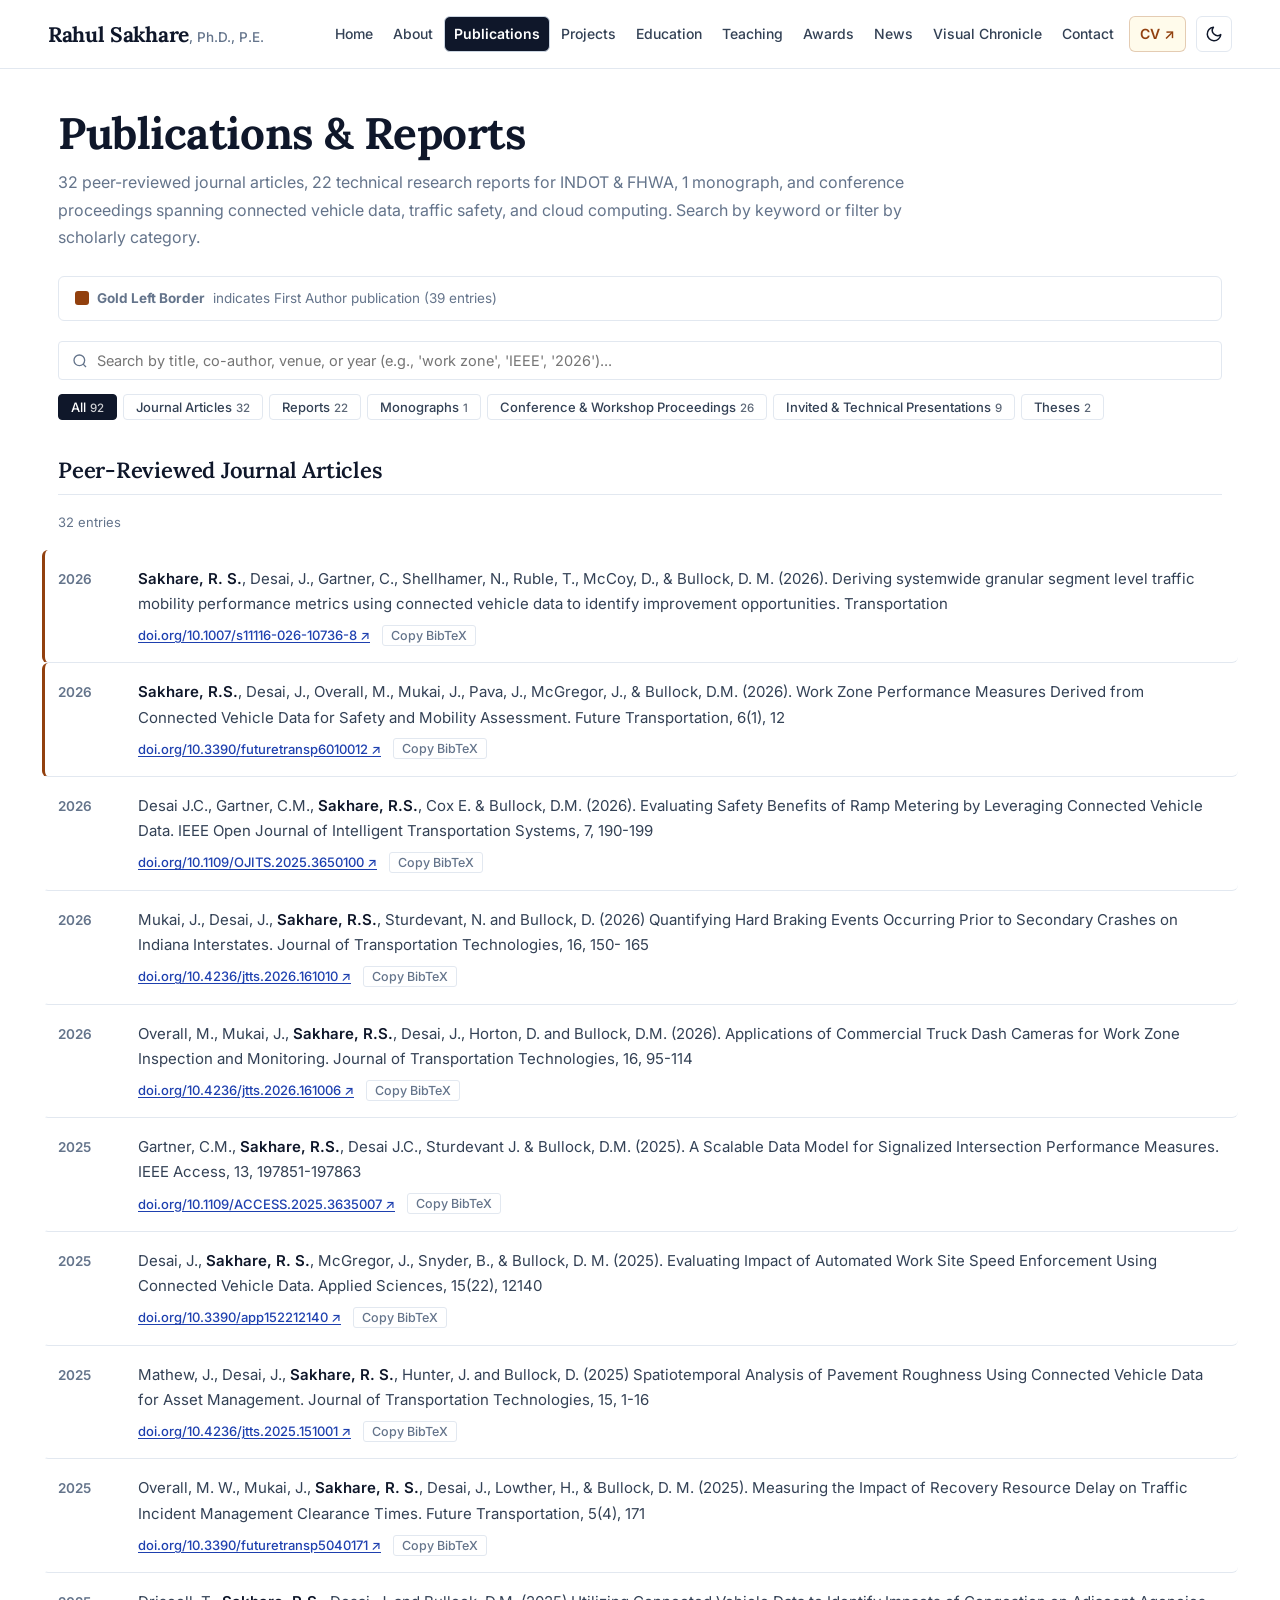
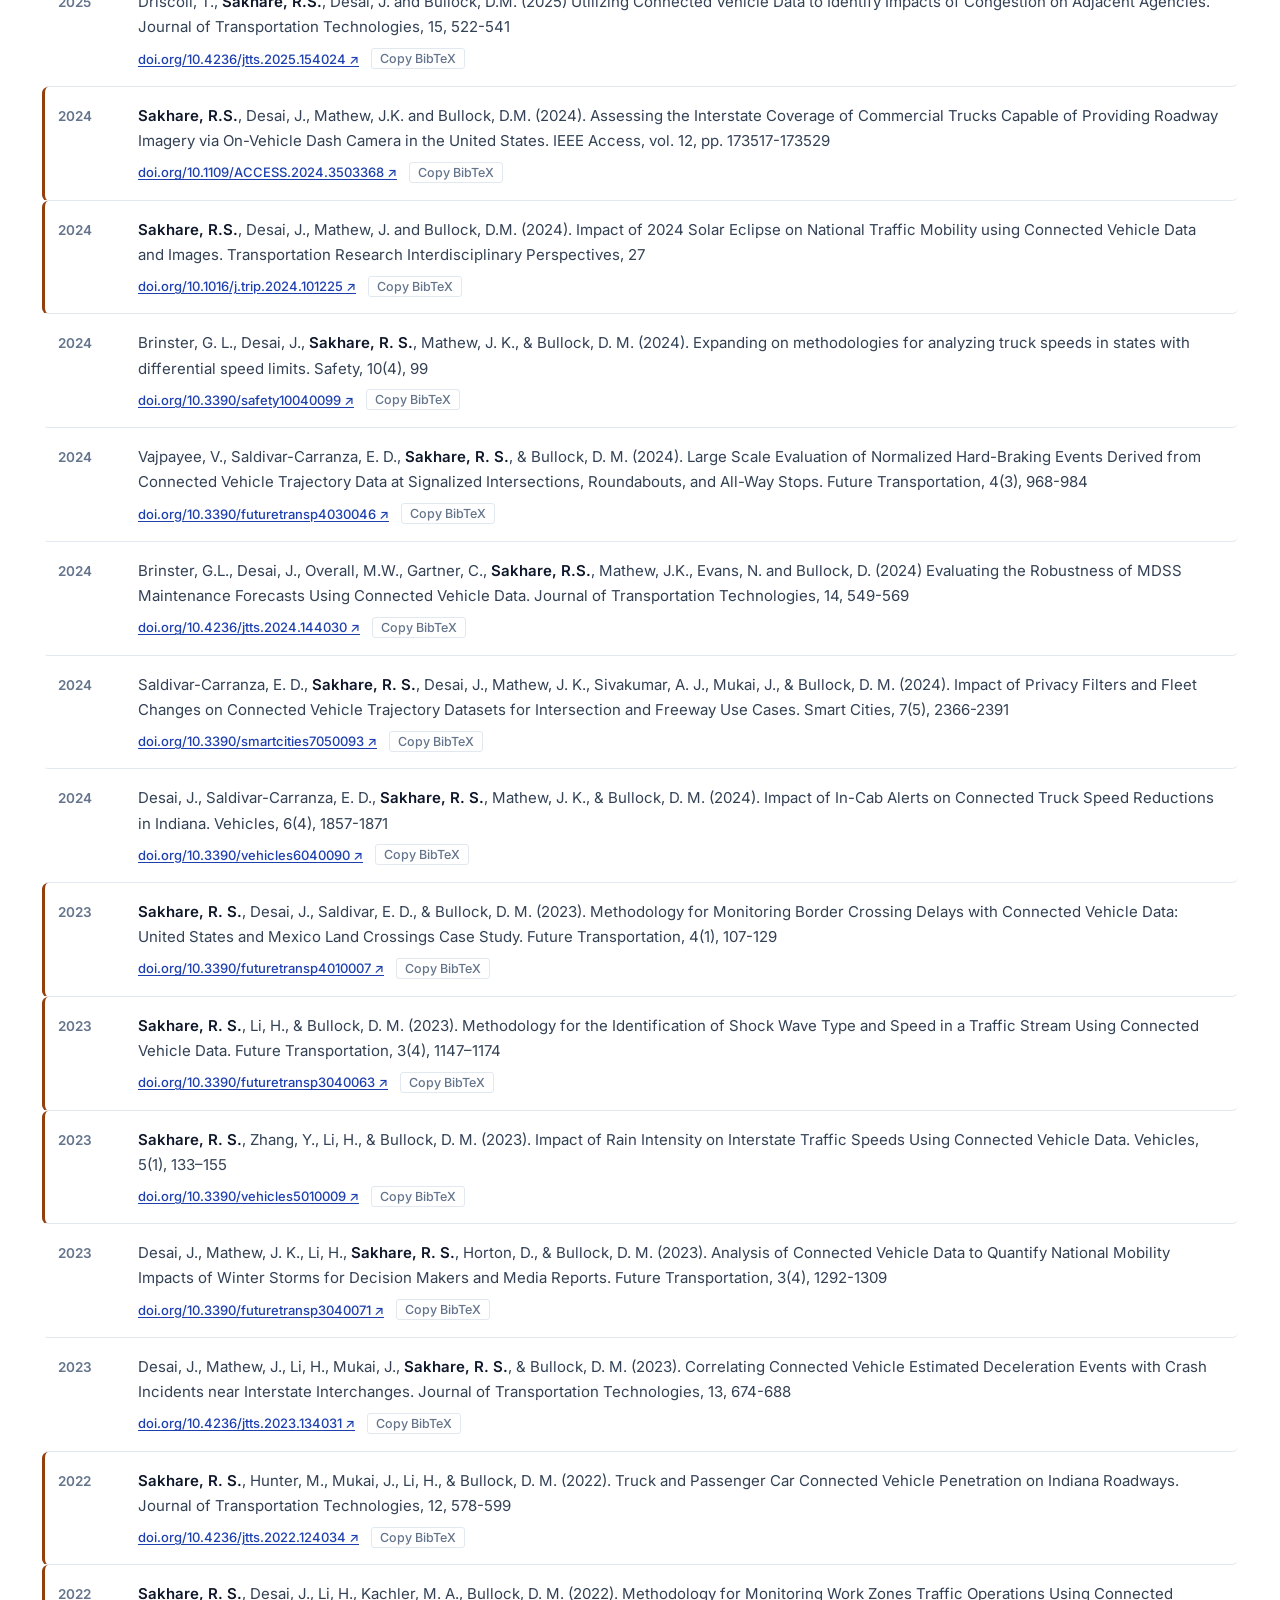
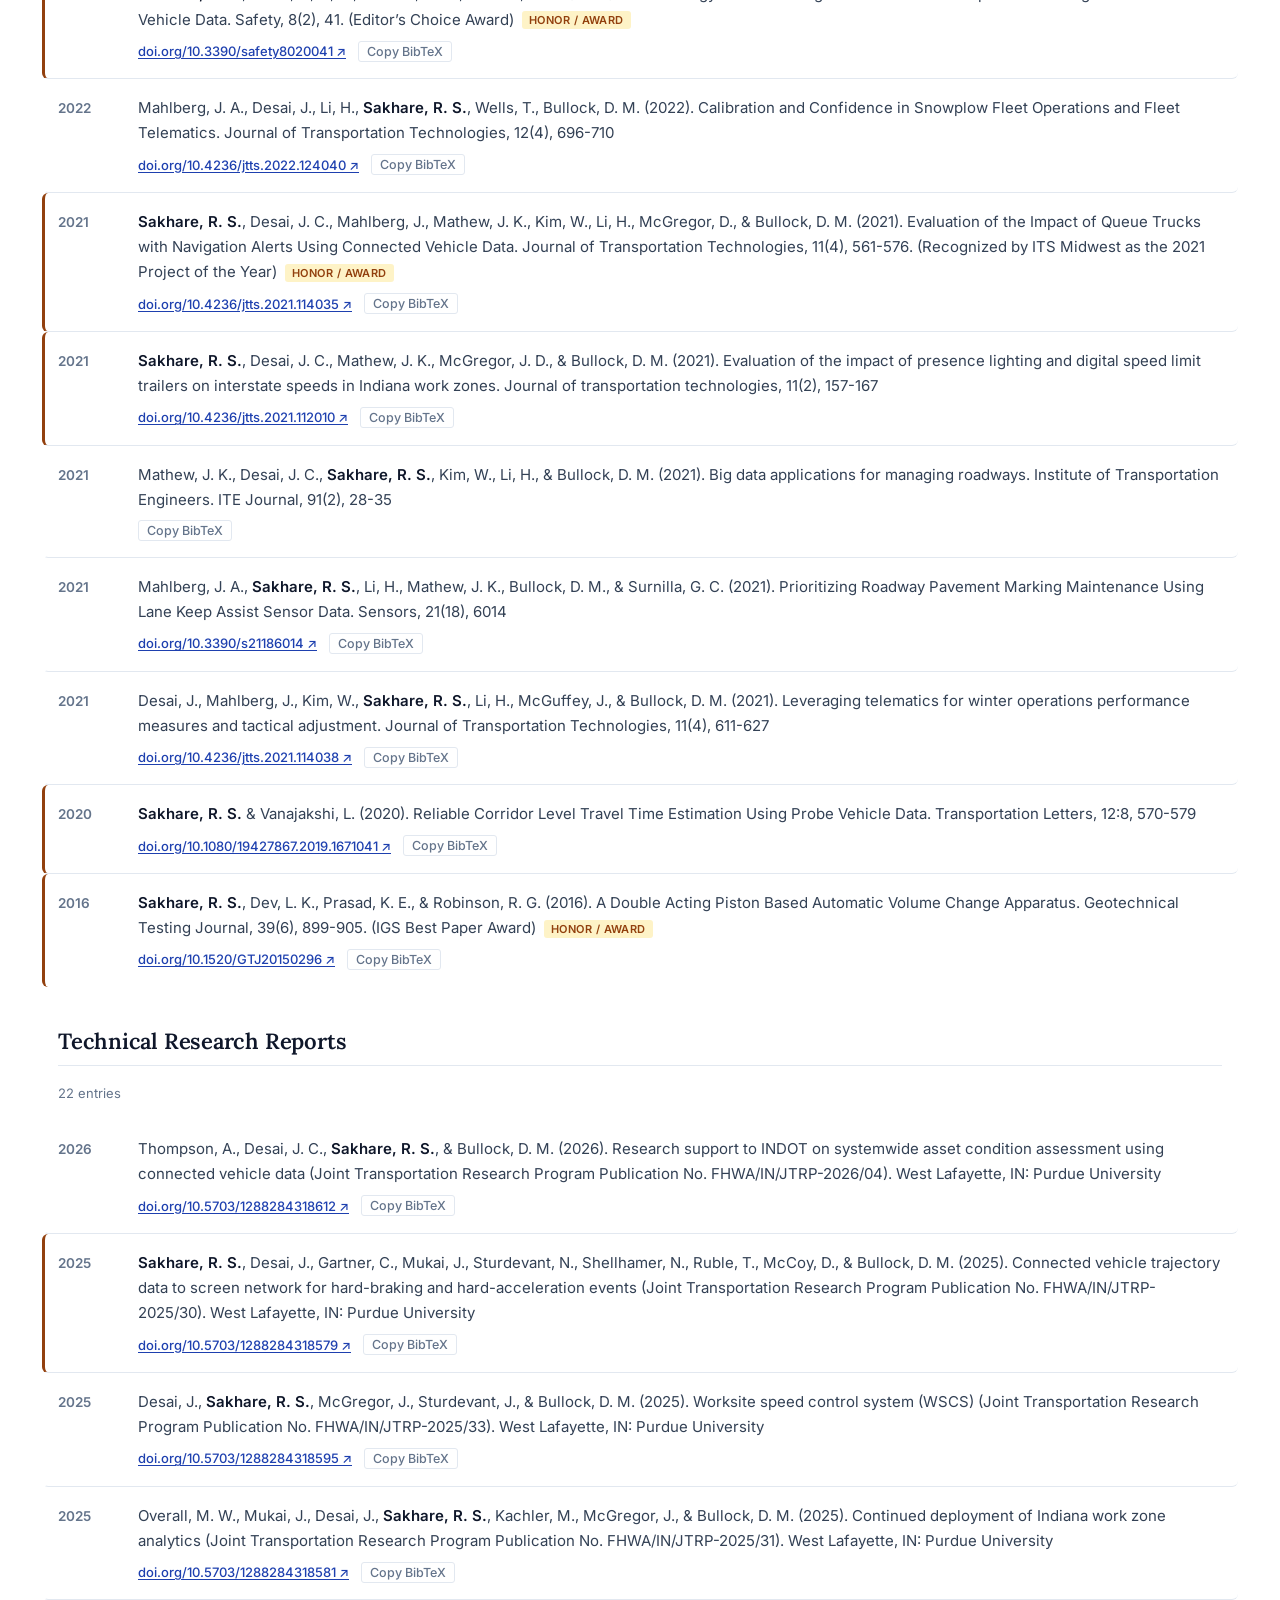
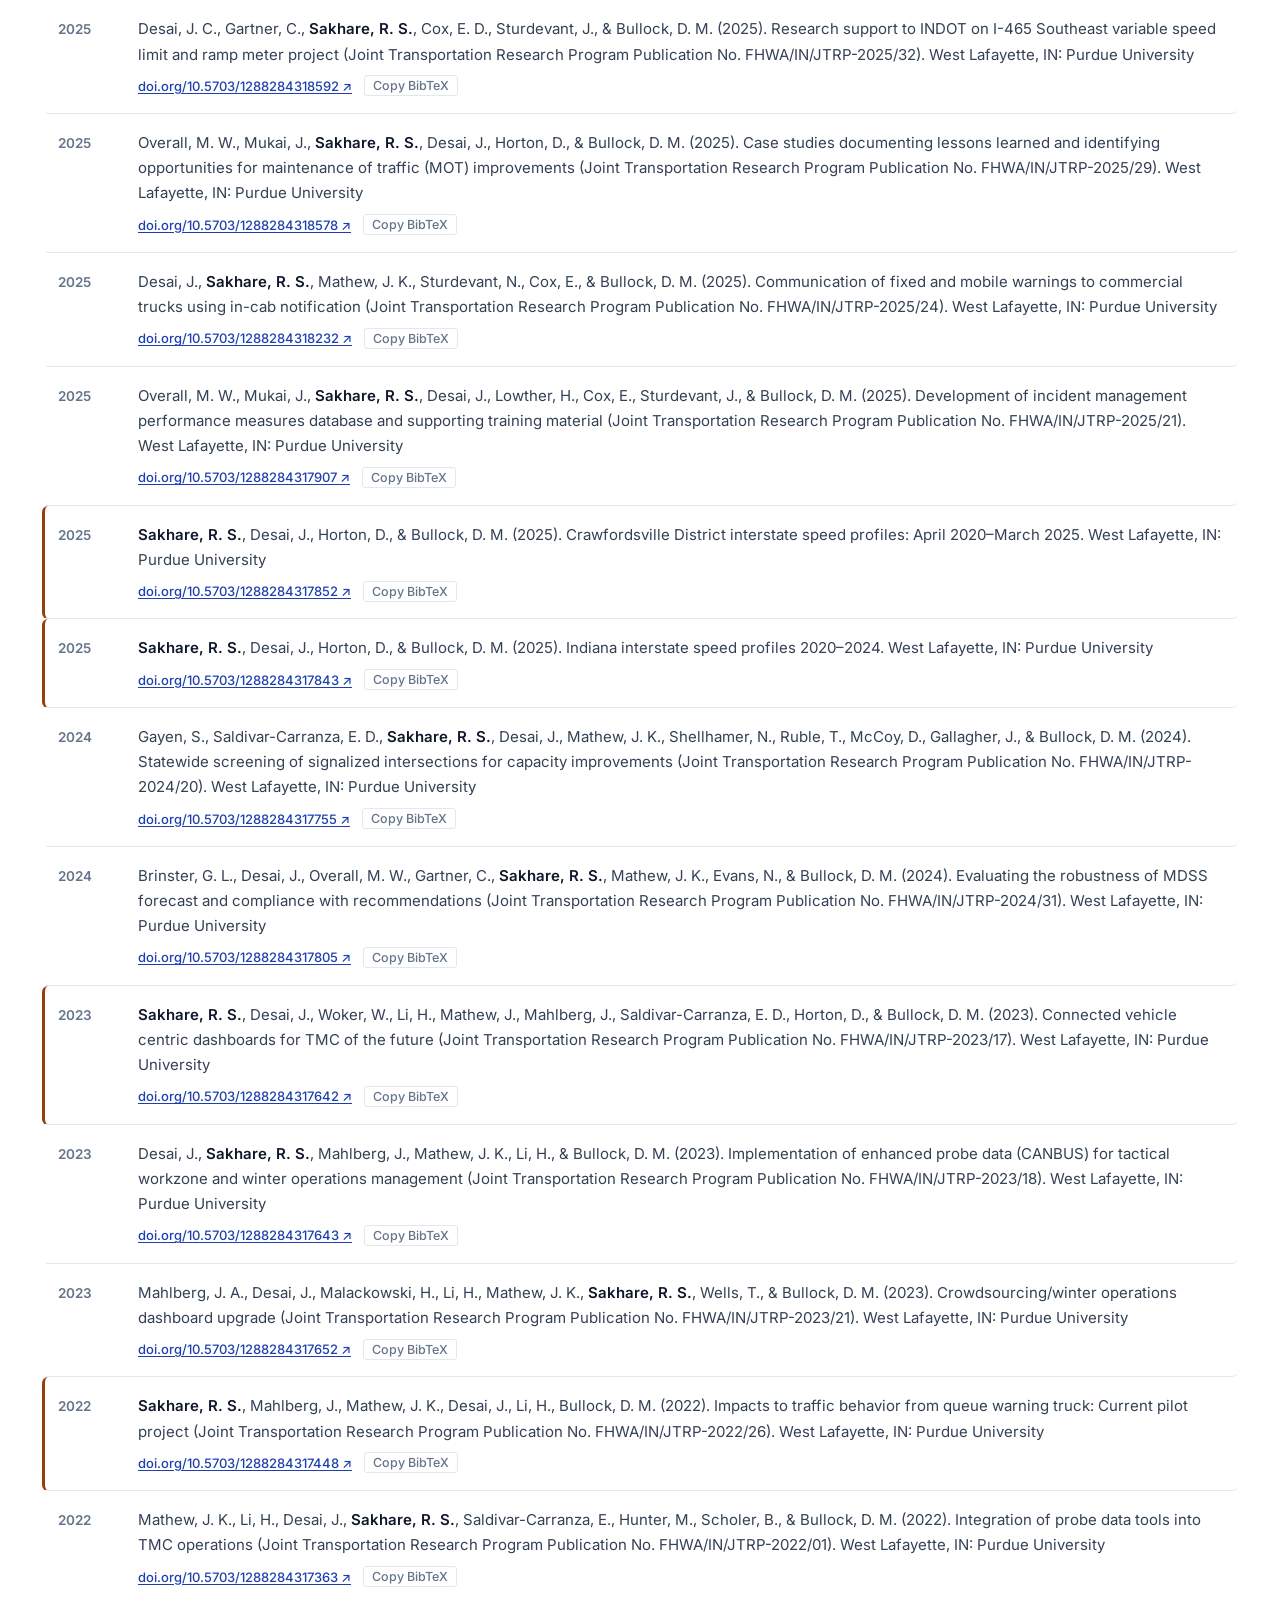
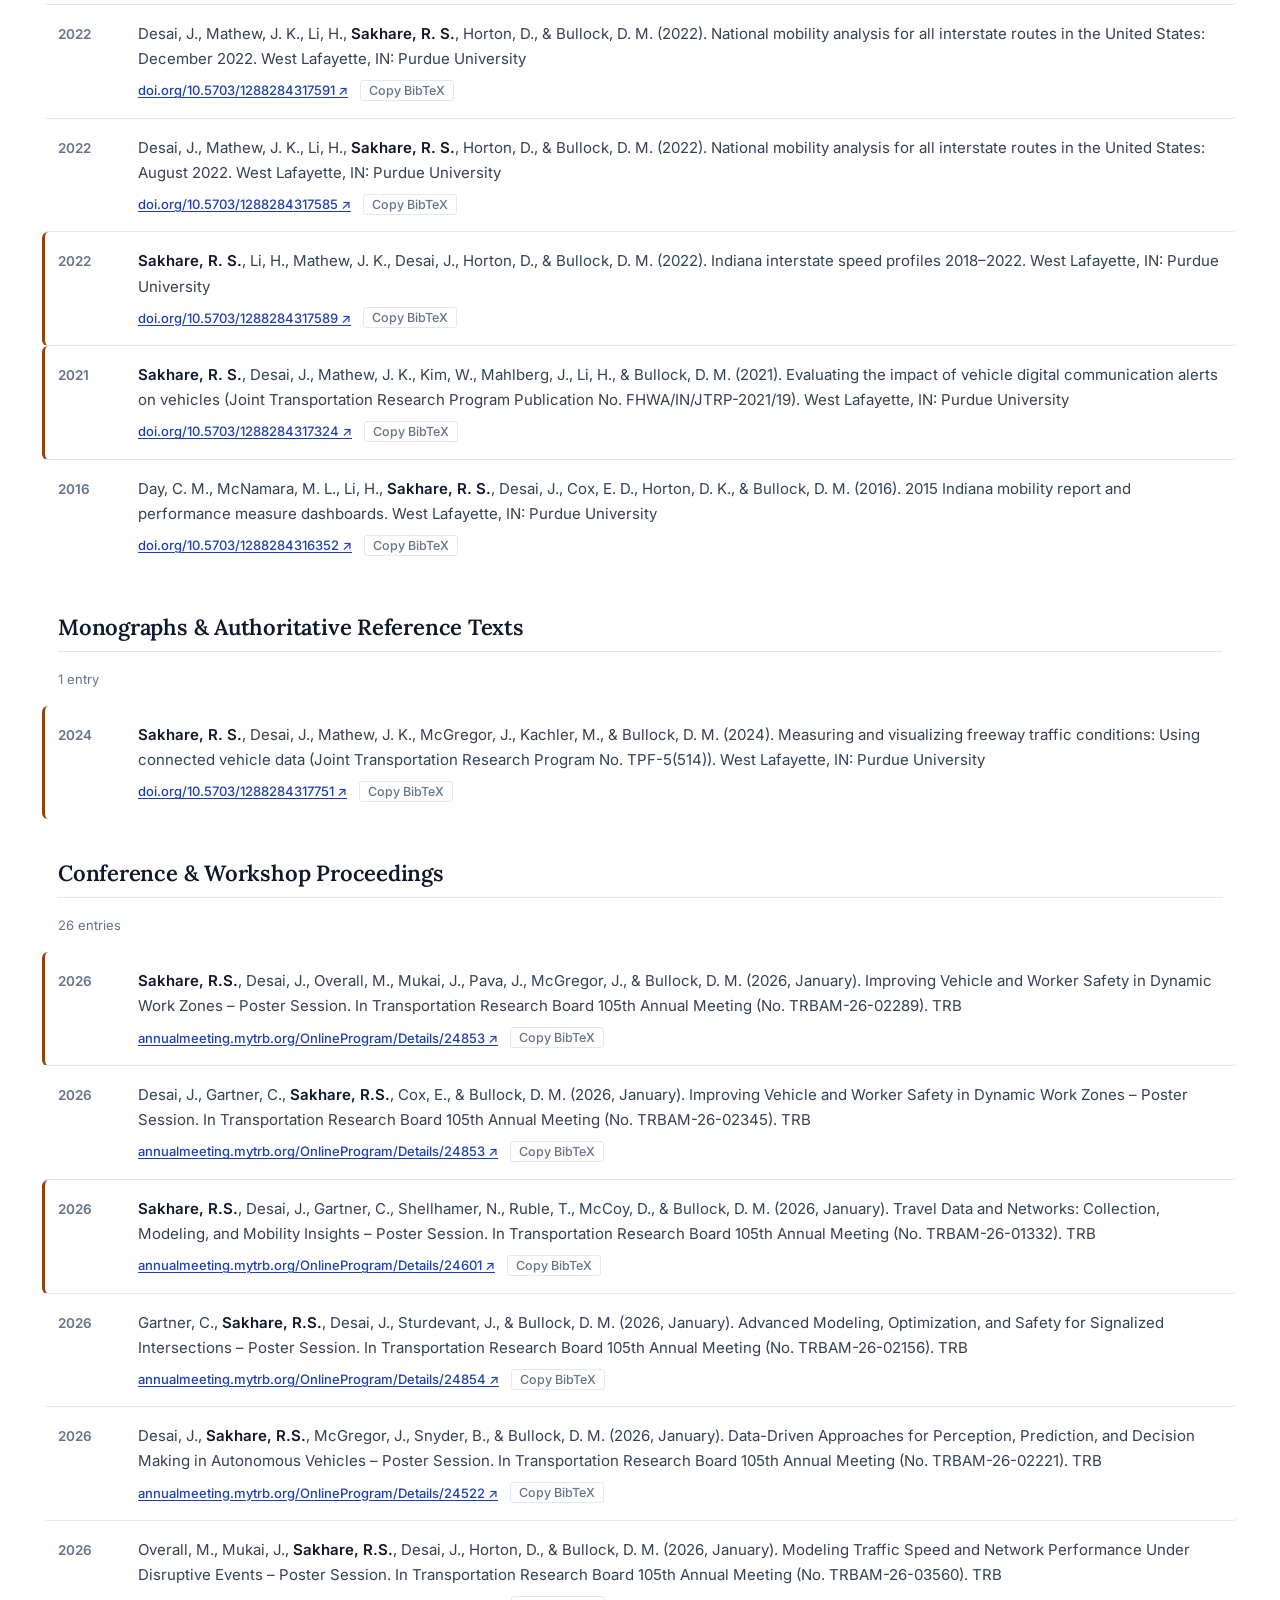
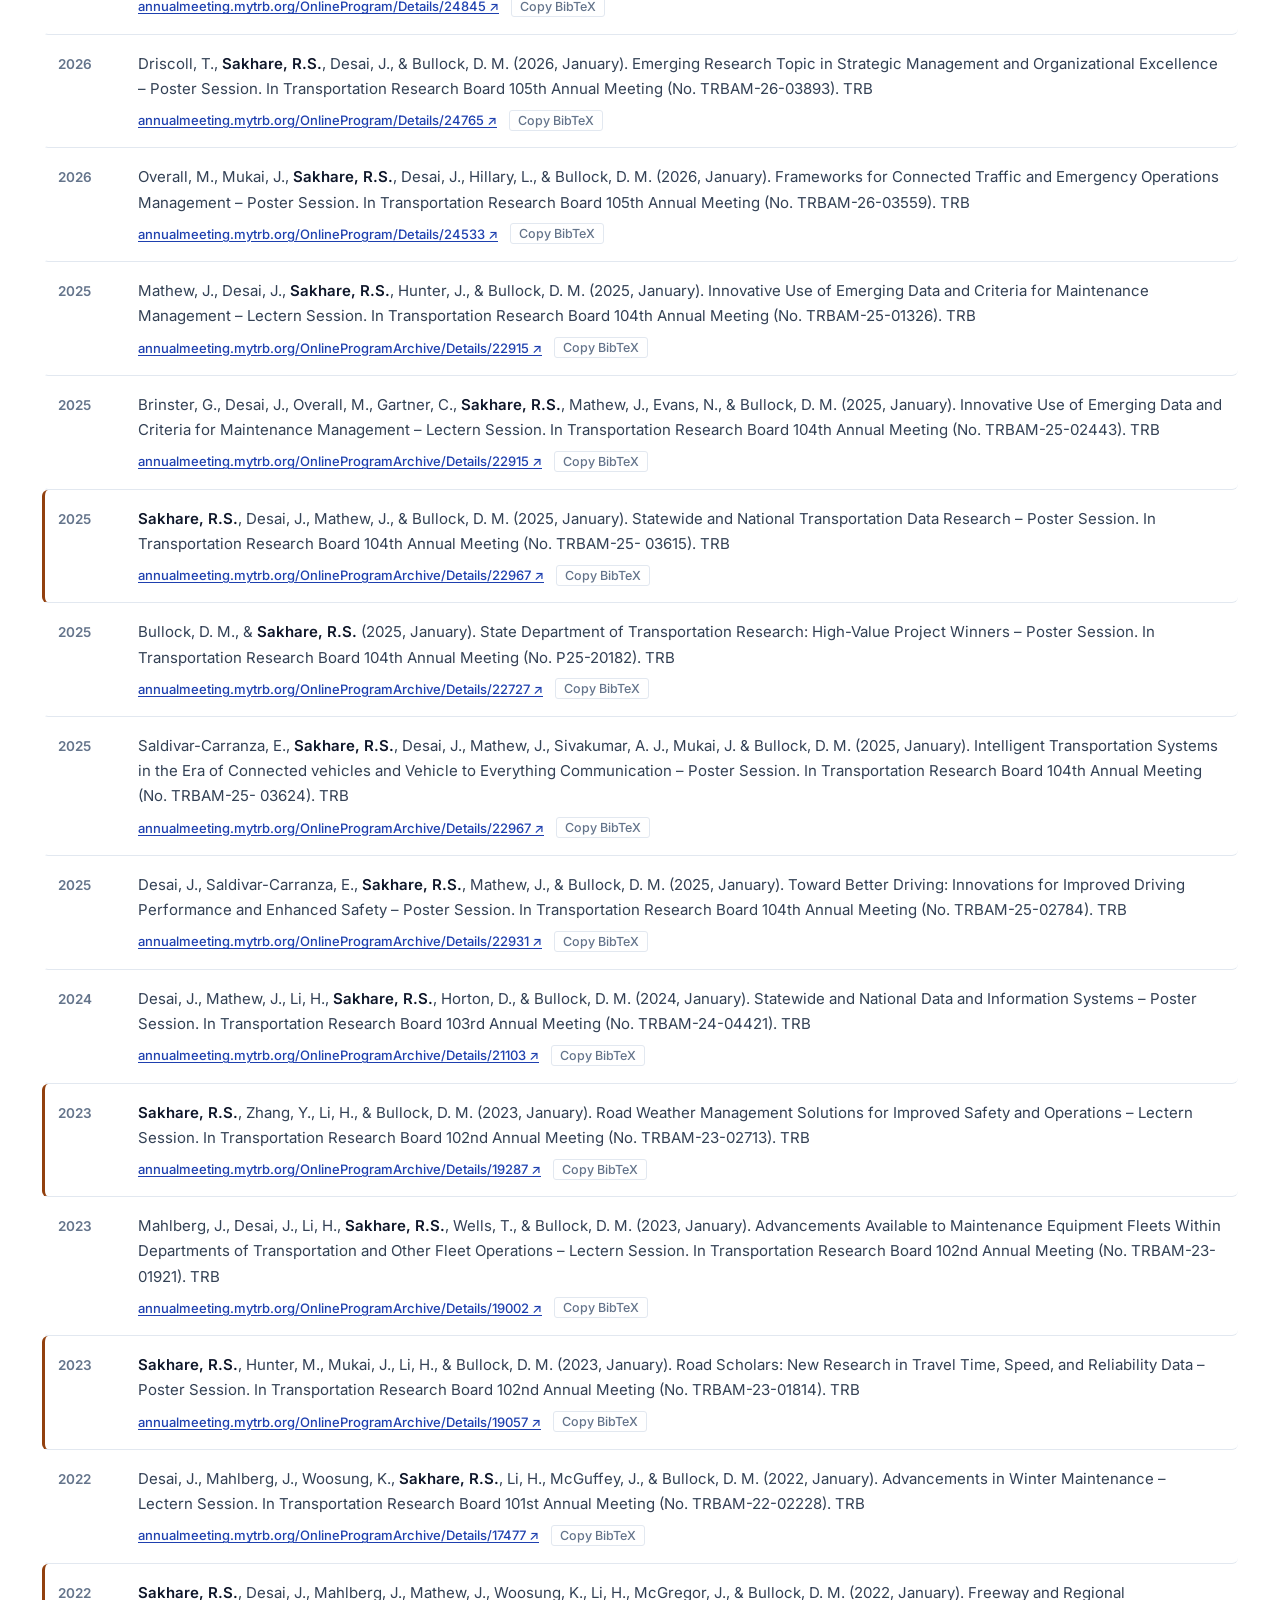
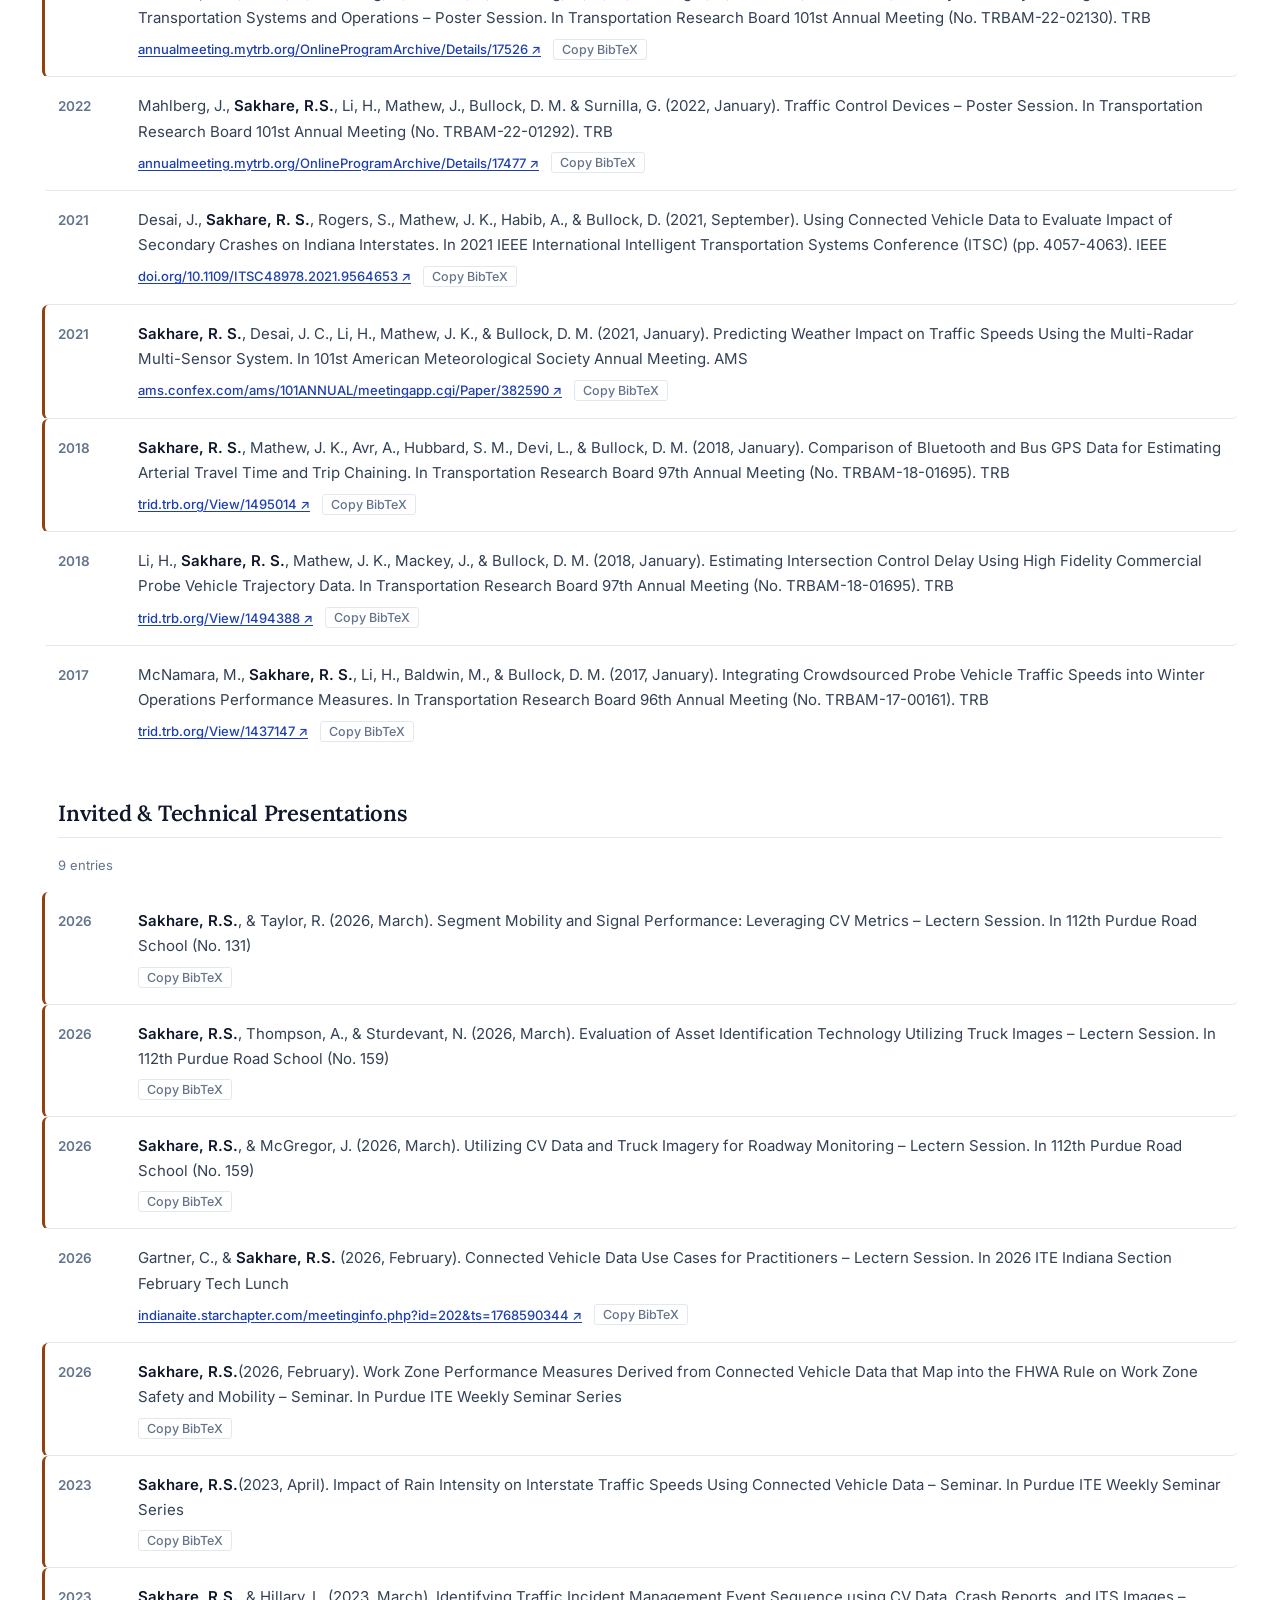
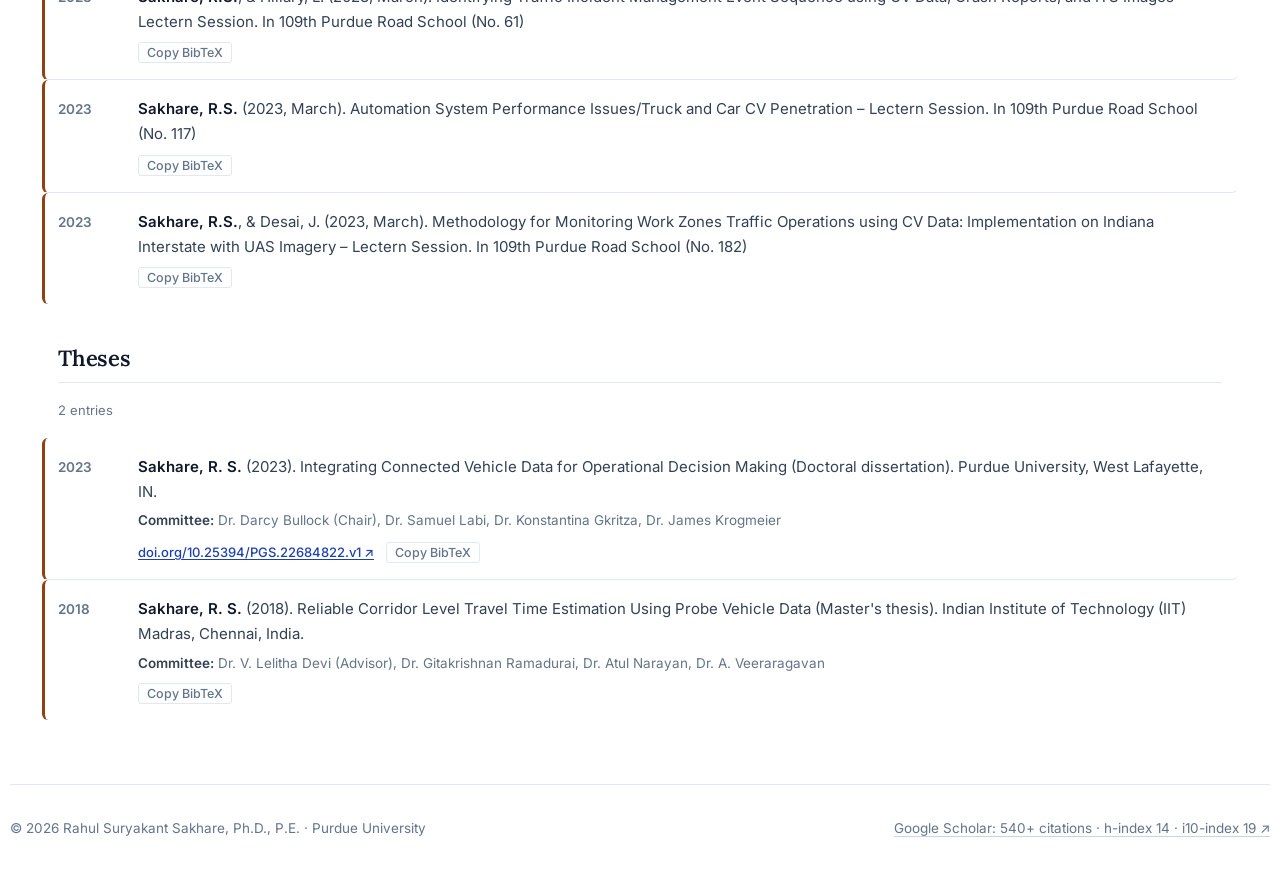
<file: publications.html>
<!DOCTYPE html>
<html lang="en">
<head>
<!-- Google tag (gtag.js) -->
<script async src="https://www.googletagmanager.com/gtag/js?id=G-JX6RBVBKF6"></script>
<script>
  window.dataLayer = window.dataLayer || [];
  function gtag(){dataLayer.push(arguments);}
  gtag('js', new Date());

  gtag('config', 'G-JX6RBVBKF6');
</script>
<meta charset="utf-8">
<meta name="viewport" content="width=device-width, initial-scale=1.0">
<title>Publications | Rahul Sakhare, Ph.D., P.E.</title>
<meta name="description" content="Peer-reviewed journal articles, technical reports, monographs, and conference presentations by Rahul Sakhare, Ph.D., P.E.">
<link rel="canonical" href="https://rahul-sakhare.github.io/research/publications.html">
<meta name="google-site-verification" content="google368a88109246cfe6">

<!-- Open Graph / Social Sharing Meta Tags -->
<meta property="og:type" content="website">
<meta property="og:site_name" content="Rahul Sakhare, Ph.D., P.E. — Academic Research Profile">
<meta property="og:title" content="Publications | Rahul Sakhare, Ph.D., P.E.">
<meta property="og:description" content="Peer-reviewed journal articles, technical reports, monographs, and conference presentations by Rahul Sakhare, Ph.D., P.E.">
<meta property="og:url" content="https://rahul-sakhare.github.io/research/publications.html">
<meta property="og:image" content="https://rahul-sakhare.github.io/research/assets/img/sakhare_headshot.jpg">
<meta property="og:image:alt" content="Portrait photograph of Rahul Sakhare, Ph.D., P.E., Transportation Research Engineer at Purdue University">
<meta property="og:image:width" content="1080">
<meta property="og:image:height" content="720">

<!-- Twitter Card Meta Tags -->
<meta name="twitter:card" content="summary_large_image">
<meta name="twitter:title" content="Publications | Rahul Sakhare, Ph.D., P.E.">
<meta name="twitter:description" content="Peer-reviewed journal articles, technical reports, monographs, and conference presentations by Rahul Sakhare, Ph.D., P.E.">
<meta name="twitter:image" content="https://rahul-sakhare.github.io/research/assets/img/sakhare_headshot.jpg">
<meta name="twitter:image:alt" content="Portrait photograph of Rahul Sakhare, Ph.D., P.E., Transportation Research Engineer at Purdue University">

<link rel="preconnect" href="https://fonts.googleapis.com">
<link rel="preconnect" href="https://fonts.gstatic.com" crossorigin>
<link href="https://fonts.googleapis.com/css2?family=Lora:ital,wght@0,500;0,600;0,700;1,400;1,500&family=Inter:wght@400;500;600;700&display=swap" rel="stylesheet">
<link rel="stylesheet" href="styles.css?v=9.4">
<script>
(function(){
  var t = localStorage.getItem('theme');
  if (!t) {
    t = window.matchMedia('(prefers-color-scheme: dark)').matches ? 'dark' : 'light';
  }
  document.documentElement.setAttribute('data-theme', t);
})();
</script>
<script type="application/ld+json">
{
  "@context": "https://schema.org",
  "@graph": [
    {
      "@type": "Person",
      "@id": "https://rahul-sakhare.github.io/research/#person",
      "name": "Rahul Suryakant Sakhare",
      "alternateName": ["Rahul Sakhare", "Rahul S. Sakhare"],
      "honorificPrefix": "Dr.",
      "honorificSuffix": "Ph.D., P.E.",
      "jobTitle": "Transportation Research Engineer",
      "worksFor": {
        "@type": "EducationalOrganization",
        "name": "Purdue University",
        "url": "https://www.purdue.edu/"
      },
      "alumniOf": [
        {
          "@type": "EducationalOrganization",
          "name": "Purdue University",
          "url": "https://www.purdue.edu/"
        },
        {
          "@type": "EducationalOrganization",
          "name": "Indian Institute of Technology (IIT) Madras",
          "url": "https://www.iitm.ac.in/"
        }
      ],
      "url": "https://rahul-sakhare.github.io/research/",
      "image": "https://rahul-sakhare.github.io/research/assets/img/sakhare_headshot.jpg",
      "sameAs": [
        "https://scholar.google.com/citations?user=4crwCDoAAAAJ&hl=en",
        "https://orcid.org/0000-0001-7843-5707",
        "https://www.linkedin.com/in/rahulsakhare/",
        "https://www.researchgate.net/profile/Rahul-Suryakant-Sakhare",
        "https://github.com/rahul-sakhare"
      ]
    },
    {
      "@type": "WebSite",
      "@id": "https://rahul-sakhare.github.io/research/#website",
      "url": "https://rahul-sakhare.github.io/research/",
      "name": "Rahul Sakhare, Ph.D., P.E. — Academic Research Profile",
      "publisher": {
        "@id": "https://rahul-sakhare.github.io/research/#person"
      }
    }
  ]
}
</script>
</head>
<body class="sub"><header class="site-head" id="site-head">
  <nav class="wrap nav" aria-label="Primary">
    <a class="brand" href="index.html">Rahul Sakhare<span class="creds">, Ph.D., P.E.</span></a>
    <div class="nav-right">
      <ul class="nav-links"><li><a href="index.html">Home</a></li><li><a href="about.html">About</a></li><li><a href="publications.html" class="active">Publications</a></li><li><a href="projects.html">Projects</a></li><li><a href="education.html">Education</a></li><li><a href="teaching.html">Teaching</a></li><li><a href="awards.html">Awards</a></li><li><a href="news.html">News</a></li><li><a href="gallery.html">Visual Chronicle</a></li><li><a href="contact.html">Contact</a></li><li><a class="cv" href="assets/Sakhare_CV.pdf" target="_blank" rel="noopener">CV ↗</a></li></ul>
      <button class="theme-toggle" id="theme-toggle" aria-label="Toggle dark theme" title="Toggle dark theme" type="button">
        <svg class="icon-sun" viewBox="0 0 24 24" fill="none" stroke="currentColor" stroke-width="2" stroke-linecap="round" stroke-linejoin="round" aria-hidden="true"><circle cx="12" cy="12" r="4"></circle><path d="M12 2v2M12 20v2M4.93 4.93l1.41 1.41M17.66 17.66l1.41 1.41M2 12h2M20 12h2M6.34 17.66l-1.41 1.41M19.07 4.93l-1.41 1.41"></path></svg>
        <svg class="icon-moon" viewBox="0 0 24 24" fill="none" stroke="currentColor" stroke-width="2" stroke-linecap="round" stroke-linejoin="round" aria-hidden="true"><path d="M21 12.79A9 9 0 1 1 11.21 3 7 7 0 0 0 21 12.79z"></path></svg>
      </button>
      <button class="nav-toggle" aria-label="Menu" aria-expanded="false" type="button">☰</button>
    </div>
  </nav>
</header>
<main>
  <section class="wrap" style="padding-top:36px">
    <h1>Publications &amp; Reports</h1>
    <p style="font-size:16px;color:var(--ink-muted);max-width:85ch;margin-bottom:24px">
      32 peer-reviewed journal articles, 22 technical research reports for INDOT &amp; FHWA, 1 monograph, and conference proceedings spanning connected vehicle data, traffic safety, and cloud computing. Search by keyword or filter by scholarly category.
    </p>

    <!-- Publication Legend -->
    <div class="pub-legend">
      <span class="pub-legend-item"><span class="pub-legend-indicator"></span> <b>Gold Left Border</b> indicates First Author publication (39 entries)</span>
    </div>

    <!-- Search & Filter Toolbar -->
    <div class="pub-toolbar">
      <div class="pub-search-wrap">
        <svg class="pub-search-ico" viewBox="0 0 24 24" fill="none" stroke="currentColor" stroke-width="2"><circle cx="11" cy="11" r="8"/><line x1="21" y1="21" x2="16.65" y2="16.65"/></svg>
        <input type="text" class="pub-search-input" id="pub-search-input" placeholder="Search by title, co-author, venue, or year (e.g., 'work zone', 'IEEE', '2026')..." autocomplete="off">
        <button class="pub-clear-btn" id="pub-clear-btn" title="Clear search">✕</button>
      </div>
      <div class="filters" id="filters"></div>
    </div>

    <!-- Publications List Root -->
    <div id="no-matches" class="hidden" style="padding:48px 0;text-align:center;color:var(--ink-muted)">
      <h3>No matching publications found</h3>
      <p>Try refining your search query or switching categories above.</p>
    </div>
    <div id="pub-root"></div>
  </section>
</main>
<footer class="wrap site-foot">
  <span>© 2026 Rahul Suryakant Sakhare, Ph.D., P.E. · Purdue University</span>
  <span><a href="https://scholar.google.com/citations?user=4crwCDoAAAAJ&amp;hl=en" target="_blank" rel="noopener" title="View Google Scholar Profile">Google Scholar: 540+ citations · h-index 14 · i10-index 19 ↗</a></span>
</footer>
<script src="pubs-data.js"></script>
<script src="script.js?v=9.2"></script>
</body>
</html>
</file>
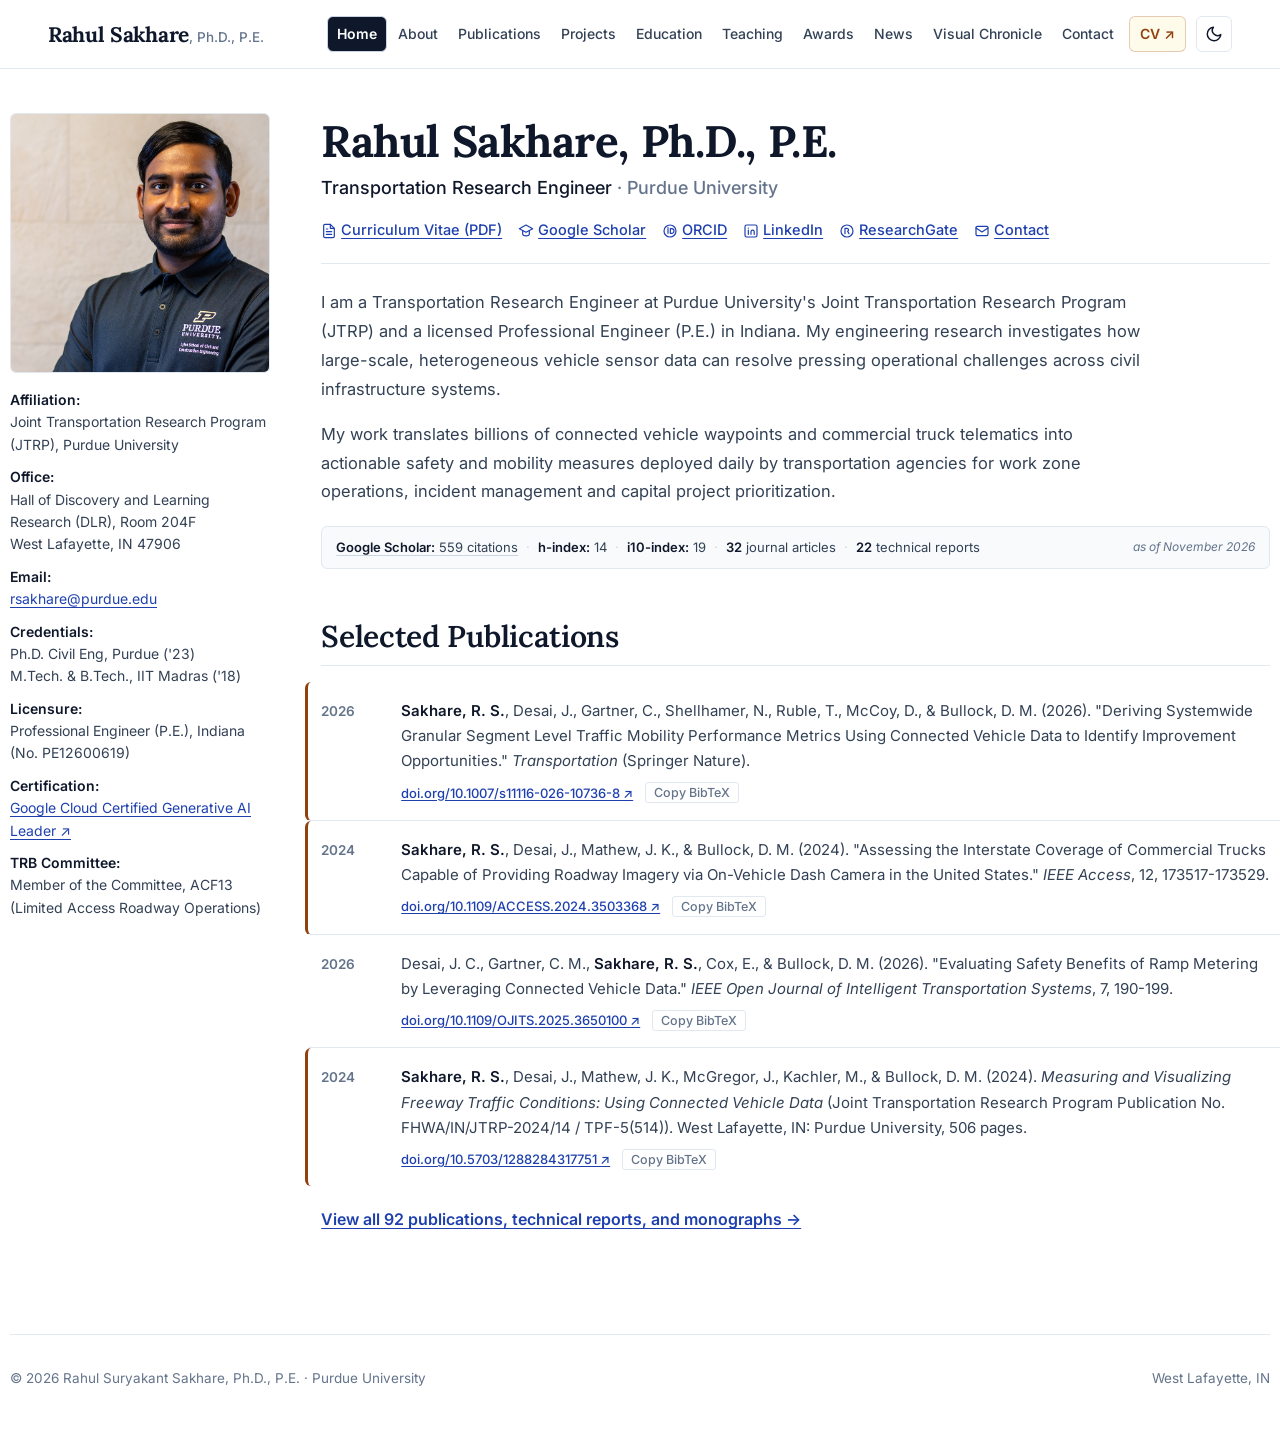
<file: research.html>
<!DOCTYPE html>
<html lang="en">
<head>
<meta charset="utf-8">
<meta http-equiv="refresh" content="0; url=index.html">
<link rel="canonical" href="index.html">
<title>Redirecting to Home | Rahul Sakhare, Ph.D., P.E.</title>
<script>window.location.replace("index.html");</script>
</head>
<body>
<p>Redirecting to <a href="index.html">Rahul Sakhare's Academic Homepage</a>...</p>
</body>
</html>
</file>
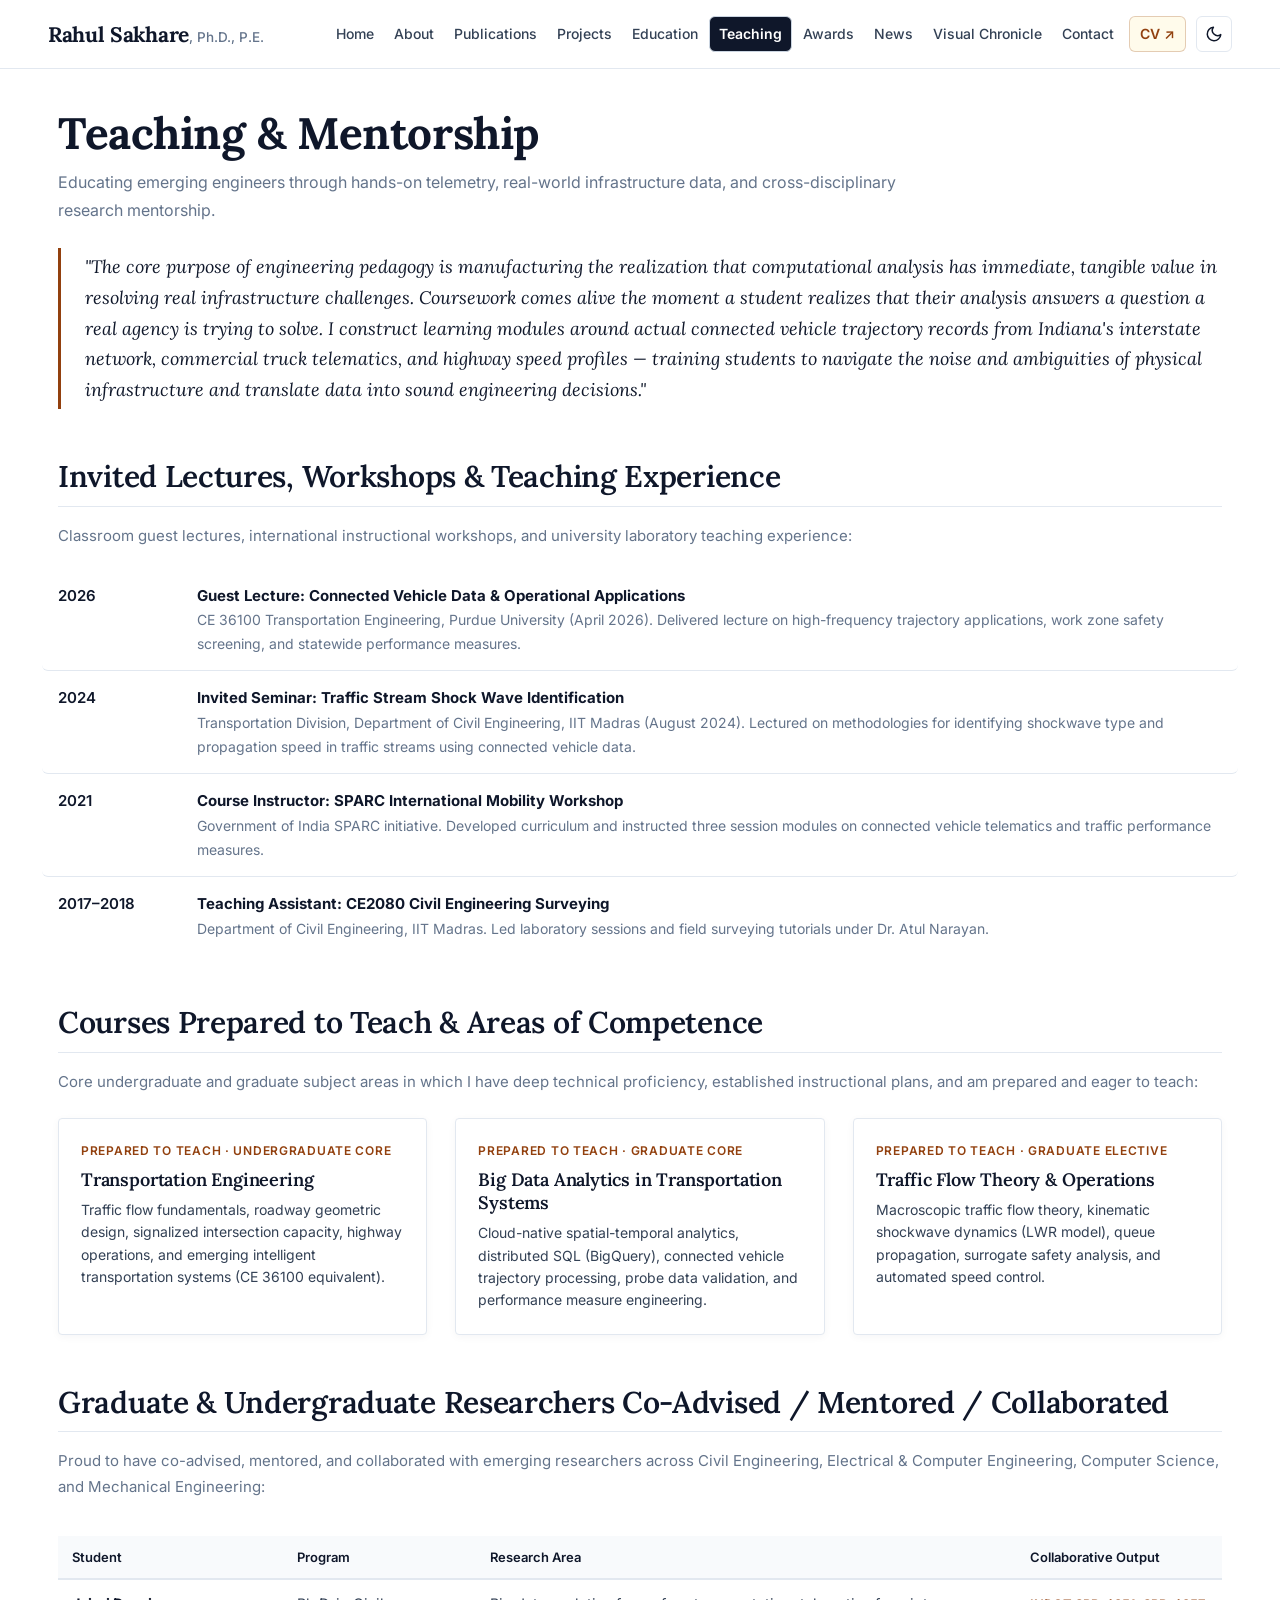
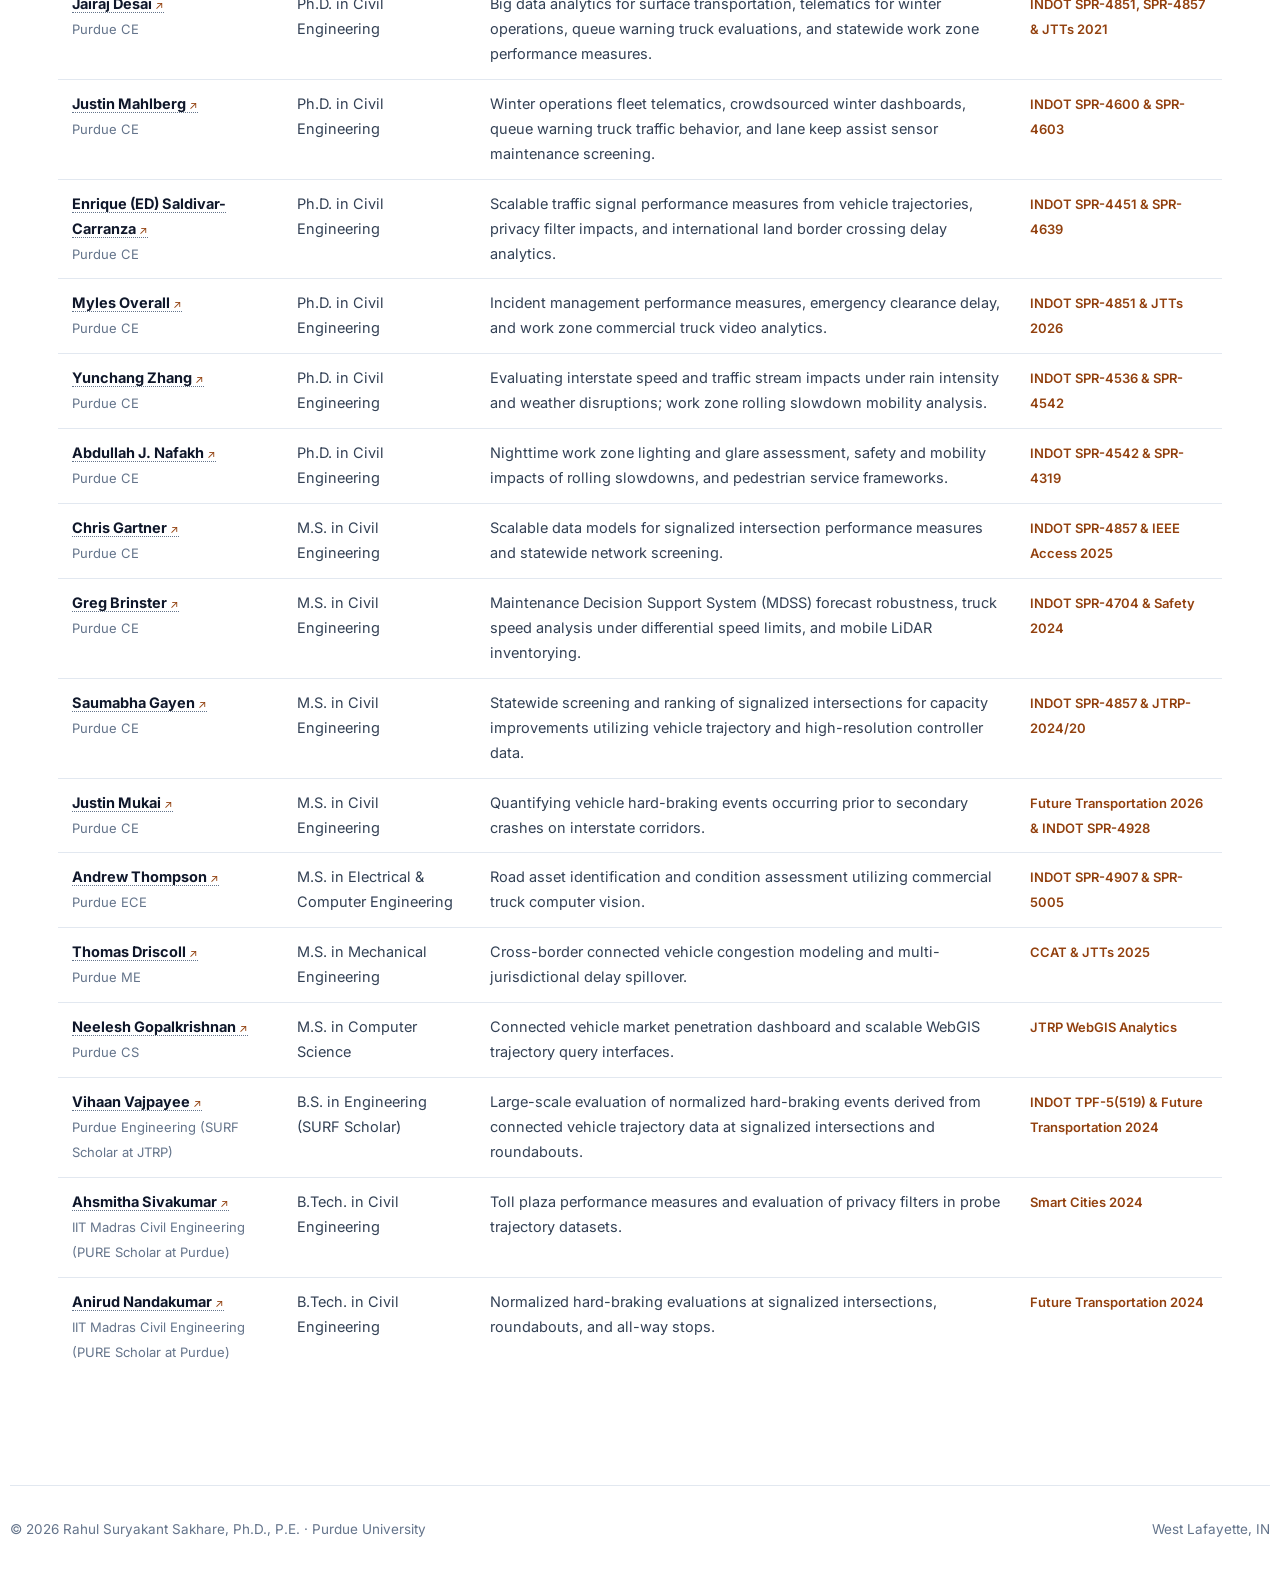
<file: teaching.html>
<!DOCTYPE html>
<html lang="en">
<head>
<!-- Google tag (gtag.js) -->
<script async src="https://www.googletagmanager.com/gtag/js?id=G-JX6RBVBKF6"></script>
<script>
  window.dataLayer = window.dataLayer || [];
  function gtag(){dataLayer.push(arguments);}
  gtag('js', new Date());

  gtag('config', 'G-JX6RBVBKF6');
</script>
<meta charset="utf-8">
<meta name="viewport" content="width=device-width, initial-scale=1.0">
<title>Teaching & Mentorship | Rahul Sakhare, Ph.D., P.E.</title>
<meta name="description" content="Instructional philosophy, courses prepared to teach, and student research mentorship across Civil Engineering, ECE, CS, and ME.">
<link rel="canonical" href="https://rahul-sakhare.github.io/research/teaching.html">
<meta name="google-site-verification" content="google368a88109246cfe6">

<!-- Open Graph / Social Sharing Meta Tags -->
<meta property="og:type" content="website">
<meta property="og:site_name" content="Rahul Sakhare, Ph.D., P.E. — Academic Research Profile">
<meta property="og:title" content="Teaching & Mentorship | Rahul Sakhare, Ph.D., P.E.">
<meta property="og:description" content="Instructional philosophy, courses prepared to teach, and student research mentorship across Civil Engineering, ECE, CS, and ME.">
<meta property="og:url" content="https://rahul-sakhare.github.io/research/teaching.html">
<meta property="og:image" content="https://rahul-sakhare.github.io/research/assets/img/sakhare_headshot.jpg">
<meta property="og:image:alt" content="Portrait photograph of Rahul Sakhare, Ph.D., P.E., Transportation Research Engineer at Purdue University">
<meta property="og:image:width" content="1080">
<meta property="og:image:height" content="720">

<!-- Twitter Card Meta Tags -->
<meta name="twitter:card" content="summary_large_image">
<meta name="twitter:title" content="Teaching & Mentorship | Rahul Sakhare, Ph.D., P.E.">
<meta name="twitter:description" content="Instructional philosophy, courses prepared to teach, and student research mentorship across Civil Engineering, ECE, CS, and ME.">
<meta name="twitter:image" content="https://rahul-sakhare.github.io/research/assets/img/sakhare_headshot.jpg">
<meta name="twitter:image:alt" content="Portrait photograph of Rahul Sakhare, Ph.D., P.E., Transportation Research Engineer at Purdue University">

<link rel="preconnect" href="https://fonts.googleapis.com">
<link rel="preconnect" href="https://fonts.gstatic.com" crossorigin>
<link href="https://fonts.googleapis.com/css2?family=Lora:ital,wght@0,500;0,600;0,700;1,400;1,500&family=Inter:wght@400;500;600;700&display=swap" rel="stylesheet">
<link rel="stylesheet" href="styles.css?v=9.4">
<script>
(function(){
  var t = localStorage.getItem('theme');
  if (!t) {
    t = window.matchMedia('(prefers-color-scheme: dark)').matches ? 'dark' : 'light';
  }
  document.documentElement.setAttribute('data-theme', t);
})();
</script>
<script type="application/ld+json">
{
  "@context": "https://schema.org",
  "@graph": [
    {
      "@type": "Person",
      "@id": "https://rahul-sakhare.github.io/research/#person",
      "name": "Rahul Suryakant Sakhare",
      "alternateName": ["Rahul Sakhare", "Rahul S. Sakhare"],
      "honorificPrefix": "Dr.",
      "honorificSuffix": "Ph.D., P.E.",
      "jobTitle": "Transportation Research Engineer",
      "worksFor": {
        "@type": "EducationalOrganization",
        "name": "Purdue University",
        "url": "https://www.purdue.edu/"
      },
      "alumniOf": [
        {
          "@type": "EducationalOrganization",
          "name": "Purdue University",
          "url": "https://www.purdue.edu/"
        },
        {
          "@type": "EducationalOrganization",
          "name": "Indian Institute of Technology (IIT) Madras",
          "url": "https://www.iitm.ac.in/"
        }
      ],
      "url": "https://rahul-sakhare.github.io/research/",
      "image": "https://rahul-sakhare.github.io/research/assets/img/sakhare_headshot.jpg",
      "sameAs": [
        "https://scholar.google.com/citations?user=4crwCDoAAAAJ&hl=en",
        "https://orcid.org/0000-0001-7843-5707",
        "https://www.linkedin.com/in/rahulsakhare/",
        "https://www.researchgate.net/profile/Rahul-Suryakant-Sakhare",
        "https://github.com/rahul-sakhare"
      ]
    },
    {
      "@type": "WebSite",
      "@id": "https://rahul-sakhare.github.io/research/#website",
      "url": "https://rahul-sakhare.github.io/research/",
      "name": "Rahul Sakhare, Ph.D., P.E. — Academic Research Profile",
      "publisher": {
        "@id": "https://rahul-sakhare.github.io/research/#person"
      }
    }
  ]
}
</script>
</head>
<body class="sub"><header class="site-head" id="site-head">
  <nav class="wrap nav" aria-label="Primary">
    <a class="brand" href="index.html">Rahul Sakhare<span class="creds">, Ph.D., P.E.</span></a>
    <div class="nav-right">
      <ul class="nav-links"><li><a href="index.html">Home</a></li><li><a href="about.html">About</a></li><li><a href="publications.html">Publications</a></li><li><a href="projects.html">Projects</a></li><li><a href="education.html">Education</a></li><li><a href="teaching.html" class="active">Teaching</a></li><li><a href="awards.html">Awards</a></li><li><a href="news.html">News</a></li><li><a href="gallery.html">Visual Chronicle</a></li><li><a href="contact.html">Contact</a></li><li><a class="cv" href="assets/Sakhare_CV.pdf" target="_blank" rel="noopener">CV ↗</a></li></ul>
      <button class="theme-toggle" id="theme-toggle" aria-label="Toggle dark theme" title="Toggle dark theme" type="button">
        <svg class="icon-sun" viewBox="0 0 24 24" fill="none" stroke="currentColor" stroke-width="2" stroke-linecap="round" stroke-linejoin="round" aria-hidden="true"><circle cx="12" cy="12" r="4"></circle><path d="M12 2v2M12 20v2M4.93 4.93l1.41 1.41M17.66 17.66l1.41 1.41M2 12h2M20 12h2M6.34 17.66l-1.41 1.41M19.07 4.93l-1.41 1.41"></path></svg>
        <svg class="icon-moon" viewBox="0 0 24 24" fill="none" stroke="currentColor" stroke-width="2" stroke-linecap="round" stroke-linejoin="round" aria-hidden="true"><path d="M21 12.79A9 9 0 1 1 11.21 3 7 7 0 0 0 21 12.79z"></path></svg>
      </button>
      <button class="nav-toggle" aria-label="Menu" aria-expanded="false" type="button">☰</button>
    </div>
  </nav>
</header>
<main>
  <section class="wrap" style="padding-top:36px">
    <h1>Teaching &amp; Mentorship</h1>
    <p style="font-size:16px;color:var(--ink-muted);max-width:85ch;margin-bottom:24px">
      Educating emerging engineers through hands-on telemetry, real-world infrastructure data, and cross-disciplinary research mentorship.
    </p>

    <!-- Pedagogical Philosophy Quote -->
    <div class="teaching-quote">
      "The core purpose of engineering pedagogy is manufacturing the realization that computational analysis has immediate, tangible value in resolving real infrastructure challenges. Coursework comes alive the moment a student realizes that their analysis answers a question a real agency is trying to solve. I construct learning modules around actual connected vehicle trajectory records from Indiana's interstate network, commercial truck telematics, and highway speed profiles — training students to navigate the noise and ambiguities of physical infrastructure and translate data into sound engineering decisions."
    </div>

    <!-- Invited Lectures, Workshops & Teaching Experience -->
    <h2>Invited Lectures, Workshops &amp; Teaching Experience</h2>
    <p style="font-size:15px;color:var(--ink-muted);margin-bottom:20px">
      Classroom guest lectures, international instructional workshops, and university laboratory teaching experience:
    </p>
    <ul class="award-list" style="margin-bottom:48px">
      <li class="award-item">
        <span class="award-yr">2026</span>
        <div class="award-desc">
          <b>Guest Lecture: Connected Vehicle Data &amp; Operational Applications</b>
          <span>CE 36100 Transportation Engineering, Purdue University (April 2026). Delivered lecture on high-frequency trajectory applications, work zone safety screening, and statewide performance measures.</span>
        </div>
      </li>
      <li class="award-item">
        <span class="award-yr">2024</span>
        <div class="award-desc">
          <b>Invited Seminar: Traffic Stream Shock Wave Identification</b>
          <span>Transportation Division, Department of Civil Engineering, IIT Madras (August 2024). Lectured on methodologies for identifying shockwave type and propagation speed in traffic streams using connected vehicle data.</span>
        </div>
      </li>
      <li class="award-item">
        <span class="award-yr">2021</span>
        <div class="award-desc">
          <b>Course Instructor: SPARC International Mobility Workshop</b>
          <span>Government of India SPARC initiative. Developed curriculum and instructed three session modules on connected vehicle telematics and traffic performance measures.</span>
        </div>
      </li>
      <li class="award-item">
        <span class="award-yr">2017–2018</span>
        <div class="award-desc">
          <b>Teaching Assistant: CE2080 Civil Engineering Surveying</b>
          <span>Department of Civil Engineering, IIT Madras. Led laboratory sessions and field surveying tutorials under Dr. Atul Narayan.</span>
        </div>
      </li>
    </ul>

    <!-- Courses Prepared to Teach / Areas of Competence -->
    <h2>Courses Prepared to Teach &amp; Areas of Competence</h2>
    <p style="font-size:15px;color:var(--ink-muted);margin-bottom:20px">
      Core undergraduate and graduate subject areas in which I have deep technical proficiency, established instructional plans, and am prepared and eager to teach:
    </p>
    <div class="teach-grid" style="margin-bottom:48px">
      <div class="teach-item">
        <span class="level">Prepared to Teach · Undergraduate Core</span>
        <h3>Transportation Engineering</h3>
        <p>Traffic flow fundamentals, roadway geometric design, signalized intersection capacity, highway operations, and emerging intelligent transportation systems (CE 36100 equivalent).</p>
      </div>
      <div class="teach-item">
        <span class="level">Prepared to Teach · Graduate Core</span>
        <h3>Big Data Analytics in Transportation Systems</h3>
        <p>Cloud-native spatial-temporal analytics, distributed SQL (BigQuery), connected vehicle trajectory processing, probe data validation, and performance measure engineering.</p>
      </div>
      <div class="teach-item">
        <span class="level">Prepared to Teach · Graduate Elective</span>
        <h3>Traffic Flow Theory &amp; Operations</h3>
        <p>Macroscopic traffic flow theory, kinematic shockwave dynamics (LWR model), queue propagation, surrogate safety analysis, and automated speed control.</p>
      </div>
    </div>

    <!-- Student Mentorship Roster -->
    <h2>Graduate &amp; Undergraduate Researchers Co-Advised / Mentored / Collaborated</h2>
    <p style="font-size:15px;color:var(--ink-muted);margin-bottom:16px">
      Proud to have co-advised, mentored, and collaborated with emerging researchers across Civil Engineering, Electrical &amp; Computer Engineering, Computer Science, and Mechanical Engineering:
    </p>

    <div style="overflow-x:auto">
      <table class="mentee-table">
        <thead>
          <tr>
            <th>Student</th>
            <th>Program</th>
            <th>Research Area</th>
            <th>Collaborative Output</th>
          </tr>
        </thead>
        <tbody>
          
<tr>
  <td>
    <b><a href="https://www.linkedin.com/in/jairajdesai" target="_blank" rel="noopener" class="mentee-link" title="Open Jairaj Desai's LinkedIn Profile in a new tab">Jairaj Desai <span style="font-size:11px;color:var(--accent-gold);font-weight:normal;">↗</span></a></b><br>
    <span style="font-size:13px;color:var(--ink-muted)">Purdue CE</span>
  </td>
  <td>Ph.D. in Civil Engineering</td>
  <td>Big data analytics for surface transportation, telematics for winter operations, queue warning truck evaluations, and statewide work zone performance measures.</td>
  <td><span style="font-size:13px;color:var(--accent-gold);font-weight:600">INDOT SPR-4851, SPR-4857 & JTTs 2021</span></td>
</tr>

<tr>
  <td>
    <b><a href="https://www.linkedin.com/in/justin-mahlberg" target="_blank" rel="noopener" class="mentee-link" title="Open Justin Mahlberg's LinkedIn Profile in a new tab">Justin Mahlberg <span style="font-size:11px;color:var(--accent-gold);font-weight:normal;">↗</span></a></b><br>
    <span style="font-size:13px;color:var(--ink-muted)">Purdue CE</span>
  </td>
  <td>Ph.D. in Civil Engineering</td>
  <td>Winter operations fleet telematics, crowdsourced winter dashboards, queue warning truck traffic behavior, and lane keep assist sensor maintenance screening.</td>
  <td><span style="font-size:13px;color:var(--accent-gold);font-weight:600">INDOT SPR-4600 & SPR-4603</span></td>
</tr>

<tr>
  <td>
    <b><a href="https://www.linkedin.com/in/enriquedsaldivar" target="_blank" rel="noopener" class="mentee-link" title="Open Enrique (ED) Saldivar-Carranza's LinkedIn Profile in a new tab">Enrique (ED) Saldivar-Carranza <span style="font-size:11px;color:var(--accent-gold);font-weight:normal;">↗</span></a></b><br>
    <span style="font-size:13px;color:var(--ink-muted)">Purdue CE</span>
  </td>
  <td>Ph.D. in Civil Engineering</td>
  <td>Scalable traffic signal performance measures from vehicle trajectories, privacy filter impacts, and international land border crossing delay analytics.</td>
  <td><span style="font-size:13px;color:var(--accent-gold);font-weight:600">INDOT SPR-4451 & SPR-4639</span></td>
</tr>

<tr>
  <td>
    <b><a href="https://www.linkedin.com/in/mylesoverall" target="_blank" rel="noopener" class="mentee-link" title="Open Myles Overall's LinkedIn Profile in a new tab">Myles Overall <span style="font-size:11px;color:var(--accent-gold);font-weight:normal;">↗</span></a></b><br>
    <span style="font-size:13px;color:var(--ink-muted)">Purdue CE</span>
  </td>
  <td>Ph.D. in Civil Engineering</td>
  <td>Incident management performance measures, emergency clearance delay, and work zone commercial truck video analytics.</td>
  <td><span style="font-size:13px;color:var(--accent-gold);font-weight:600">INDOT SPR-4851 & JTTs 2026</span></td>
</tr>

<tr>
  <td>
    <b><a href="https://www.linkedin.com/in/yunchang-zhang" target="_blank" rel="noopener" class="mentee-link" title="Open Yunchang Zhang's LinkedIn Profile in a new tab">Yunchang Zhang <span style="font-size:11px;color:var(--accent-gold);font-weight:normal;">↗</span></a></b><br>
    <span style="font-size:13px;color:var(--ink-muted)">Purdue CE</span>
  </td>
  <td>Ph.D. in Civil Engineering</td>
  <td>Evaluating interstate speed and traffic stream impacts under rain intensity and weather disruptions; work zone rolling slowdown mobility analysis.</td>
  <td><span style="font-size:13px;color:var(--accent-gold);font-weight:600">INDOT SPR-4536 & SPR-4542</span></td>
</tr>

<tr>
  <td>
    <b><a href="https://www.linkedin.com/in/abdullahnafakheit5b28b671" target="_blank" rel="noopener" class="mentee-link" title="Open Abdullah J. Nafakh's LinkedIn Profile in a new tab">Abdullah J. Nafakh <span style="font-size:11px;color:var(--accent-gold);font-weight:normal;">↗</span></a></b><br>
    <span style="font-size:13px;color:var(--ink-muted)">Purdue CE</span>
  </td>
  <td>Ph.D. in Civil Engineering</td>
  <td>Nighttime work zone lighting and glare assessment, safety and mobility impacts of rolling slowdowns, and pedestrian service frameworks.</td>
  <td><span style="font-size:13px;color:var(--accent-gold);font-weight:600">INDOT SPR-4542 & SPR-4319</span></td>
</tr>

<tr>
  <td>
    <b><a href="https://www.linkedin.com/in/cmgartner" target="_blank" rel="noopener" class="mentee-link" title="Open Chris Gartner's LinkedIn Profile in a new tab">Chris Gartner <span style="font-size:11px;color:var(--accent-gold);font-weight:normal;">↗</span></a></b><br>
    <span style="font-size:13px;color:var(--ink-muted)">Purdue CE</span>
  </td>
  <td>M.S. in Civil Engineering</td>
  <td>Scalable data models for signalized intersection performance measures and statewide network screening.</td>
  <td><span style="font-size:13px;color:var(--accent-gold);font-weight:600">INDOT SPR-4857 & IEEE Access 2025</span></td>
</tr>

<tr>
  <td>
    <b><a href="https://www.linkedin.com/in/greg-brinster123" target="_blank" rel="noopener" class="mentee-link" title="Open Greg Brinster's LinkedIn Profile in a new tab">Greg Brinster <span style="font-size:11px;color:var(--accent-gold);font-weight:normal;">↗</span></a></b><br>
    <span style="font-size:13px;color:var(--ink-muted)">Purdue CE</span>
  </td>
  <td>M.S. in Civil Engineering</td>
  <td>Maintenance Decision Support System (MDSS) forecast robustness, truck speed analysis under differential speed limits, and mobile LiDAR inventorying.</td>
  <td><span style="font-size:13px;color:var(--accent-gold);font-weight:600">INDOT SPR-4704 & Safety 2024</span></td>
</tr>

<tr>
  <td>
    <b><a href="https://www.linkedin.com/in/sgayen20" target="_blank" rel="noopener" class="mentee-link" title="Open Saumabha Gayen's LinkedIn Profile in a new tab">Saumabha Gayen <span style="font-size:11px;color:var(--accent-gold);font-weight:normal;">↗</span></a></b><br>
    <span style="font-size:13px;color:var(--ink-muted)">Purdue CE</span>
  </td>
  <td>M.S. in Civil Engineering</td>
  <td>Statewide screening and ranking of signalized intersections for capacity improvements utilizing vehicle trajectory and high-resolution controller data.</td>
  <td><span style="font-size:13px;color:var(--accent-gold);font-weight:600">INDOT SPR-4857 & JTRP-2024/20</span></td>
</tr>

<tr>
  <td>
    <b><a href="https://www.linkedin.com/in/justinmukai120" target="_blank" rel="noopener" class="mentee-link" title="Open Justin Mukai's LinkedIn Profile in a new tab">Justin Mukai <span style="font-size:11px;color:var(--accent-gold);font-weight:normal;">↗</span></a></b><br>
    <span style="font-size:13px;color:var(--ink-muted)">Purdue CE</span>
  </td>
  <td>M.S. in Civil Engineering</td>
  <td>Quantifying vehicle hard-braking events occurring prior to secondary crashes on interstate corridors.</td>
  <td><span style="font-size:13px;color:var(--accent-gold);font-weight:600">Future Transportation 2026 & INDOT SPR-4928</span></td>
</tr>

<tr>
  <td>
    <b><a href="https://www.linkedin.com/in/andrewtho5942" target="_blank" rel="noopener" class="mentee-link" title="Open Andrew Thompson's LinkedIn Profile in a new tab">Andrew Thompson <span style="font-size:11px;color:var(--accent-gold);font-weight:normal;">↗</span></a></b><br>
    <span style="font-size:13px;color:var(--ink-muted)">Purdue ECE</span>
  </td>
  <td>M.S. in Electrical & Computer Engineering</td>
  <td>Road asset identification and condition assessment utilizing commercial truck computer vision.</td>
  <td><span style="font-size:13px;color:var(--accent-gold);font-weight:600">INDOT SPR-4907 & SPR-5005</span></td>
</tr>

<tr>
  <td>
    <b><a href="https://www.linkedin.com/in/tmdrisco" target="_blank" rel="noopener" class="mentee-link" title="Open Thomas Driscoll's LinkedIn Profile in a new tab">Thomas Driscoll <span style="font-size:11px;color:var(--accent-gold);font-weight:normal;">↗</span></a></b><br>
    <span style="font-size:13px;color:var(--ink-muted)">Purdue ME</span>
  </td>
  <td>M.S. in Mechanical Engineering</td>
  <td>Cross-border connected vehicle congestion modeling and multi-jurisdictional delay spillover.</td>
  <td><span style="font-size:13px;color:var(--accent-gold);font-weight:600">CCAT & JTTs 2025</span></td>
</tr>

<tr>
  <td>
    <b><a href="https://www.linkedin.com/in/neelesh-g" target="_blank" rel="noopener" class="mentee-link" title="Open Neelesh Gopalkrishnan's LinkedIn Profile in a new tab">Neelesh Gopalkrishnan <span style="font-size:11px;color:var(--accent-gold);font-weight:normal;">↗</span></a></b><br>
    <span style="font-size:13px;color:var(--ink-muted)">Purdue CS</span>
  </td>
  <td>M.S. in Computer Science</td>
  <td>Connected vehicle market penetration dashboard and scalable WebGIS trajectory query interfaces.</td>
  <td><span style="font-size:13px;color:var(--accent-gold);font-weight:600">JTRP WebGIS Analytics</span></td>
</tr>

<tr>
  <td>
    <b><a href="https://www.linkedin.com/in/vihaan-vajpayee" target="_blank" rel="noopener" class="mentee-link" title="Open Vihaan Vajpayee's LinkedIn Profile in a new tab">Vihaan Vajpayee <span style="font-size:11px;color:var(--accent-gold);font-weight:normal;">↗</span></a></b><br>
    <span style="font-size:13px;color:var(--ink-muted)">Purdue Engineering (SURF Scholar at JTRP)</span>
  </td>
  <td>B.S. in Engineering (SURF Scholar)</td>
  <td>Large-scale evaluation of normalized hard-braking events derived from connected vehicle trajectory data at signalized intersections and roundabouts.</td>
  <td><span style="font-size:13px;color:var(--accent-gold);font-weight:600">INDOT TPF-5(519) & Future Transportation 2024</span></td>
</tr>

<tr>
  <td>
    <b><a href="https://www.linkedin.com/in/ashjaysiv" target="_blank" rel="noopener" class="mentee-link" title="Open Ahsmitha Sivakumar's LinkedIn Profile in a new tab">Ahsmitha Sivakumar <span style="font-size:11px;color:var(--accent-gold);font-weight:normal;">↗</span></a></b><br>
    <span style="font-size:13px;color:var(--ink-muted)">IIT Madras Civil Engineering (PURE Scholar at Purdue)</span>
  </td>
  <td>B.Tech. in Civil Engineering</td>
  <td>Toll plaza performance measures and evaluation of privacy filters in probe trajectory datasets.</td>
  <td><span style="font-size:13px;color:var(--accent-gold);font-weight:600">Smart Cities 2024</span></td>
</tr>

<tr>
  <td>
    <b><a href="https://www.linkedin.com/in/anirudh-nandakumar" target="_blank" rel="noopener" class="mentee-link" title="Open Anirud Nandakumar's LinkedIn Profile in a new tab">Anirud Nandakumar <span style="font-size:11px;color:var(--accent-gold);font-weight:normal;">↗</span></a></b><br>
    <span style="font-size:13px;color:var(--ink-muted)">IIT Madras Civil Engineering (PURE Scholar at Purdue)</span>
  </td>
  <td>B.Tech. in Civil Engineering</td>
  <td>Normalized hard-braking evaluations at signalized intersections, roundabouts, and all-way stops.</td>
  <td><span style="font-size:13px;color:var(--accent-gold);font-weight:600">Future Transportation 2024</span></td>
</tr>

        </tbody>
      </table>
    </div>
  </section>
</main>
<footer class="wrap site-foot">
  <span>© 2026 Rahul Suryakant Sakhare, Ph.D., P.E. · Purdue University</span>
  <span>West Lafayette, IN</span>
</footer>
<script src="script.js?v=9.2"></script>
</body>
</html>
</file>
<file: styles.css>
/* ==========================================================================
   Rahul Sakhare, Ph.D., P.E. — Academic Research Profile
   Aesthetic: Refined Modern Scholar (Authentic Academic Minimalist)
   Typography: Lora (Editorial Serif Headings) + Inter (Crisp Scholarly Sans)
   ========================================================================== */

@import url('https://fonts.googleapis.com/css2?family=Lora:ital,wght@0,500;0,600;0,700;1,400;1,500&family=Inter:wght@400;500;600;700&display=swap');

:root {
  --font-serif: 'Lora', Georgia, 'Times New Roman', serif;
  --font-sans: 'Inter', system-ui, -apple-system, BlinkMacSystemFont, 'Segoe UI', Roboto, sans-serif;

  /* Color Palette — Natural, high-contrast scholarly tones (Light Theme) */
  --bg-page: #FFFFFF;
  --bg-subtle: #F8FAFC;
  --bg-inset: #F1F5F9;
  --bg-card: #FFFFFF;
  --bg-nav: rgba(255, 255, 255, 0.95);

  --ink-heading: #0F172A;     /* Deep slate / ink for authoritative headings */
  --ink-body: #334155;        /* Neutral slate-700 for comfortable, fatigue-free reading */
  --ink-muted: #64748B;       /* Secondary details, dates, and metadata */
  --ink-faint: #94A3B8;       /* Very subtle borders and inactive states */

  --border: #E2E8F0;          /* Clean hairline border */
  --border-strong: #CBD5E1;   /* Hover & interactive border */

  --accent-gold: #92400E;     /* Purdue warm bronze / gold */
  --accent-gold-bg: #FEF3C7;
  --link-color: #1E40AF;      /* Academic navy / royal blue */
  --link-hover: #0F172A;

  --nav-active-bg: #0F172A;
  --nav-active-ink: #FFFFFF;
  --cv-bg: #FFFBEB;
  --cv-border: rgba(146, 64, 14, 0.25);
  --cv-ink: var(--accent-gold);

  --bg-hover-item: rgba(15, 23, 42, 0.048); /* Subtle opaque highlight for clickable rows */
  --card-shadow: 0 2px 8px rgba(15, 23, 42, 0.04);

  --maxw: 1260px;
  color-scheme: light;
}

html[data-theme="dark"] {
  --bg-page: #0B0F17;         /* Deep obsidian/slate background */
  --bg-subtle: #131A28;       /* Subtle elevated surface */
  --bg-inset: #1A2234;        /* Inset containers / inputs */
  --bg-card: #131A28;         /* Card background */
  --bg-nav: rgba(11, 15, 23, 0.92); /* Sticky nav blur backdrop */

  --ink-heading: #F8FAFC;     /* Crisp slate-50 heading */
  --ink-body: #CBD5E1;        /* Highly readable slate-300 body text */
  --ink-muted: #94A3B8;       /* Slate-400 for dates, badges, meta */
  --ink-faint: #475569;       /* Slate-600 */

  --border: #1E293B;          /* Dark mode border */
  --border-strong: #334155;   /* Stronger border */

  --accent-gold: #F59E0B;     /* Vibrant Purdue gold/amber visible against dark */
  --accent-gold-bg: rgba(245, 158, 11, 0.16);
  --link-color: #60A5FA;      /* Radiant accessible sky/blue for links */
  --link-hover: #93C5FD;

  --nav-active-bg: #1E293B;
  --nav-active-ink: #F8FAFC;
  --cv-bg: rgba(245, 158, 11, 0.12);
  --cv-border: rgba(245, 158, 11, 0.35);
  --cv-ink: #FBBF24;

  --bg-hover-item: rgba(255, 255, 255, 0.06);
  --card-shadow: 0 2px 10px rgba(0, 0, 0, 0.45);
  color-scheme: dark;
}

* { box-sizing: border-box; }
html { scroll-behavior: smooth; }
@media (prefers-reduced-motion: reduce) { html { scroll-behavior: auto; } }

body {
  margin: 0;
  background: var(--bg-page);
  color: var(--ink-body);
  font-family: var(--font-sans);
  font-size: 16px;
  line-height: 1.72;
  -webkit-font-smoothing: antialiased;
  -moz-osx-font-smoothing: grayscale;
  text-rendering: optimizeLegibility;
  transition: background-color .2s ease, color .2s ease;
}

h1, h2, h3, h4, h5, h6 {
  font-family: var(--font-serif);
  color: var(--ink-heading);
  font-weight: 600;
  line-height: 1.28;
  margin-top: 0;
  letter-spacing: -0.01em;
}

h1 { font-size: clamp(34px, 4vw, 44px); margin-bottom: 8px; font-weight: 700; }
h2 { font-size: clamp(24px, 2.8vw, 30px); margin: 48px 0 16px; border-bottom: 1px solid var(--border); padding-bottom: 10px; }
h3 { font-size: 20px; margin: 24px 0 8px; }

p { margin: 0 0 18px; }
p:last-child { margin-bottom: 0; }

a {
  color: var(--link-color);
  text-decoration: underline;
  text-decoration-thickness: 1px;
  text-underline-offset: 3px;
  transition: color .15s ease, text-decoration-color .15s ease;
}
a:hover {
  color: var(--link-hover);
  text-decoration-thickness: 2px;
}

/* Global Container */
.wrap {
  width: 100%;
  max-width: var(--maxw);
  margin: 0 auto;
  padding: 0 clamp(24px, 4vw, 48px);
}

.ico {
  width: 16px;
  height: 16px;
  stroke: currentColor;
  fill: none;
  stroke-width: 1.8;
  stroke-linecap: round;
  stroke-linejoin: round;
  vertical-align: -2px;
  margin-right: 4px;
}

/* ==========================================================================
   HEADER & NAVIGATION — Clean, Understated Academic Bar
   ========================================================================== */
.site-head {
  background: var(--bg-nav);
  backdrop-filter: blur(10px);
  -webkit-backdrop-filter: blur(10px);
  border-bottom: 1px solid var(--border);
  position: sticky;
  top: 0;
  z-index: 50;
  transition: background-color .2s ease, border-color .2s ease;
}
.site-head .wrap {
  max-width: 1360px;
}
.nav {
  display: flex;
  align-items: center;
  justify-content: space-between;
  height: 68px;
  gap: 16px;
  position: relative;
}
.brand {
  font-family: var(--font-serif);
  font-size: 21px;
  font-weight: 700;
  color: var(--ink-heading);
  text-decoration: none;
  letter-spacing: -0.015em;
  display: inline-block;
  line-height: 1;
  white-space: nowrap;
  flex-shrink: 0;
}
.brand .creds {
  font-family: var(--font-sans);
  font-size: 13.5px;
  font-weight: 500;
  color: var(--ink-muted);
  letter-spacing: 0;
  white-space: nowrap;
}
.brand:hover {
  color: var(--link-color);
}

.nav-right {
  display: flex;
  align-items: center;
  gap: 10px;
  flex-shrink: 0;
}

.nav-links {
  display: flex;
  align-items: center;
  gap: 2px;
  list-style: none;
  margin: 0;
  padding: 0;
}
.nav-links a {
  display: inline-block;
  font-family: var(--font-sans);
  font-size: 14px;
  font-weight: 500;
  color: var(--ink-body);
  padding: 5px 9px;
  text-decoration: none;
  border-radius: 6px;
  white-space: nowrap;
  transition: all .15s ease;
}
.nav-links a:hover {
  background: var(--bg-hover-item);
  color: var(--ink-heading);
}
.nav-links a.active {
  font-weight: 600;
  color: var(--nav-active-ink);
  background: var(--nav-active-bg);
  border: 1px solid var(--border-strong);
}
.nav-links a.active:hover {
  background: var(--nav-active-bg);
  color: var(--nav-active-ink);
  opacity: 0.92;
}
.nav-links a.cv {
  font-weight: 600;
  color: var(--cv-ink);
  border: 1px solid var(--cv-border);
  background: var(--cv-bg);
  margin-left: 4px;
  padding: 5px 10px;
  white-space: nowrap;
}
.nav-links a.cv:hover {
  background: var(--accent-gold);
  color: #0F172A;
  border-color: var(--accent-gold);
}
html[data-theme="dark"] .nav-links a.cv:hover {
  color: #0B0F17;
}

/* Theme Toggle Button */
.theme-toggle {
  background: var(--bg-card);
  border: 1px solid var(--border);
  border-radius: 6px;
  width: 36px;
  height: 36px;
  display: inline-flex;
  align-items: center;
  justify-content: center;
  cursor: pointer;
  color: var(--ink-heading);
  transition: background-color .15s ease, border-color .15s ease, color .15s ease, transform .15s ease;
  padding: 0;
  flex-shrink: 0;
}
.theme-toggle:hover {
  background: var(--bg-hover-item);
  border-color: var(--border-strong);
  color: var(--accent-gold);
  transform: translateY(-1px);
}
.theme-toggle:active {
  transform: translateY(0);
}
.theme-toggle:focus-visible {
  outline: 2px solid var(--link-color);
  outline-offset: 2px;
}
.theme-toggle .icon-sun,
.theme-toggle .icon-moon {
  width: 18px;
  height: 18px;
  display: none;
}
html:not([data-theme="dark"]) .theme-toggle .icon-moon {
  display: block;
}
html[data-theme="dark"] .theme-toggle .icon-sun {
  display: block;
}

.nav-toggle {
  display: none;
  background: none;
  border: 1px solid var(--border);
  border-radius: 4px;
  width: 38px;
  height: 36px;
  cursor: pointer;
  color: var(--ink-heading);
  font-size: 18px;
}

/* ==========================================================================
   PROFILE HERO (HOME) — Authentic Two-Column Academic Presentation
   ========================================================================== */
.profile-section {
  padding: 44px 0 36px;
}
.profile-grid {
  display: grid;
  grid-template-columns: 260px 1fr;
  gap: clamp(32px, 4vw, 56px);
  align-items: start;
}

/* Left: Portrait & Academic Coordinates */
.profile-sidebar {
  display: flex;
  flex-direction: column;
  gap: 16px;
}
.profile-photo-frame {
  width: 100%;
  aspect-ratio: 1 / 1;
  border-radius: 6px;
  overflow: hidden;
  border: 1px solid var(--border);
  background: var(--bg-subtle);
}
.profile-photo-frame img {
  width: 100%;
  height: 100%;
  object-fit: cover;
  object-position: 70% 25%;
  display: block;
}
.profile-photo-frame.portrait-frame {
  aspect-ratio: 422 / 471;
}
.profile-photo-frame.portrait-frame img {
  object-position: center 15%;
}
.profile-sidebar-meta {
  font-size: 14px;
  line-height: 1.6;
  color: var(--ink-body);
}
.profile-sidebar-meta p {
  margin: 0 0 10px;
}
.profile-sidebar-meta b {
  color: var(--ink-heading);
  font-weight: 600;
}

/* Right: Name, Title, Quick Links, and Narrative Bio */
.profile-main h1 {
  margin: 0 0 4px;
}
.profile-title {
  font-size: 18px;
  color: var(--ink-heading);
  font-weight: 500;
  margin: 0 0 14px;
}
.profile-title span {
  color: var(--ink-muted);
}

.profile-links {
  display: flex;
  flex-wrap: wrap;
  gap: 10px 16px;
  font-size: 14.5px;
  margin: 0 0 24px;
  padding-bottom: 20px;
  border-bottom: 1px solid var(--border);
}
.profile-links a {
  display: inline-flex;
  align-items: center;
  font-weight: 500;
}

.profile-bio {
  font-size: 16.5px;
  line-height: 1.75;
  color: var(--ink-body);
  max-width: 82ch;
}
.profile-bio > h2:first-child,
.profile-bio > h1:first-child {
  margin-top: 0;
}
.profile-bio p {
  margin-bottom: 16px;
}

/* ==========================================================================
   RESEARCH THRUSTS — Structured Scholarly Pillars (GT, CMU, MIT Aligned)
   ========================================================================== */
.thrusts-container {
  display: flex;
  flex-direction: column;
  gap: 16px;
  margin: 20px 0 32px;
}
.thrust-card {
  border: 1px solid var(--border);
  border-left: 3.5px solid var(--accent-gold);
  border-radius: 4px;
  padding: 18px 22px;
  background: var(--bg-card);
  box-shadow: var(--card-shadow);
  transition: border-color .15s ease, box-shadow .15s ease, background-color .2s ease;
}
.thrust-card:hover {
  border-color: var(--border-strong);
  border-left-color: var(--accent-gold);
  box-shadow: 0 4px 14px rgba(15, 23, 42, 0.08);
}
.thrust-header {
  margin-bottom: 6px;
}
.thrust-label {
  display: inline-block;
  font-family: var(--font-sans);
  font-size: 11.5px;
  font-weight: 700;
  text-transform: uppercase;
  letter-spacing: .08em;
  color: var(--accent-gold);
  margin-bottom: 4px;
}
.thrust-card h3 {
  font-size: 18.5px;
  font-weight: 600;
  color: var(--ink-heading);
  margin: 0;
  line-height: 1.35;
}
.thrust-card p {
  font-size: 14.5px;
  line-height: 1.68;
  color: var(--ink-body);
  margin: 8px 0 12px;
}
.thrust-tags {
  display: flex;
  flex-wrap: wrap;
  gap: 6px 8px;
  align-items: center;
}
.thrust-tag {
  font-family: var(--font-sans);
  font-size: 12px;
  font-weight: 500;
  color: var(--ink-muted);
  background: var(--bg-subtle);
  border: 1px solid var(--border);
  padding: 2px 8px;
  border-radius: 3px;
  white-space: nowrap;
}

/* Understated Scholarly Metrics Line */
.metrics-summary-bar {
  background: var(--bg-subtle);
  border: 1px solid var(--border);
  border-radius: 6px;
  padding: 9px 14px;
  font-size: 13px;
  color: var(--ink-body);
  margin-top: 20px;
  display: flex;
  align-items: center;
  justify-content: space-between;
  gap: 12px;
  min-height: 38px;
}
.metrics-items {
  display: flex;
  align-items: center;
  gap: 8px;
  flex-wrap: nowrap;
  min-width: 0;
}
.metrics-items span {
  white-space: nowrap;
}
.metrics-summary-bar b {
  color: var(--ink-heading);
  font-weight: 600;
}
.metrics-summary-bar .dot {
  color: var(--border-strong);
  user-select: none;
}
.metrics-summary-bar a {
  color: inherit;
  text-decoration: underline;
  text-decoration-color: var(--border-strong);
  text-underline-offset: 3px;
  transition: color .15s ease, text-decoration-color .15s ease;
}
.metrics-summary-bar a:hover {
  color: var(--link-color);
  text-decoration-color: var(--link-color);
}
.metrics-summary-bar a b {
  transition: color .15s ease;
}
.metrics-summary-bar a:hover b {
  color: var(--link-color);
}
.metrics-summary-bar .stat-asof {
  font-size: 12px;
  color: var(--ink-muted);
  font-style: italic;
  white-space: nowrap;
  flex-shrink: 0;
}
@media (max-width: 900px) {
  .metrics-summary-bar {
    flex-wrap: wrap;
    gap: 8px 12px;
    padding: 10px 14px;
  }
  .metrics-items {
    flex-wrap: wrap;
    gap: 6px 8px;
  }
  .metrics-summary-bar .stat-asof {
    margin-left: auto;
  }
}
@media (max-width: 600px) {
  .metrics-summary-bar .stat-asof {
    margin-left: 0;
    width: 100%;
    margin-top: 2px;
  }
}

/* ==========================================================================
   RECENT NEWS (HOME & NEWS PAGE) — Clean Chronological Stream
   ========================================================================== */
.news-feed {
  display: flex;
  flex-direction: column;
  gap: 6px;
  margin: 20px 0 36px;
}
.news-entry {
  display: grid;
  grid-template-columns: 100px 1fr;
  gap: 20px;
  align-items: baseline;
  font-size: 15px;
  line-height: 1.65;
  padding: 10px 14px;
  margin: 0 -14px;
  border-radius: 6px;
  text-decoration: none;
  color: var(--ink-body);
  transition: background-color 0.18s ease;
}
a.news-entry,
.news-entry.has-link {
  cursor: pointer;
}
a.news-entry:hover,
.news-entry.has-link:hover {
  background-color: var(--bg-hover-item);
}
a.news-entry:hover .news-content b,
.news-entry.has-link:hover .news-content b {
  color: var(--link-color);
  text-decoration: underline;
  text-underline-offset: 2px;
}
.news-date {
  font-family: var(--font-sans);
  font-size: 13.5px;
  font-weight: 600;
  color: var(--ink-muted);
}
.news-content b {
  color: var(--ink-heading);
}

/* ==========================================================================
   SELECTED & FULL PUBLICATIONS — Scholarly Citation Typesetting
   ========================================================================== */
.pub-legend {
  display: flex;
  flex-wrap: wrap;
  gap: 12px 20px;
  align-items: center;
  font-size: 13.5px;
  color: var(--ink-muted);
  padding: 10px 16px;
  background: var(--bg-card);
  border: 1px solid var(--border);
  border-radius: 6px;
  margin: 0 0 20px;
}
.pub-legend-item {
  display: inline-flex;
  align-items: center;
  gap: 8px;
}
.pub-legend-indicator {
  display: inline-block;
  width: 14px;
  height: 14px;
  border-radius: 3px;
  background: var(--accent-gold);
}
.pub-toolbar {
  margin: 0 0 32px;
  display: flex;
  flex-direction: column;
  gap: 14px;
}
.pub-search-wrap {
  position: relative;
  width: 100%;
}
.pub-search-ico {
  position: absolute;
  left: 14px;
  top: 50%;
  transform: translateY(-50%);
  width: 16px;
  height: 16px;
  color: var(--ink-muted);
}
.pub-search-input {
  width: 100%;
  font-family: var(--font-sans);
  font-size: 14.5px;
  padding: 10px 38px 10px 38px;
  background: var(--bg-card);
  border: 1px solid var(--border);
  border-radius: 4px;
  color: var(--ink-heading);
  outline: none;
  transition: border-color .15s ease, background-color .2s ease;
}
.pub-search-input:focus {
  border-color: var(--ink-heading);
}
.pub-clear-btn {
  position: absolute;
  right: 12px;
  top: 50%;
  transform: translateY(-50%);
  background: none;
  border: none;
  color: var(--ink-muted);
  cursor: pointer;
  font-size: 14px;
  display: none;
}
.pub-clear-btn.visible { display: block; }

.filters {
  display: flex;
  flex-wrap: wrap;
  gap: 6px;
}
.filter {
  font-family: var(--font-sans);
  font-size: 13px;
  font-weight: 500;
  background: var(--bg-card);
  border: 1px solid var(--border);
  border-radius: 4px;
  padding: 4px 12px;
  color: var(--ink-body);
  cursor: pointer;
  transition: all .15s ease;
}
.filter:hover {
  background: var(--bg-hover-item);
  border-color: var(--border-strong);
}
.filter.active {
  background: var(--ink-heading);
  color: var(--bg-page);
  border-color: var(--ink-heading);
}
.filter .c {
  font-size: 11.5px;
  opacity: .8;
  margin-left: 4px;
}

.pub-group {
  margin-bottom: 40px;
}
.pub-group.hidden { display: none; }
.pub-group h2 {
  font-size: 22px;
  margin-top: 36px;
}
.pub-group .gcount {
  font-size: 13px;
  color: var(--ink-muted);
  margin-bottom: 16px;
}

.pub-list {
  display: flex;
  flex-direction: column;
}
.pub {
  display: grid;
  grid-template-columns: 60px 1fr;
  gap: 20px;
  padding: 16px 16px 16px 13px;
  margin: 0 -16px;
  border-bottom: 1px solid var(--border);
  border-left: 3px solid transparent;
  border-radius: 6px;
  align-items: baseline;
  transition: background-color 0.18s ease, border-left-color 0.18s ease;
}
.pub:last-child { border-bottom: none; }
.pub.is-first-author {
  border-left-color: var(--accent-gold);
}
.pub.has-link {
  cursor: pointer;
}
.pub.has-link:hover {
  background-color: var(--bg-hover-item);
}
.pub.has-link:hover .cite b {
  color: var(--link-color);
}
.pub.has-link:hover .pub-doi {
  color: var(--link-hover);
}
.pub .yr {
  font-size: 13.5px;
  font-weight: 600;
  color: var(--ink-muted);
}
.pub .cite {
  font-size: 15px;
  line-height: 1.68;
  color: var(--ink-body);
  margin: 0 0 8px;
}
.pub .cite b {
  color: var(--ink-heading);
  font-weight: 600;
  transition: color 0.15s ease;
}
.pub .badge {
  font-family: var(--font-sans);
  font-size: 11px;
  font-weight: 600;
  text-transform: uppercase;
  background: var(--accent-gold-bg);
  color: var(--accent-gold);
  padding: 2px 7px;
  border-radius: 3px;
  margin-left: 8px;
  letter-spacing: .04em;
  vertical-align: middle;
}
.pub-note {
  font-size: 13.5px;
  line-height: 1.55;
  color: var(--ink-muted);
  margin: -2px 0 10px;
}
.pub-note b {
  color: var(--ink-body);
  font-weight: 600;
}

.pub-actions {
  display: flex;
  flex-wrap: wrap;
  gap: 12px;
  font-size: 13px;
  align-items: center;
}
.pub-doi {
  font-weight: 500;
  color: var(--link-color);
  text-decoration: underline;
  text-underline-offset: 2px;
}
.btn-bib {
  font-family: var(--font-sans);
  font-size: 12.5px;
  font-weight: 500;
  background: none;
  border: 1px solid var(--border);
  color: var(--ink-muted);
  padding: 2px 8px;
  border-radius: 3px;
  cursor: pointer;
  transition: all .15s ease;
}
.btn-bib:hover {
  background: var(--bg-hover-item);
  border-color: var(--ink-heading);
  color: var(--ink-heading);
}
.btn-bib.copied {
  background: #ECFDF5;
  color: #065F46;
  border-color: #A7F3D0;
}
html[data-theme="dark"] .btn-bib.copied {
  background: rgba(16, 185, 129, 0.2);
  color: #34D399;
  border-color: rgba(52, 211, 153, 0.4);
}

/* ==========================================================================
   PROJECTS & SPONSORED RESEARCH — Scholarly Grant Portfolio
   ========================================================================== */
.projects-summary-bar {
  display: flex;
  flex-wrap: wrap;
  gap: 20px 40px;
  align-items: center;
  padding: 16px 24px;
  background: var(--bg-subtle);
  border: 1px solid var(--border);
  border-radius: 6px;
  margin-bottom: 24px;
}
.projects-stat {
  display: flex;
  flex-direction: column;
}
.projects-stat .num {
  font-family: var(--font-serif);
  font-size: 26px;
  font-weight: 700;
  color: var(--ink-heading);
  line-height: 1.1;
}
.projects-stat .lbl {
  font-size: 12px;
  text-transform: uppercase;
  letter-spacing: .05em;
  color: var(--ink-muted);
  font-weight: 600;
  margin-top: 2px;
}

.projects-legend {
  display: flex;
  flex-wrap: wrap;
  gap: 12px 24px;
  align-items: center;
  font-size: 13.5px;
  color: var(--ink-muted);
  padding: 12px 18px;
  background: var(--bg-card);
  border: 1px solid var(--border);
  border-radius: 6px;
  margin-bottom: 28px;
}
.legend-title {
  font-weight: 700;
  color: var(--ink-heading);
  text-transform: uppercase;
  font-size: 11.5px;
  letter-spacing: .06em;
}
.legend-item {
  display: inline-flex;
  align-items: center;
  gap: 6px;
}

.projects-toolbar {
  margin: 0 0 28px;
  display: flex;
  flex-direction: column;
  gap: 12px;
}
.filter-group {
  display: flex;
  flex-wrap: wrap;
  align-items: center;
  gap: 8px;
}
.filter-group-label {
  font-size: 12px;
  font-weight: 700;
  text-transform: uppercase;
  letter-spacing: .05em;
  color: var(--ink-muted);
  min-width: 65px;
}

.project-card {
  border: 1px solid var(--border);
  border-radius: 6px;
  background: var(--bg-card);
  padding: 24px 28px;
  margin-bottom: 20px;
  transition: border-color .15s ease, box-shadow .15s ease;
  position: relative;
  box-shadow: var(--card-shadow);
}
.project-card:hover {
  border-color: var(--border-strong);
  box-shadow: 0 4px 16px rgba(15, 23, 42, 0.06);
}

.project-card.role-copi {
  border-left: 4px solid var(--accent-gold);
}
.project-card.role-re {
  border-left: 4px solid var(--link-color);
}
.project-card.role-gra {
  border-left: 4px solid var(--ink-muted);
}

.proj-top {
  display: flex;
  flex-wrap: wrap;
  align-items: center;
  justify-content: space-between;
  gap: 10px;
  margin-bottom: 12px;
}
.proj-tags {
  display: flex;
  flex-wrap: wrap;
  align-items: center;
  gap: 8px;
}
.proj-code {
  font-family: var(--font-sans);
  font-size: 12px;
  font-weight: 700;
  text-transform: uppercase;
  letter-spacing: .04em;
  padding: 3px 8px;
  border-radius: 4px;
  background: var(--bg-inset);
  color: var(--ink-heading);
  border: 1px solid var(--border);
}
.proj-role-badge {
  font-family: var(--font-sans);
  font-size: 12px;
  font-weight: 600;
  padding: 3px 10px;
  border-radius: 12px;
  display: inline-flex;
  align-items: center;
  gap: 4px;
}
.proj-role-badge.badge-copi {
  background: var(--accent-gold-bg);
  color: var(--accent-gold);
  border: 1px solid rgba(146, 64, 14, 0.35);
}
html[data-theme="dark"] .proj-role-badge.badge-copi {
  background: rgba(245, 158, 11, 0.15);
  color: #FBBF24;
  border-color: rgba(245, 158, 11, 0.35);
}
.proj-role-badge.badge-re {
  background: #EFF6FF;
  color: #1E40AF;
  border: 1px solid #BFDBFE;
}
html[data-theme="dark"] .proj-role-badge.badge-re {
  background: rgba(30, 64, 175, 0.2);
  color: #93C5FD;
  border-color: rgba(59, 130, 246, 0.3);
}
.proj-role-badge.badge-gra {
  background: var(--bg-inset);
  color: var(--ink-muted);
  border: 1px solid var(--border);
}

.proj-meta-right {
  display: flex;
  align-items: center;
  gap: 12px;
}
.proj-period {
  font-size: 13.5px;
  font-weight: 600;
  color: var(--ink-muted);
}
.proj-funding {
  font-size: 13px;
  font-weight: 700;
  color: var(--accent-gold);
  background: var(--accent-gold-bg);
  padding: 3px 9px;
  border-radius: 4px;
  border: 1px solid rgba(146, 64, 14, 0.25);
}
html[data-theme="dark"] .proj-funding {
  background: rgba(245, 158, 11, 0.15);
  color: #FBBF24;
  border-color: rgba(245, 158, 11, 0.3);
}

.project-card h3 {
  font-size: 19px;
  font-weight: 700;
  margin: 0 0 8px;
  line-height: 1.38;
  color: var(--ink-heading);
}

.proj-meta-line {
  font-size: 13.5px;
  line-height: 1.6;
  color: var(--ink-muted);
  margin-bottom: 12px;
}
.proj-meta-line b {
  color: var(--ink-heading);
}

.proj-desc {
  font-size: 15px;
  line-height: 1.68;
  color: var(--ink-body);
  margin-bottom: 16px;
}

.proj-links {
  display: flex;
  flex-wrap: wrap;
  gap: 8px;
  padding-top: 14px;
  border-top: 1px solid var(--border);
}
.proj-link-btn {
  display: inline-flex;
  align-items: center;
  gap: 5px;
  font-size: 13px;
  font-weight: 600;
  color: var(--link-color);
  background: var(--bg-inset);
  border: 1px solid var(--border);
  padding: 5px 12px;
  border-radius: 4px;
  text-decoration: none;
  transition: all .15s ease;
}
.proj-link-btn:hover {
  background: var(--ink-heading);
  color: var(--bg-page);
  border-color: var(--ink-heading);
}
html[data-theme="dark"] .proj-link-btn:hover {
  background: #2563EB;
  color: #FFFFFF;
  border-color: #2563EB;
}

/* ==========================================================================
   EDUCATION & DEGREES — Clean Academic CV Style
   ========================================================================== */
.edu-entry {
  padding: 24px 0;
  border-bottom: 1px solid var(--border);
  display: grid;
  grid-template-columns: 220px 1fr;
  gap: 32px;
  align-items: baseline;
}
.edu-entry:last-child { border-bottom: none; }
.edu-meta {
  font-size: 13.5px;
  color: var(--ink-muted);
}
.edu-meta .yr {
  font-size: 14.5px;
  font-weight: 600;
  color: var(--ink-heading);
  display: block;
  margin-bottom: 2px;
}
.edu-detail h3 {
  font-size: 19px;
  font-weight: 700;
  margin: 0 0 4px;
}
.edu-detail .inst {
  font-size: 15px;
  font-weight: 500;
  color: var(--ink-heading);
  margin-bottom: 8px;
}
.edu-detail p {
  font-size: 14.5px;
  line-height: 1.65;
  color: var(--ink-body);
  margin: 0 0 6px;
}

/* ==========================================================================
   TEACHING & MENTORSHIP
   ========================================================================== */
.teaching-quote {
  font-family: var(--font-serif);
  font-size: 18px;
  font-style: italic;
  line-height: 1.7;
  color: var(--ink-heading);
  border-left: 3px solid var(--accent-gold);
  padding: 4px 0 4px 24px;
  margin: 24px 0 36px;
}

.teach-grid {
  display: grid;
  grid-template-columns: repeat(auto-fit, minmax(320px, 1fr));
  gap: 28px;
  margin: 24px 0 48px;
}
.teach-item {
  border: 1px solid var(--border);
  padding: 22px;
  border-radius: 4px;
  background: var(--bg-card);
  box-shadow: var(--card-shadow);
  transition: background-color .2s ease, border-color .15s ease;
}
.teach-item .level {
  font-size: 12px;
  font-weight: 600;
  text-transform: uppercase;
  letter-spacing: .06em;
  color: var(--accent-gold);
  margin-bottom: 6px;
  display: block;
}
.teach-item h3 {
  font-size: 18px;
  margin: 0 0 8px;
}
.teach-item p {
  font-size: 14px;
  line-height: 1.6;
  color: var(--ink-body);
  margin: 0;
}

.mentee-table {
  width: 100%;
  border-collapse: collapse;
  font-size: 14.5px;
  margin: 20px 0 44px;
}
.mentee-table th {
  text-align: left;
  font-family: var(--font-sans);
  font-weight: 600;
  font-size: 13px;
  color: var(--ink-heading);
  border-bottom: 2px solid var(--border);
  padding: 10px 14px;
  background: var(--bg-subtle);
}
.mentee-table td {
  padding: 12px 14px;
  border-bottom: 1px solid var(--border);
  vertical-align: top;
  color: var(--ink-body);
}
.mentee-table tr:last-child td { border-bottom: none; }
.mentee-table b { color: var(--ink-heading); }
.mentee-link {
  color: var(--ink-heading);
  text-decoration: none;
  border-bottom: 1px dotted var(--ink-muted);
  transition: color .15s ease, border-color .15s ease;
}
.mentee-link:hover {
  color: var(--link-color);
  border-bottom: 1px solid var(--link-color);
}

/* ==========================================================================
   AWARDS TIMELINE
   ========================================================================== */
.award-list {
  list-style: none;
  padding: 0;
  margin: 20px 0 48px;
  display: flex;
  flex-direction: column;
}
.award-list > li {
  list-style: none;
}
.award-item {
  display: grid;
  grid-template-columns: 115px 1fr;
  gap: 24px;
  padding: 14px 16px;
  margin: 0 -16px;
  border-bottom: 1px solid var(--border);
  border-radius: 6px;
  align-items: baseline;
  font-size: 15px;
  text-decoration: none;
  color: var(--ink-body);
  transition: background-color 0.18s ease;
}
.award-list > li:last-child .award-item,
.award-item:last-child {
  border-bottom: none;
}
a.award-item,
.award-item.has-link {
  cursor: pointer;
}
a.award-item:hover,
.award-item.has-link:hover {
  background-color: var(--bg-hover-item);
}
a.award-item:hover .award-desc b,
.award-item.has-link:hover .award-desc b {
  color: var(--link-color);
  text-decoration: underline;
  text-underline-offset: 2px;
}
.award-yr {
  font-weight: 600;
  color: var(--ink-heading);
}
.award-desc b {
  color: var(--ink-heading);
  transition: color 0.15s ease;
}
.award-desc .appt-inst {
  font-size: 14.5px;
  font-weight: 500;
  color: var(--ink-heading);
  margin: 3px 0 6px;
  display: flex;
  flex-wrap: wrap;
  align-items: baseline;
  justify-content: space-between;
  gap: 8px 16px;
}
.award-desc .appt-inst .inst-name {
  font-weight: 500;
  color: var(--ink-heading);
}
.award-desc .appt-inst .loc {
  color: var(--ink-muted);
  font-weight: 400;
  font-size: 13.5px;
  white-space: nowrap;
}
.award-desc span {
  color: var(--ink-muted);
  font-size: 14px;
  display: block;
}
.award-desc .ext-hint {
  font-size: 13px;
  color: var(--link-color);
  font-weight: 500;
  margin-left: 4px;
  text-decoration: none;
  display: inline-block;
}
div.award-item:not(.has-link) {
  cursor: default;
}

/* ==========================================================================
   CONTACT PAGE
   ========================================================================== */
.contact-quote {
  font-family: var(--font-serif);
  font-size: 18px;
  font-style: italic;
  line-height: 1.6;
  color: var(--ink-heading);
  border-left: 3px solid var(--accent-gold);
  padding: 4px 0 4px 20px;
  margin: 0 0 32px;
  max-width: 85ch;
}
.contact-quote cite {
  display: block;
  font-family: var(--font-sans);
  font-size: 13.5px;
  font-style: normal;
  font-weight: 500;
  color: var(--ink-muted);
  margin-top: 6px;
  letter-spacing: .01em;
}
.contact-layout {
  display: grid;
  grid-template-columns: 1fr 1fr;
  gap: 48px;
  margin-top: 24px;
}
.contact-block h3 {
  font-size: 18px;
  margin: 0 0 10px;
}
.contact-block p {
  font-size: 15px;
  line-height: 1.68;
}

.contact-form {
  display: flex;
  flex-direction: column;
  gap: 12px;
}
.contact-form input, .contact-form textarea {
  width: 100%;
  font-family: var(--font-sans);
  font-size: 14.5px;
  padding: 10px 12px;
  border: 1px solid var(--border);
  border-radius: 4px;
  outline: none;
  background: var(--bg-card);
  color: var(--ink-heading);
  transition: border-color .15s ease, background-color .2s ease;
}
.contact-form input:focus, .contact-form textarea:focus {
  border-color: var(--ink-heading);
}
.contact-form textarea {
  height: 120px;
  resize: vertical;
}
.btn-submit {
  align-self: flex-start;
  font-family: var(--font-sans);
  font-weight: 600;
  font-size: 14px;
  background: var(--ink-heading);
  color: var(--bg-page);
  border: none;
  padding: 8px 18px;
  border-radius: 4px;
  cursor: pointer;
  transition: background .15s ease;
}
.btn-submit:hover {
  background: var(--link-color);
  color: #FFFFFF;
}
html[data-theme="dark"] .btn-submit {
  background: #2563EB;
  color: #FFFFFF;
}
html[data-theme="dark"] .btn-submit:hover {
  background: #1D4ED8;
}

/* ==========================================================================
   MEDIA / IN THE PRESS
   ========================================================================== */
.media-list {
  display: flex;
  flex-direction: column;
  margin-top: 20px;
}
.mi {
  display: grid;
  grid-template-columns: 200px 1fr 110px;
  gap: 20px;
  padding: 14px 16px;
  margin: 0 -16px;
  border-bottom: 1px solid var(--border);
  border-radius: 6px;
  font-size: 15px;
  align-items: baseline;
  text-decoration: none;
  color: var(--ink-body);
  transition: background-color 0.18s ease;
}
.mi:last-child {
  border-bottom: none;
}
a.mi,
.mi.has-link {
  cursor: pointer;
}
a.mi:hover,
.mi.has-link:hover {
  background-color: var(--bg-hover-item);
}
a.mi:hover .title,
.mi.has-link:hover .title {
  color: var(--link-color);
  text-decoration: underline;
  text-underline-offset: 2px;
}
div.mi:not(.has-link) {
  cursor: default;
}
.mi .outlet {
  font-weight: 600;
  color: var(--ink-heading);
}
.mi .title {
  color: var(--ink-heading);
  transition: color 0.15s ease;
}
.mi .note {
  display: block;
  font-size: 13.5px;
  color: var(--ink-muted);
  margin-top: 3px;
  line-height: 1.5;
}
.mi .date {
  font-size: 13px;
  color: var(--ink-muted);
  text-align: right;
  white-space: nowrap;
}

/* U.S. DOT ITS JPO Features — Subtle distinguished tint to stand out silently */
.mi.usdot-feature {
  background-color: rgba(30, 64, 175, 0.04);
  border-left: 3px solid rgba(30, 64, 175, 0.4);
  padding-left: 13px;
  border-radius: 4px 6px 6px 4px;
}
.mi.usdot-feature:hover {
  background-color: rgba(30, 64, 175, 0.08);
  border-left-color: var(--link-color);
}
html[data-theme="dark"] .mi.usdot-feature {
  background-color: rgba(96, 165, 250, 0.065);
  border-left: 3px solid rgba(96, 165, 250, 0.5);
}
html[data-theme="dark"] .mi.usdot-feature:hover {
  background-color: rgba(96, 165, 250, 0.12);
  border-left-color: #60A5FA;
}

/* ==========================================================================
   FOOTER
   ========================================================================== */
.site-foot {
  border-top: 1px solid var(--border);
  padding: 32px 0 48px;
  margin-top: 64px;
  font-size: 13.5px;
  color: var(--ink-muted);
  display: flex;
  justify-content: space-between;
  align-items: center;
  flex-wrap: wrap;
  gap: 12px;
}
.site-foot a {
  color: inherit;
  text-decoration: underline;
  text-decoration-color: var(--border-strong);
  text-underline-offset: 3px;
  transition: color .15s ease, text-decoration-color .15s ease;
}
.site-foot a:hover {
  color: var(--link-color);
  text-decoration-color: var(--link-color);
}

.hidden { display: none !important; }

/* ==========================================================================
   RESPONSIVENESS
   ========================================================================== */
@media (max-width: 860px) {
  .profile-grid {
    grid-template-columns: 1fr;
    gap: 24px;
  }
  .profile-sidebar {
    max-width: 240px;
  }
  .research-bullets {
    grid-template-columns: 1fr;
  }
  .contact-layout {
    grid-template-columns: 1fr;
    gap: 32px;
  }
  .edu-entry {
    grid-template-columns: 1fr;
    gap: 8px;
  }
}

@media (max-width: 1040px) {
  .nav-toggle { display: block; }
  .nav-links {
    display: none;
    position: absolute;
    top: 68px;
    left: 0;
    right: 0;
    background: var(--bg-card);
    border-bottom: 1px solid var(--border);
    padding: 16px 24px;
    flex-direction: column;
    align-items: flex-start;
    gap: 8px;
    box-shadow: 0 8px 24px rgba(0,0,0,0.25);
  }
  .nav-links.open { display: flex; }
  .nav-links a { width: 100%; }
  .nav-links a.cv { margin-left: 0; }
  .pub { grid-template-columns: 1fr; gap: 6px; padding: 14px 10px; margin: 0 -10px; }
  .news-entry { grid-template-columns: 1fr; gap: 4px; padding: 10px 10px; margin: 0 -10px; }
  .award-item { grid-template-columns: 1fr; gap: 4px; padding: 12px 10px; margin: 0 -10px; }
  .mi { grid-template-columns: 1fr; gap: 4px; padding: 12px 10px; margin: 0 -10px; }
  .mi .date { text-align: left; }
}

/* ==========================================================================
   VISUAL CHRONICLE / GALLERY STYLING & LIGHTBOX
   ========================================================================== */
.chronicle-timeline-wrapper {
  margin-bottom: 38px;
}

/* Timeline Navigation Track */
.chronicle-timeline-nav {
  position: relative;
  width: 100%;
  overflow-x: auto;
  -webkit-overflow-scrolling: touch;
  padding: 12px 0 20px;
  scrollbar-width: none;
}
.chronicle-timeline-nav::-webkit-scrollbar {
  display: none;
}

.timeline-track-outer {
  min-width: 620px;
  position: relative;
  display: flex;
  align-items: center;
  padding: 10px 42px 10px 10px;
}

/* Continuous Horizontal Axis Line */
.timeline-track-line {
  position: absolute;
  left: 24px;
  right: 28px;
  bottom: 16px;
  height: 2px;
  background: var(--border-strong);
  z-index: 1;
  pointer-events: none;
  transition: background .2s ease;
}

/* Directional Arrow at the right end */
.timeline-arrow-indicator {
  position: absolute;
  right: 8px;
  bottom: 8px;
  display: flex;
  align-items: center;
  justify-content: center;
  color: var(--accent);
  z-index: 2;
  pointer-events: none;
}

/* Node buttons spaced along the line */
.timeline-nodes-row {
  display: flex;
  justify-content: space-between;
  width: 100%;
  position: relative;
  z-index: 3;
}

.timeline-node-btn {
  background: none;
  border: none;
  padding: 0 12px;
  display: flex;
  flex-direction: column;
  align-items: center;
  cursor: pointer;
  color: var(--ink-muted);
  font-family: inherit;
  transition: all .2s ease;
  position: relative;
  outline-offset: 4px;
}

.timeline-node-label {
  font-family: var(--font-serif);
  font-size: 14.5px;
  font-weight: 500;
  color: var(--ink-muted);
  margin-bottom: 12px;
  white-space: nowrap;
  letter-spacing: 0.01em;
  transition: all .2s ease;
}

.timeline-node-dot {
  width: 14px;
  height: 14px;
  border-radius: 50%;
  background: var(--bg-body);
  border: 2.5px solid var(--border-strong);
  transition: all .2s cubic-bezier(0.4, 0, 0.2, 1);
  box-shadow: 0 0 0 4px var(--bg-body);
  position: relative;
}

/* Hover States */
.timeline-node-btn:hover .timeline-node-label {
  color: var(--ink-heading);
  transform: translateY(-1px);
}
.timeline-node-btn:hover .timeline-node-dot {
  border-color: var(--accent);
  background: var(--accent-subtle);
  transform: scale(1.2);
}

/* Active State (Selected Year) */
.timeline-node-btn.active .timeline-node-label {
  color: var(--accent-text);
  font-weight: 700;
  transform: translateY(-2px);
}
.timeline-node-btn.active .timeline-node-dot {
  background: var(--accent);
  border-color: var(--accent);
  transform: scale(1.35);
  box-shadow: 0 0 0 4px var(--accent-subtle), 0 0 0 7px var(--bg-body);
}

/* Format Filter Bar (Unboxed, Understated) */
.chronicle-format-bar {
  display: flex;
  align-items: center;
  flex-wrap: wrap;
  gap: 8px 16px;
  padding-top: 14px;
  border-top: 1px dashed var(--border);
  margin-top: 4px;
}

.format-bar-title {
  font-size: 12px;
  font-weight: 600;
  text-transform: uppercase;
  letter-spacing: 0.05em;
  color: var(--ink-muted);
  margin-right: 4px;
}

.format-bar-list {
  display: flex;
  align-items: center;
  flex-wrap: wrap;
  gap: 6px 14px;
}

.format-chip {
  background: transparent;
  border: none;
  border-bottom: 2px solid transparent;
  color: var(--ink-muted);
  font-family: var(--font-sans);
  font-size: 13px;
  font-weight: 500;
  padding: 4px 6px;
  cursor: pointer;
  transition: all .15s ease;
  white-space: nowrap;
}

.format-chip:hover {
  color: var(--ink-heading);
}

.format-chip.active {
  color: var(--ink-heading);
  border-bottom-color: var(--accent);
  font-weight: 600;
}

/* Chronicle Empty State */
.chronicle-empty-state {
  text-align: center;
  padding: 56px 24px;
  background: var(--bg-card);
  border: 1px dashed var(--border);
  border-radius: 12px;
  margin: 32px 0 60px;
}

.empty-state-icon {
  display: inline-flex;
  align-items: center;
  justify-content: center;
  width: 64px;
  height: 64px;
  border-radius: 50%;
  background: var(--bg-secondary);
  color: var(--accent);
  margin-bottom: 18px;
}

.empty-state-title {
  font-family: var(--font-serif);
  font-size: 22px;
  color: var(--ink-heading);
  margin: 0 0 10px 0;
}

.empty-state-text {
  font-size: 15px;
  color: var(--ink-muted);
  max-width: 64ch;
  margin: 0 auto 20px auto;
  line-height: 1.6;
}

.empty-state-guide {
  display: inline-block;
  background: var(--bg-secondary);
  border: 1px solid var(--border);
  border-radius: 8px;
  padding: 10px 18px;
  font-size: 13px;
  color: var(--ink-body);
}

.empty-state-guide code {
  font-family: monospace;
  background: var(--bg-card);
  padding: 2px 6px;
  border-radius: 4px;
  border: 1px solid var(--border);
  color: var(--ink-heading);
}

.filter-reset-btn {
  font-family: var(--font-sans);
  font-size: 13px;
  font-weight: 600;
  padding: 7px 18px;
  border-radius: 20px;
  border: 1px solid var(--accent);
  background: var(--accent-subtle);
  color: var(--accent-text);
  cursor: pointer;
  transition: all .15s ease;
  margin-top: 12px;
}

.filter-reset-btn:hover {
  background: var(--accent);
  color: var(--accent-contrast);
}

.gallery-year-section {
  margin-bottom: 48px;
}
.gallery-year-title {
  font-family: var(--font-serif);
  font-size: 24px;
  font-weight: 700;
  color: var(--ink-heading);
  margin-bottom: 20px;
  display: flex;
  align-items: baseline;
  gap: 12px;
  border-bottom: 1px solid var(--border);
  padding-bottom: 10px;
}
.gallery-year-count {
  font-family: var(--font-sans);
  font-size: 14px;
  font-weight: 500;
  color: var(--ink-muted);
}

.gallery-grid {
  display: grid;
  grid-template-columns: repeat(auto-fill, minmax(320px, 1fr));
  gap: 24px;
}

.gallery-card {
  background: var(--bg-card);
  border: 1px solid var(--border);
  border-radius: 10px;
  overflow: hidden;
  display: flex;
  flex-direction: column;
  transition: transform .2s ease, box-shadow .2s ease, border-color .2s ease;
  cursor: pointer;
}
.gallery-card:hover {
  transform: translateY(-3px);
  box-shadow: 0 10px 24px rgba(0, 0, 0, 0.08);
  border-color: var(--accent-gold);
}

.gallery-img-frame {
  position: relative;
  width: 100%;
  padding-top: 62%;
  overflow: hidden;
  background: var(--bg-secondary);
}
.gallery-img-frame img {
  position: absolute;
  top: 0;
  left: 0;
  width: 100%;
  height: 100%;
  object-fit: cover;
  transition: transform .3s ease;
}
.gallery-card:hover .gallery-img-frame img {
  transform: scale(1.03);
}

.gallery-placeholder {
  display: flex;
  align-items: center;
  justify-content: center;
  background: linear-gradient(135deg, var(--bg-secondary) 0%, var(--bg-card) 100%);
}
.placeholder-graphic {
  position: absolute;
  top: 0;
  left: 0;
  width: 100%;
  height: 100%;
  display: flex;
  flex-direction: column;
  align-items: center;
  justify-content: center;
  gap: 8px;
  color: var(--ink-muted);
}
.placeholder-graphic svg {
  width: 38px;
  height: 38px;
  stroke: var(--ink-muted);
  opacity: 0.6;
}
.placeholder-graphic span {
  font-size: 13px;
  font-weight: 500;
  color: var(--ink-muted);
}

.gallery-badge {
  position: absolute;
  top: 10px;
  left: 10px;
  padding: 4px 10px;
  font-size: 11px;
  font-weight: 600;
  text-transform: uppercase;
  letter-spacing: 0.04em;
  border-radius: 4px;
  z-index: 2;
  box-shadow: 0 2px 6px rgba(0,0,0,0.2);
}
.badge-podium { background: #b48c14; color: #fff; }
.badge-poster { background: #1e70bf; color: #fff; }
.badge-workshop { background: #2e7d32; color: #fff; }
.badge-awards { background: #7b1fa2; color: #fff; }
.badge-field { background: #d84315; color: #fff; }

.gallery-body {
  padding: 16px 18px 20px;
  display: flex;
  flex-direction: column;
  flex: 1;
}
.gallery-meta {
  font-size: 12.5px;
  color: var(--ink-muted);
  margin-bottom: 6px;
  font-weight: 500;
}
.gallery-event {
  font-family: var(--font-serif);
  font-size: 16.5px;
  font-weight: 600;
  color: var(--ink-heading);
  margin: 0 0 8px 0;
  line-height: 1.35;
}
.gallery-caption {
  font-size: 13.5px;
  color: var(--ink-body);
  line-height: 1.5;
  margin: 0 0 12px 0;
  flex: 1;
}
.gallery-people {
  font-size: 12px;
  color: var(--ink-muted);
  background: var(--bg-hover-item);
  padding: 6px 10px;
  border-radius: 4px;
  margin-bottom: 12px;
  line-height: 1.4;
}
.gallery-link {
  font-size: 12px;
  font-weight: 600;
  color: var(--accent-gold);
  text-decoration: none;
  align-self: flex-start;
  transition: color .15s ease;
}
.gallery-link:hover {
  text-decoration: underline;
}

.gallery-item-more {
  display: none !important;
}
.gallery-item-more.expanded {
  display: flex !important;
}

.discover-more-wrap {
  margin-top: 20px;
}
.btn-discover-more {
  background: var(--bg-card);
  border: 1px dashed var(--border);
  color: var(--ink-heading);
  font-family: var(--font-sans);
  font-weight: 600;
  font-size: 13.5px;
  padding: 12px 20px;
  border-radius: 8px;
  cursor: pointer;
  transition: all .2s ease;
  width: 100%;
  text-align: center;
}
.btn-discover-more:hover {
  border-color: var(--accent-gold);
  background: var(--bg-hover-item);
  color: var(--accent-gold);
}

/* Lightbox Modal */
.lightbox-modal {
  display: none;
  position: fixed;
  top: 0;
  left: 0;
  width: 100%;
  height: 100%;
  background: rgba(10, 15, 25, 0.88);
  backdrop-filter: blur(8px);
  -webkit-backdrop-filter: blur(8px);
  z-index: 1000;
  align-items: center;
  justify-content: center;
  padding: 24px;
  box-sizing: border-box;
}
.lightbox-modal.open {
  display: flex;
}
.lightbox-box {
  background: var(--bg-card);
  border: 1px solid var(--border);
  border-radius: 12px;
  max-width: 920px;
  width: 100%;
  max-height: 90vh;
  display: flex;
  flex-direction: column;
  overflow: hidden;
  box-shadow: 0 20px 48px rgba(0, 0, 0, 0.4);
  position: relative;
}
.lightbox-img-wrap {
  background: #0b0f19;
  width: 100%;
  max-height: 58vh;
  display: flex;
  align-items: center;
  justify-content: center;
  overflow: hidden;
  position: relative;
}
.lightbox-img-wrap img {
  max-width: 100%;
  max-height: 58vh;
  object-fit: contain;
}
.lightbox-info {
  padding: 20px 24px;
  overflow-y: auto;
}
.lightbox-close {
  position: absolute;
  top: 14px;
  right: 14px;
  width: 36px;
  height: 36px;
  border-radius: 50%;
  background: rgba(0,0,0,0.6);
  color: #fff;
  border: none;
  font-size: 20px;
  cursor: pointer;
  display: flex;
  align-items: center;
  justify-content: center;
  z-index: 10;
  transition: background .15s ease;
}
.lightbox-close:hover {
  background: rgba(0,0,0,0.9);
}
.lightbox-nav {
  position: absolute;
  top: 45%;
  transform: translateY(-50%);
  width: 44px;
  height: 44px;
  border-radius: 50%;
  background: rgba(0,0,0,0.6);
  color: #fff;
  border: none;
  font-size: 22px;
  cursor: pointer;
  display: flex;
  align-items: center;
  justify-content: center;
  z-index: 10;
  transition: background .15s ease;
}
.lightbox-nav:hover {
  background: rgba(0,0,0,0.9);
}
.lightbox-prev { left: 16px; }
.lightbox-next { right: 16px; }
</file>
